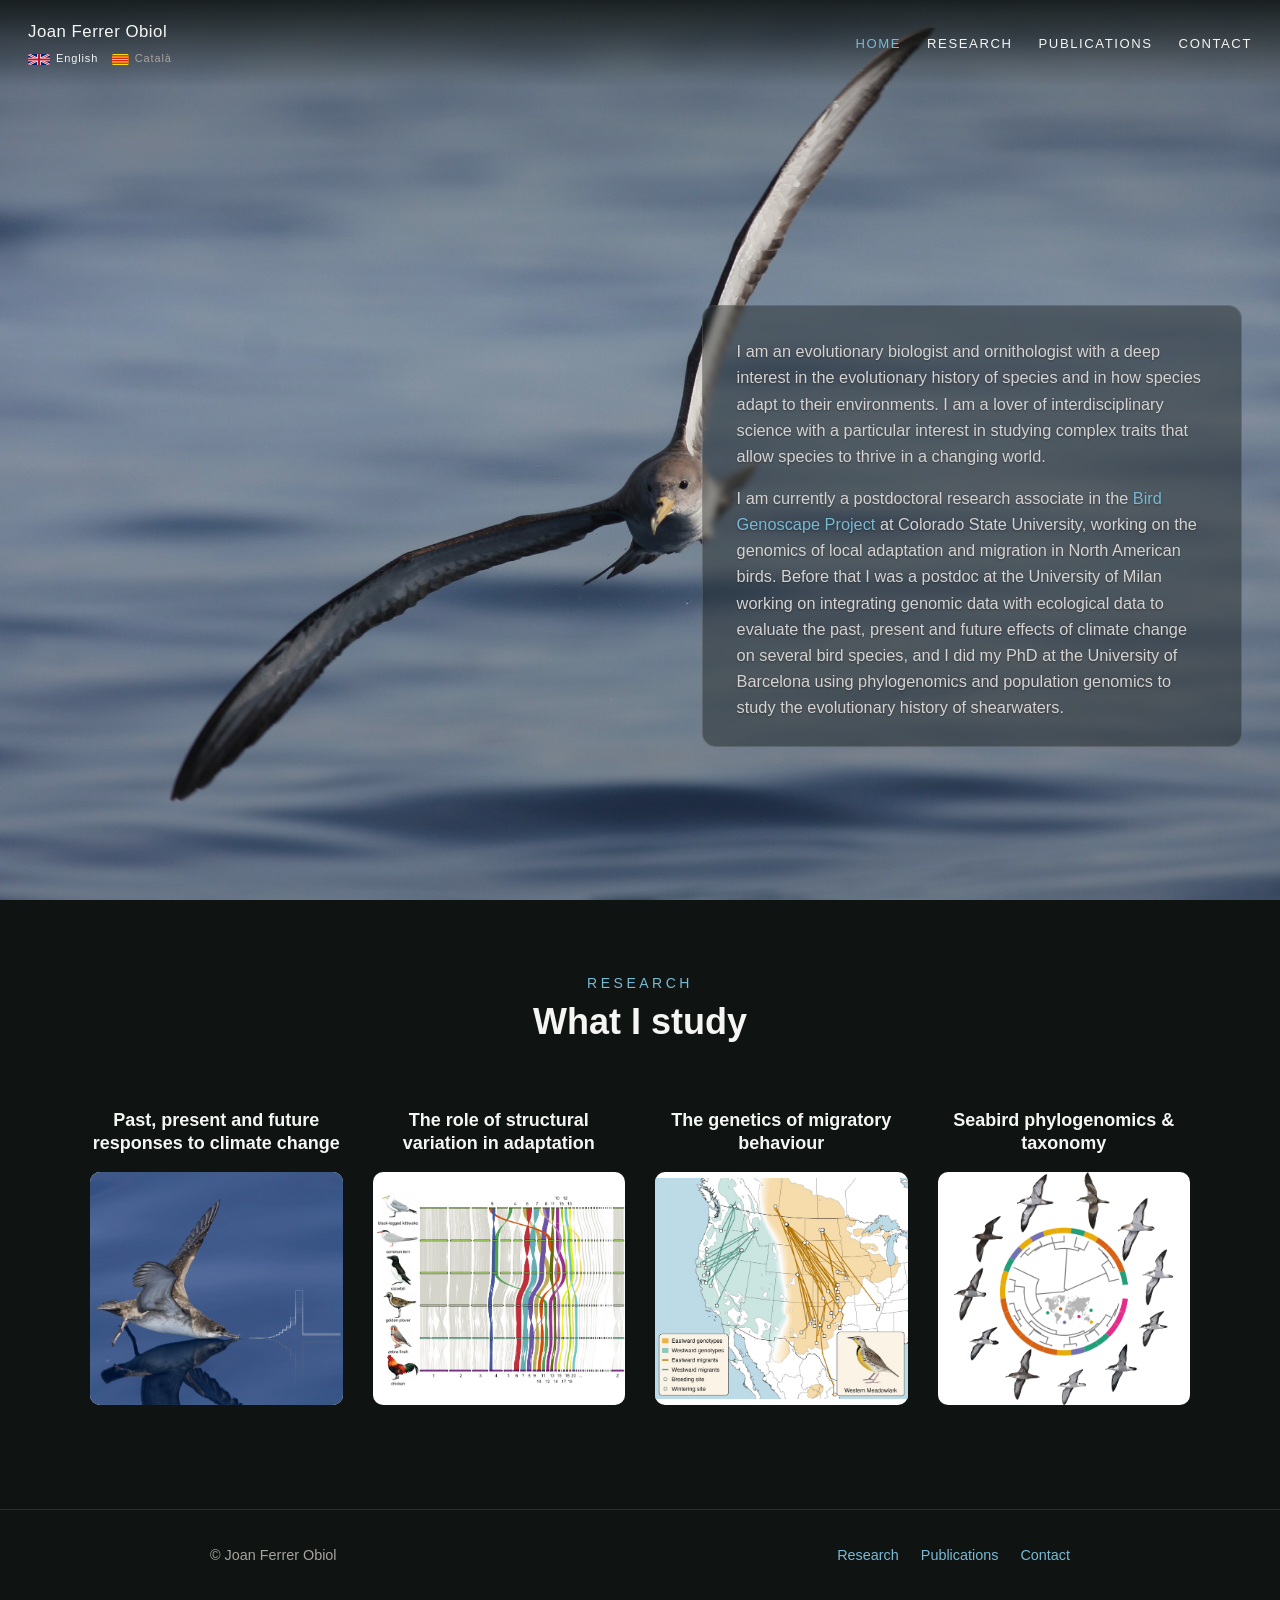
<file: index.html>
<!doctype html>
<html lang="en">
<head>
<meta charset="utf-8">
<meta name="viewport" content="width=device-width,initial-scale=1">
<title>Joan Ferrer Obiol</title>
<meta name="description" content="Joan Ferrer Obiol — evolutionary biologist and ornithologist. Genomics of adaptation and migratory behaviour in birds.">
<link rel="stylesheet" href="style.css">
</head>
<body>

<nav class="nav">
  <div class="brandblock">
    <a class="brand" href="index.html">Joan Ferrer Obiol</a>
    <div class="lang">
      <a class="on" href="index.html"><svg class="flag" viewBox="0 0 60 30" aria-hidden="true"><rect width="60" height="30" fill="#012169"/><path d="M0 0L60 30M60 0L0 30" stroke="#fff" stroke-width="6"/><path d="M0 0L60 30M60 0L0 30" stroke="#C8102E" stroke-width="2.5"/><path d="M30 0v30M0 15h60" stroke="#fff" stroke-width="10"/><path d="M30 0v30M0 15h60" stroke="#C8102E" stroke-width="6"/></svg>English</a>
      <a href="ca/index.html"><svg class="flag" viewBox="0 0 18 12" aria-hidden="true"><rect width="18" height="12" fill="#FCDD09"/><g fill="#DA121A"><rect y="1.333" width="18" height="1.333"/><rect y="4" width="18" height="1.333"/><rect y="6.667" width="18" height="1.333"/><rect y="9.333" width="18" height="1.333"/></g></svg>Català</a>
    </div>
  </div>
  <ul>
    <li><a class="active" href="index.html">Home</a></li>
    <li><a href="research.html">Research</a></li>
    <li><a href="publications.html">Publications</a></li>
    <li><a href="contact.html">Contact</a></li>
  </ul>
</nav>

<header class="hero hero-full">
  <div class="panel blurb">
    <p>I am an evolutionary biologist and ornithologist with a deep interest in the evolutionary history of species and in how species adapt to their environments. I am a lover of interdisciplinary science with a particular interest in studying complex traits that allow species to thrive in a changing world.</p>
    <p>I am currently a postdoctoral research associate in the <a href="https://www.birdgenoscape.org/">Bird Genoscape Project</a> at Colorado State University, working on the genomics of local adaptation and migration in North American birds. Before that I was a postdoc at the University of Milan working on integrating genomic data with ecological data to evaluate the past, present and future effects of climate change on several bird species, and I did my PhD at the University of Barcelona using phylogenomics and population genomics to study the evolutionary history of shearwaters.</p>
  </div>
</header>

<section class="study">
  <div class="in">
    <span class="kicker">Research</span>
    <h2>What I study</h2>
    <div class="grid">
      <a class="card" href="research.html#climate">
        <h3>Past, present and future responses to climate change</h3>
        <img src="assets/research/climate.jpg" alt="">
      </a>
      <a class="card" href="research.html#structural-variation">
        <h3>The role of structural variation in adaptation</h3>
        <img src="assets/research/genomes.jpg" alt="">
      </a>
      <a class="card" href="research.html#migration">
        <h3>The genetics of migratory behaviour</h3>
        <img src="assets/research/migration.jpg" alt="">
      </a>
      <a class="card" href="research.html#phylogenomics">
        <h3>Seabird phylogenomics &amp; taxonomy</h3>
        <img src="assets/research/phylogenomics.png" alt="">
      </a>
    </div>
  </div>
</section>

<footer class="foot">
  <div class="in">
    <span>&copy; Joan Ferrer Obiol</span>
    <a href="research.html">Research</a>
    <a href="publications.html">Publications</a>
    <a href="contact.html">Contact</a>
  </div>
</footer>

</body>
</html>
</file>
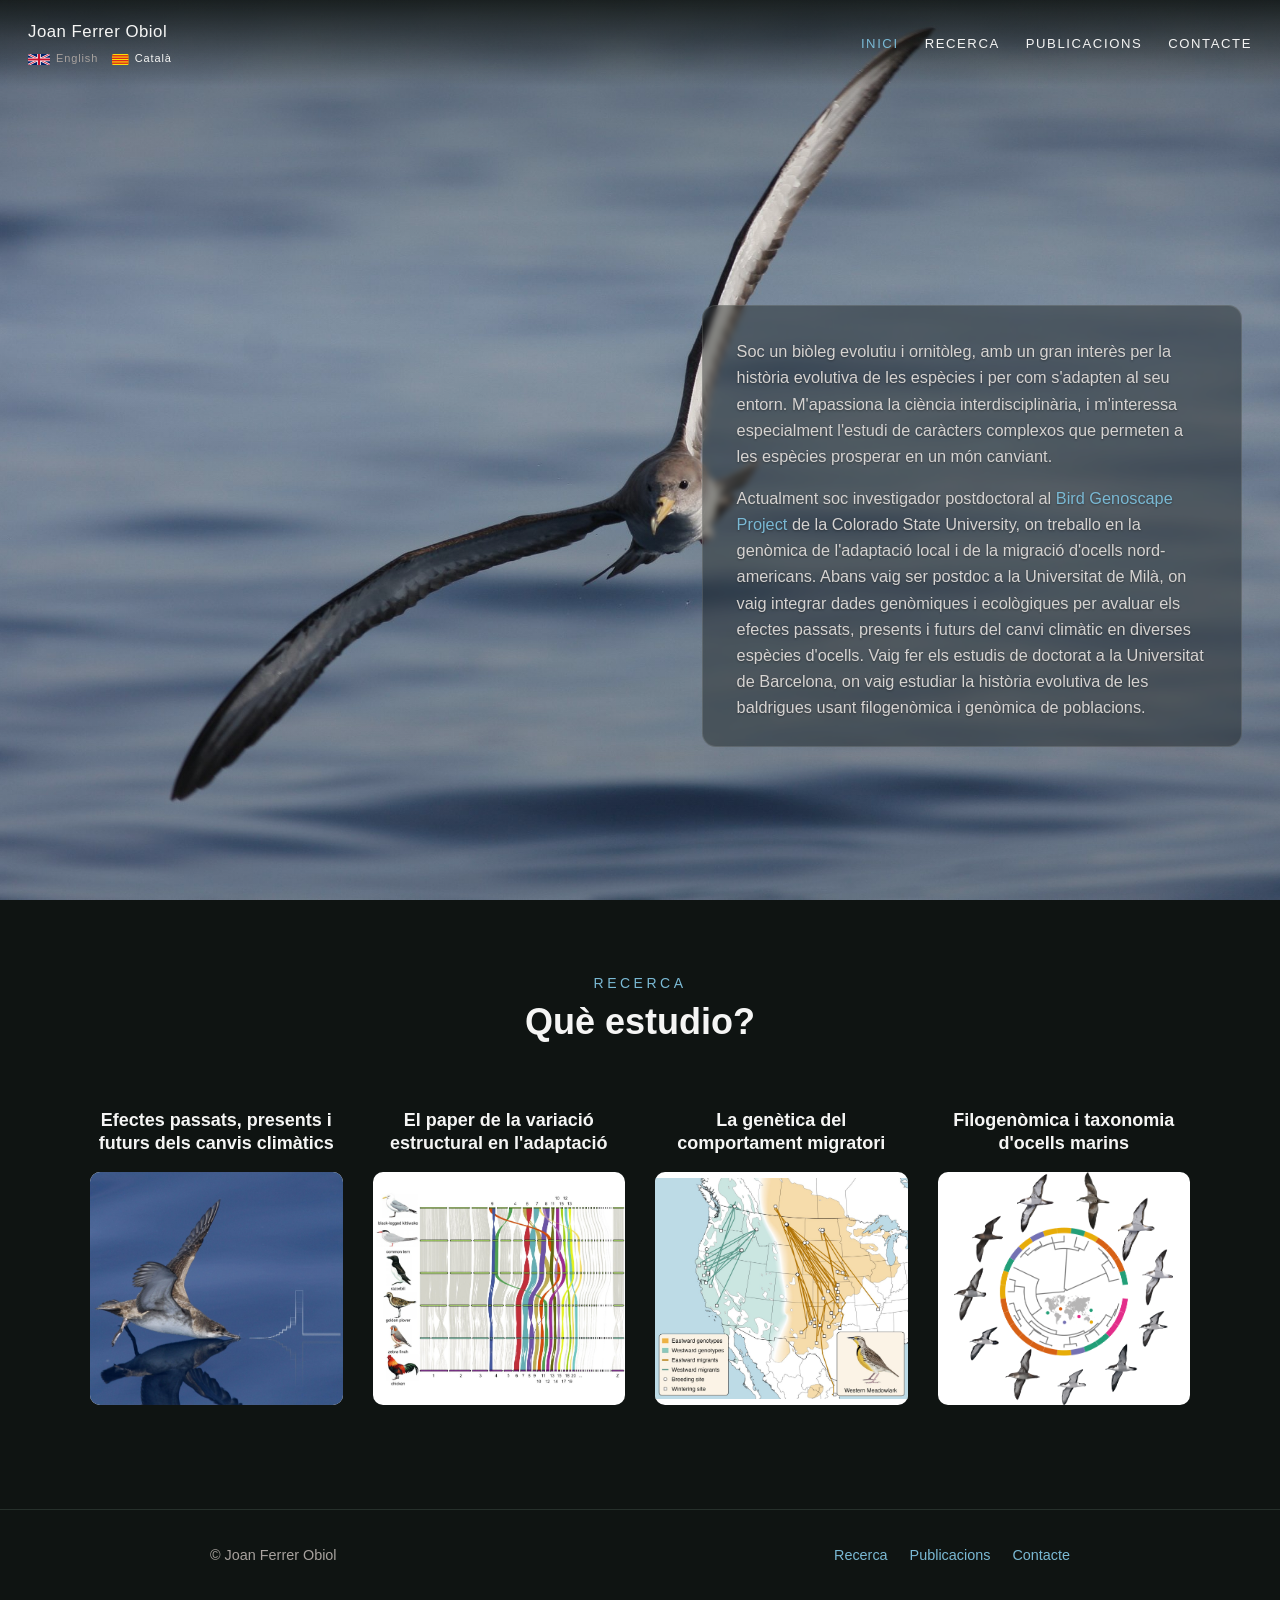
<file: ca/index.html>
<!doctype html>
<html lang="ca">
<head>
<meta charset="utf-8">
<meta name="viewport" content="width=device-width,initial-scale=1">
<title>Joan Ferrer Obiol</title>
<meta name="description" content="Joan Ferrer Obiol — biòleg evolutiu i ornitòleg. Genòmica de l'adaptació i del comportament migratori dels ocells.">
<link rel="stylesheet" href="../style.css">
</head>
<body>

<nav class="nav">
  <div class="brandblock">
    <a class="brand" href="index.html">Joan Ferrer Obiol</a>
    <div class="lang">
      <a href="../index.html"><svg class="flag" viewBox="0 0 60 30" aria-hidden="true"><rect width="60" height="30" fill="#012169"/><path d="M0 0L60 30M60 0L0 30" stroke="#fff" stroke-width="6"/><path d="M0 0L60 30M60 0L0 30" stroke="#C8102E" stroke-width="2.5"/><path d="M30 0v30M0 15h60" stroke="#fff" stroke-width="10"/><path d="M30 0v30M0 15h60" stroke="#C8102E" stroke-width="6"/></svg>English</a>
      <a class="on" href="index.html"><svg class="flag" viewBox="0 0 18 12" aria-hidden="true"><rect width="18" height="12" fill="#FCDD09"/><g fill="#DA121A"><rect y="1.333" width="18" height="1.333"/><rect y="4" width="18" height="1.333"/><rect y="6.667" width="18" height="1.333"/><rect y="9.333" width="18" height="1.333"/></g></svg>Català</a>
    </div>
  </div>
  <ul>
    <li><a class="active" href="index.html">Inici</a></li>
    <li><a href="research.html">Recerca</a></li>
    <li><a href="publications.html">Publicacions</a></li>
    <li><a href="contact.html">Contacte</a></li>
  </ul>
</nav>

<header class="hero hero-full" style="background-image: linear-gradient(rgba(10,14,12,.30), rgba(10,14,12,.06) 35%, rgba(10,14,12,.20)), url('../assets/hero.jpg'), radial-gradient(120% 90% at 30% 20%, #1e3a2f 0%, #0f1412 60%)">
  <div class="panel blurb">
    <p>Soc un biòleg evolutiu i ornitòleg, amb un gran interès per la història evolutiva de les espècies i per com s'adapten al seu entorn. M'apassiona la ciència interdisciplinària, i m'interessa especialment l'estudi de caràcters complexos que permeten a les espècies prosperar en un món canviant.</p>
    <p>Actualment soc investigador postdoctoral al <a href="https://www.birdgenoscape.org/">Bird Genoscape Project</a> de la Colorado State University, on treballo en la genòmica de l'adaptació local i de la migració d'ocells nord-americans. Abans vaig ser postdoc a la Universitat de Milà, on vaig integrar dades genòmiques i ecològiques per avaluar els efectes passats, presents i futurs del canvi climàtic en diverses espècies d'ocells. Vaig fer els estudis de doctorat a la Universitat de Barcelona, on vaig estudiar la història evolutiva de les baldrigues usant filogenòmica i genòmica de poblacions.</p>
  </div>
</header>

<section class="study">
  <div class="in">
    <span class="kicker">Recerca</span>
    <h2>Què estudio?</h2>
    <div class="grid">
      <a class="card" href="research.html#climate">
        <h3>Efectes passats, presents i futurs dels canvis climàtics</h3>
        <img src="../assets/research/climate.jpg" alt="">
      </a>
      <a class="card" href="research.html#structural-variation">
        <h3>El paper de la variació estructural en l'adaptació</h3>
        <img src="../assets/research/genomes.jpg" alt="">
      </a>
      <a class="card" href="research.html#migration">
        <h3>La genètica del comportament migratori</h3>
        <img src="../assets/research/migration.jpg" alt="">
      </a>
      <a class="card" href="research.html#phylogenomics">
        <h3>Filogenòmica i taxonomia d'ocells marins</h3>
        <img src="../assets/research/phylogenomics.png" alt="">
      </a>
    </div>
  </div>
</section>

<footer class="foot">
  <div class="in">
    <span>&copy; Joan Ferrer Obiol</span>
    <a href="research.html">Recerca</a>
    <a href="publications.html">Publicacions</a>
    <a href="contact.html">Contacte</a>
  </div>
</footer>

</body>
</html>
</file>
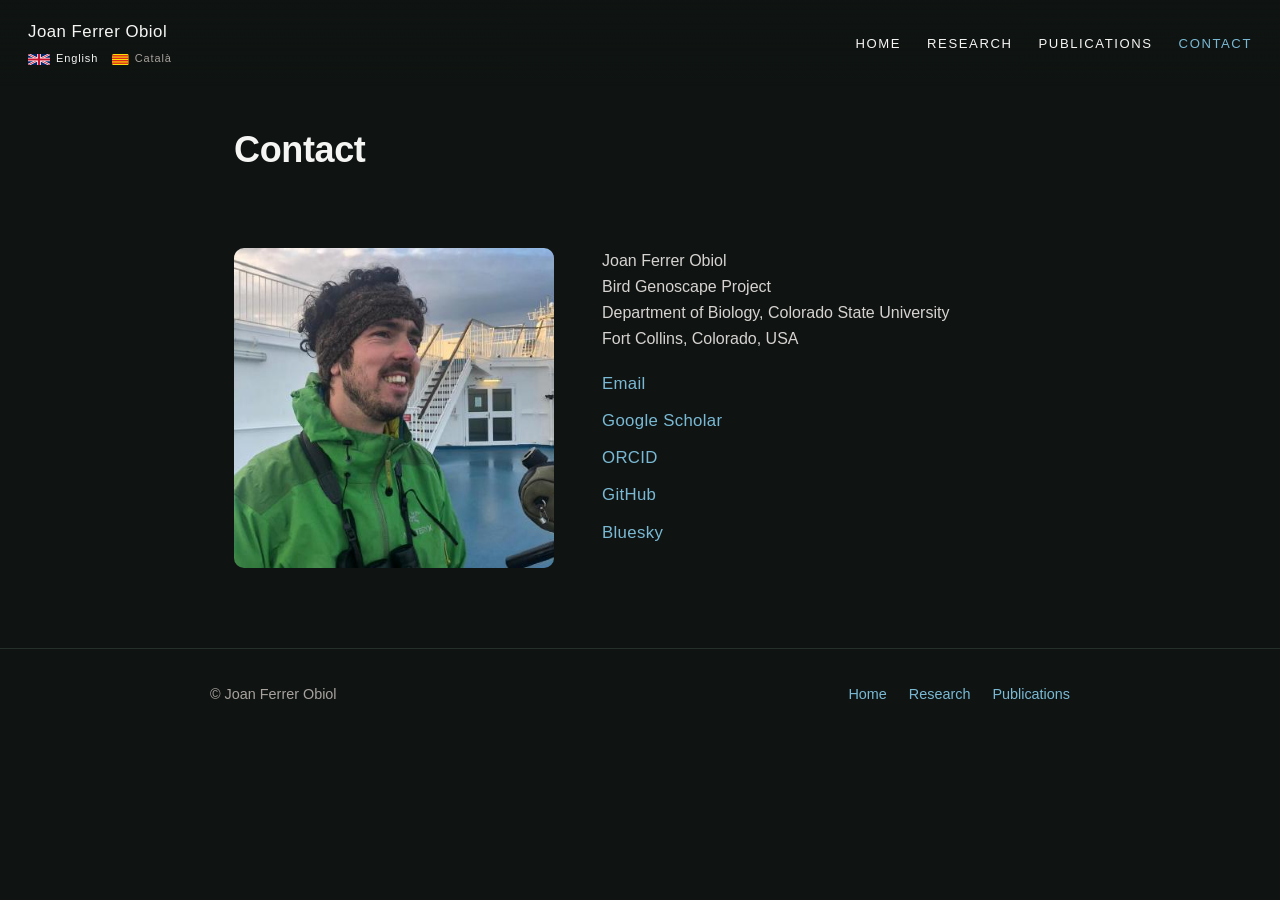
<file: contact.html>
<!doctype html>
<html lang="en">
<head>
<meta charset="utf-8">
<meta name="viewport" content="width=device-width,initial-scale=1">
<title>Contact — Joan Ferrer Obiol</title>
<link rel="stylesheet" href="style.css">
</head>
<body>

<nav class="nav">
  <div class="brandblock">
    <a class="brand" href="index.html">Joan Ferrer Obiol</a>
    <div class="lang">
      <a class="on" href="contact.html"><svg class="flag" viewBox="0 0 60 30" aria-hidden="true"><rect width="60" height="30" fill="#012169"/><path d="M0 0L60 30M60 0L0 30" stroke="#fff" stroke-width="6"/><path d="M0 0L60 30M60 0L0 30" stroke="#C8102E" stroke-width="2.5"/><path d="M30 0v30M0 15h60" stroke="#fff" stroke-width="10"/><path d="M30 0v30M0 15h60" stroke="#C8102E" stroke-width="6"/></svg>English</a>
      <a href="ca/contact.html"><svg class="flag" viewBox="0 0 18 12" aria-hidden="true"><rect width="18" height="12" fill="#FCDD09"/><g fill="#DA121A"><rect y="1.333" width="18" height="1.333"/><rect y="4" width="18" height="1.333"/><rect y="6.667" width="18" height="1.333"/><rect y="9.333" width="18" height="1.333"/></g></svg>Català</a>
    </div>
  </div>
  <ul>
    <li><a href="index.html">Home</a></li>
    <li><a href="research.html">Research</a></li>
    <li><a href="publications.html">Publications</a></li>
    <li><a class="active" href="contact.html">Contact</a></li>
  </ul>
</nav>

<header class="page-head">
  <h1>Contact</h1>
</header>

<main class="wrap">
  <section class="contact">
    <img src="assets/joan.jpg" alt="Joan Ferrer Obiol">
    <div>
      <p>Joan Ferrer Obiol<br>
      Bird Genoscape Project<br>
      Department of Biology, Colorado State University<br>
      Fort Collins, Colorado, USA</p>
      <ul class="links">
        <li><a href="mailto:joan.ferrer.obiol@gmail.com">Email</a></li>
        <li><a href="https://scholar.google.com/citations?user=b0eXJ-oAAAAJ">Google Scholar</a></li>
        <li><a href="https://orcid.org/0000-0002-1184-5434">ORCID</a></li>
        <li><a href="https://github.com/jferrerobiol">GitHub</a></li>
        <li><a href="https://bsky.app/profile/joanferrerobiol.bsky.social">Bluesky</a></li>
      </ul>
    </div>
  </section>
</main>

<footer class="foot">
  <div class="in">
    <span>&copy; Joan Ferrer Obiol</span>
    <a href="index.html">Home</a>
    <a href="research.html">Research</a>
    <a href="publications.html">Publications</a>
  </div>
</footer>

</body>
</html>
</file>
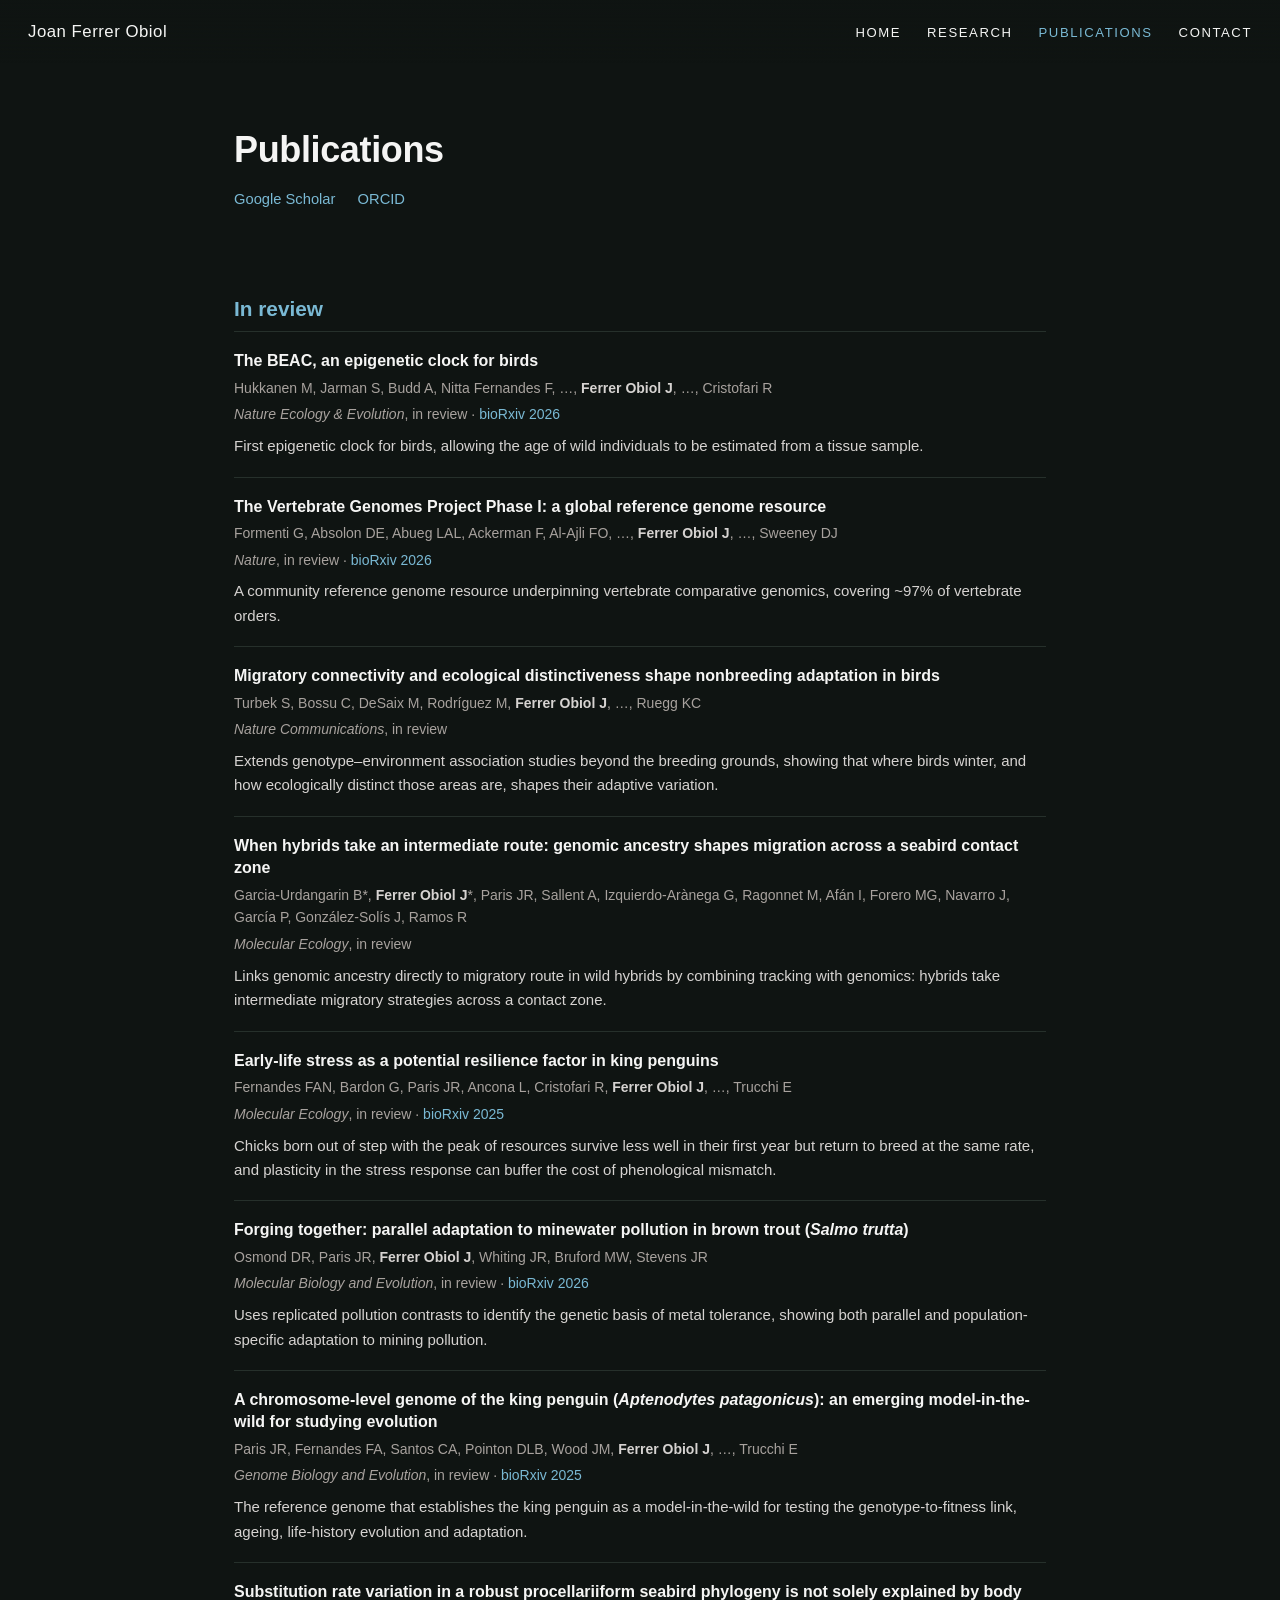
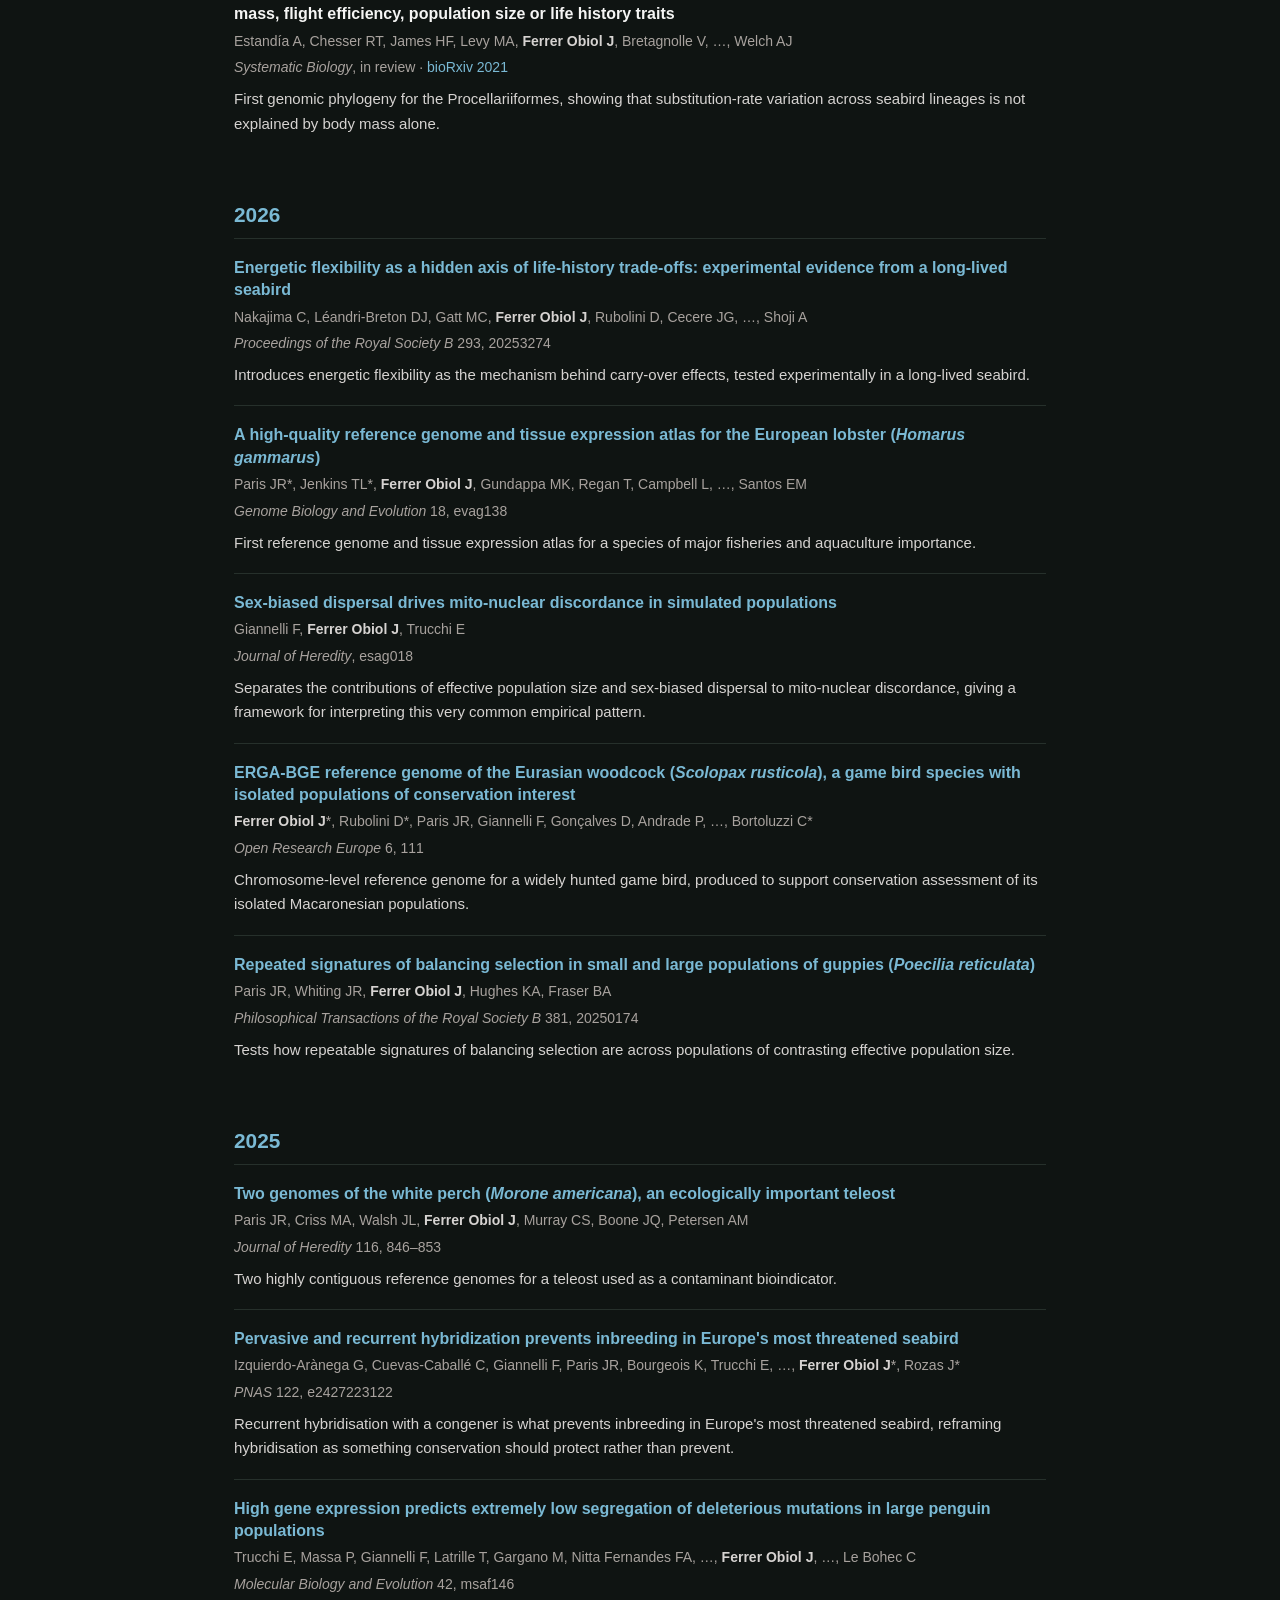
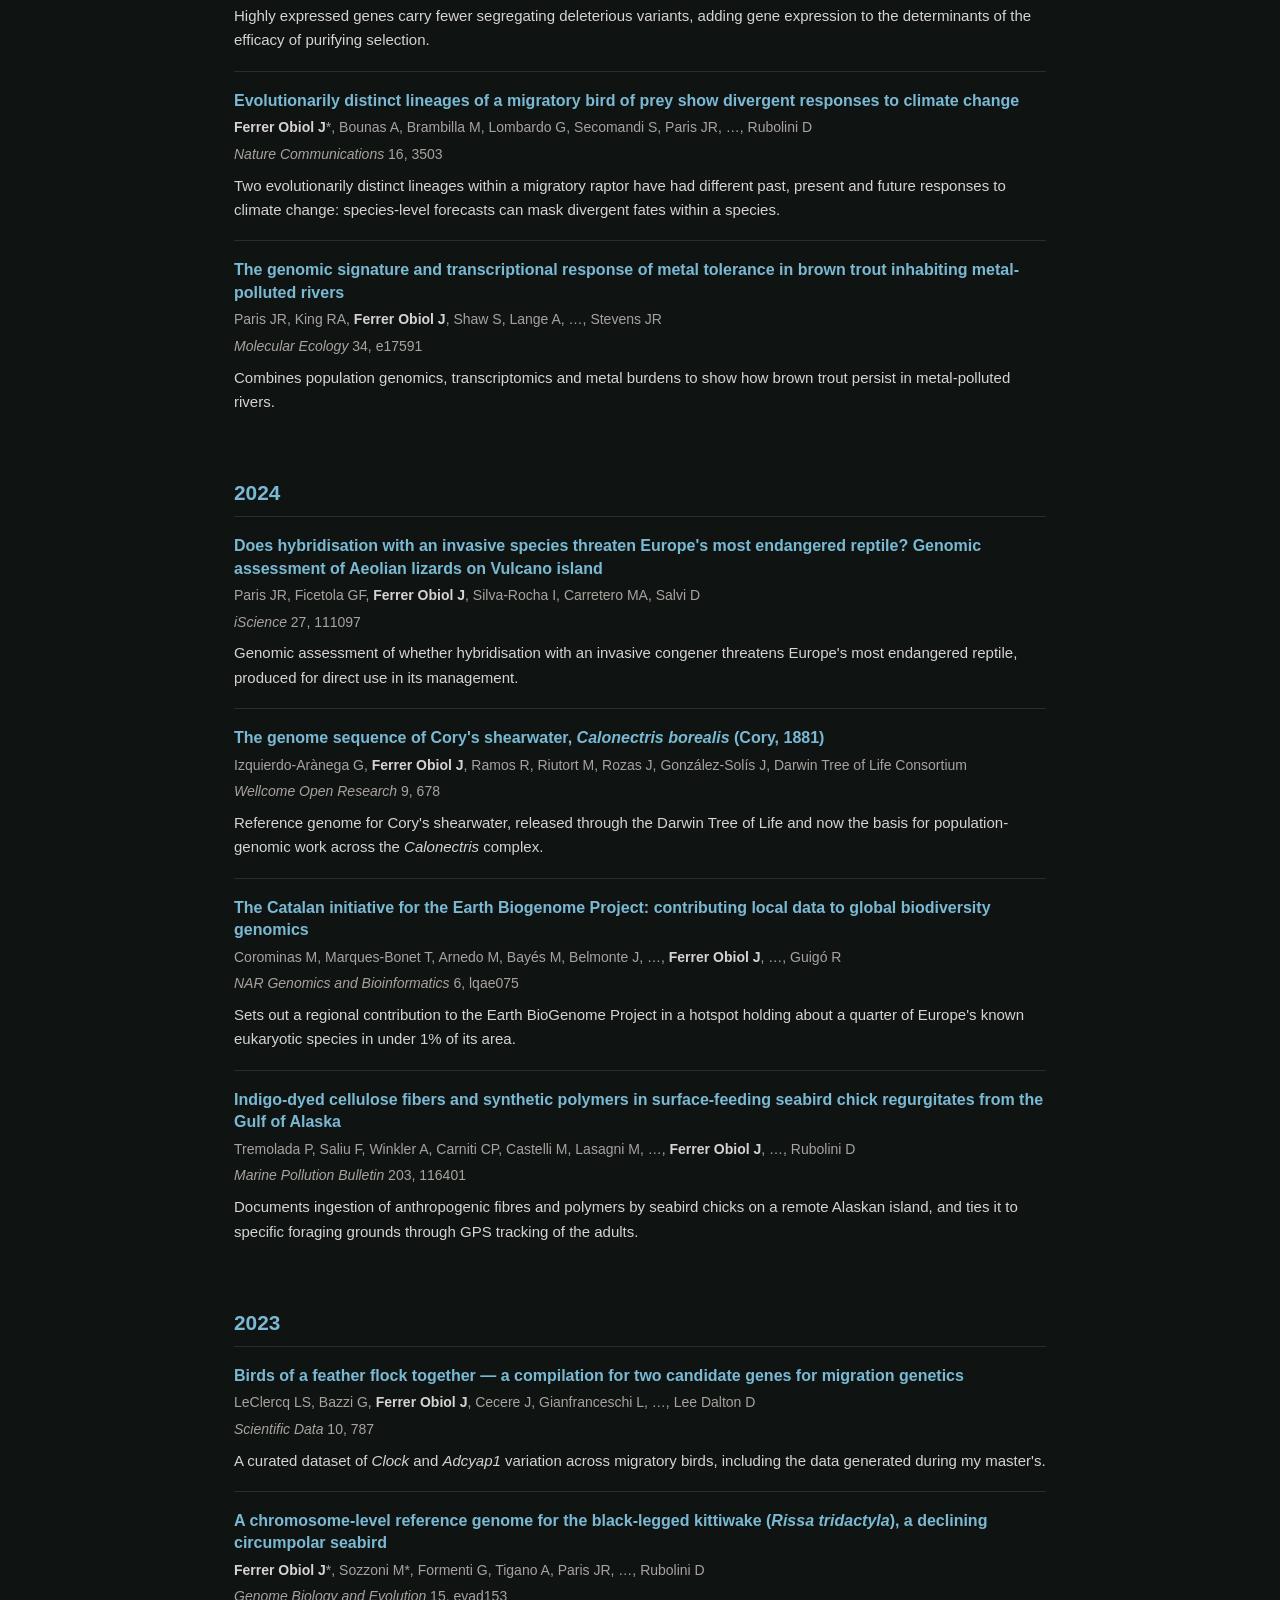
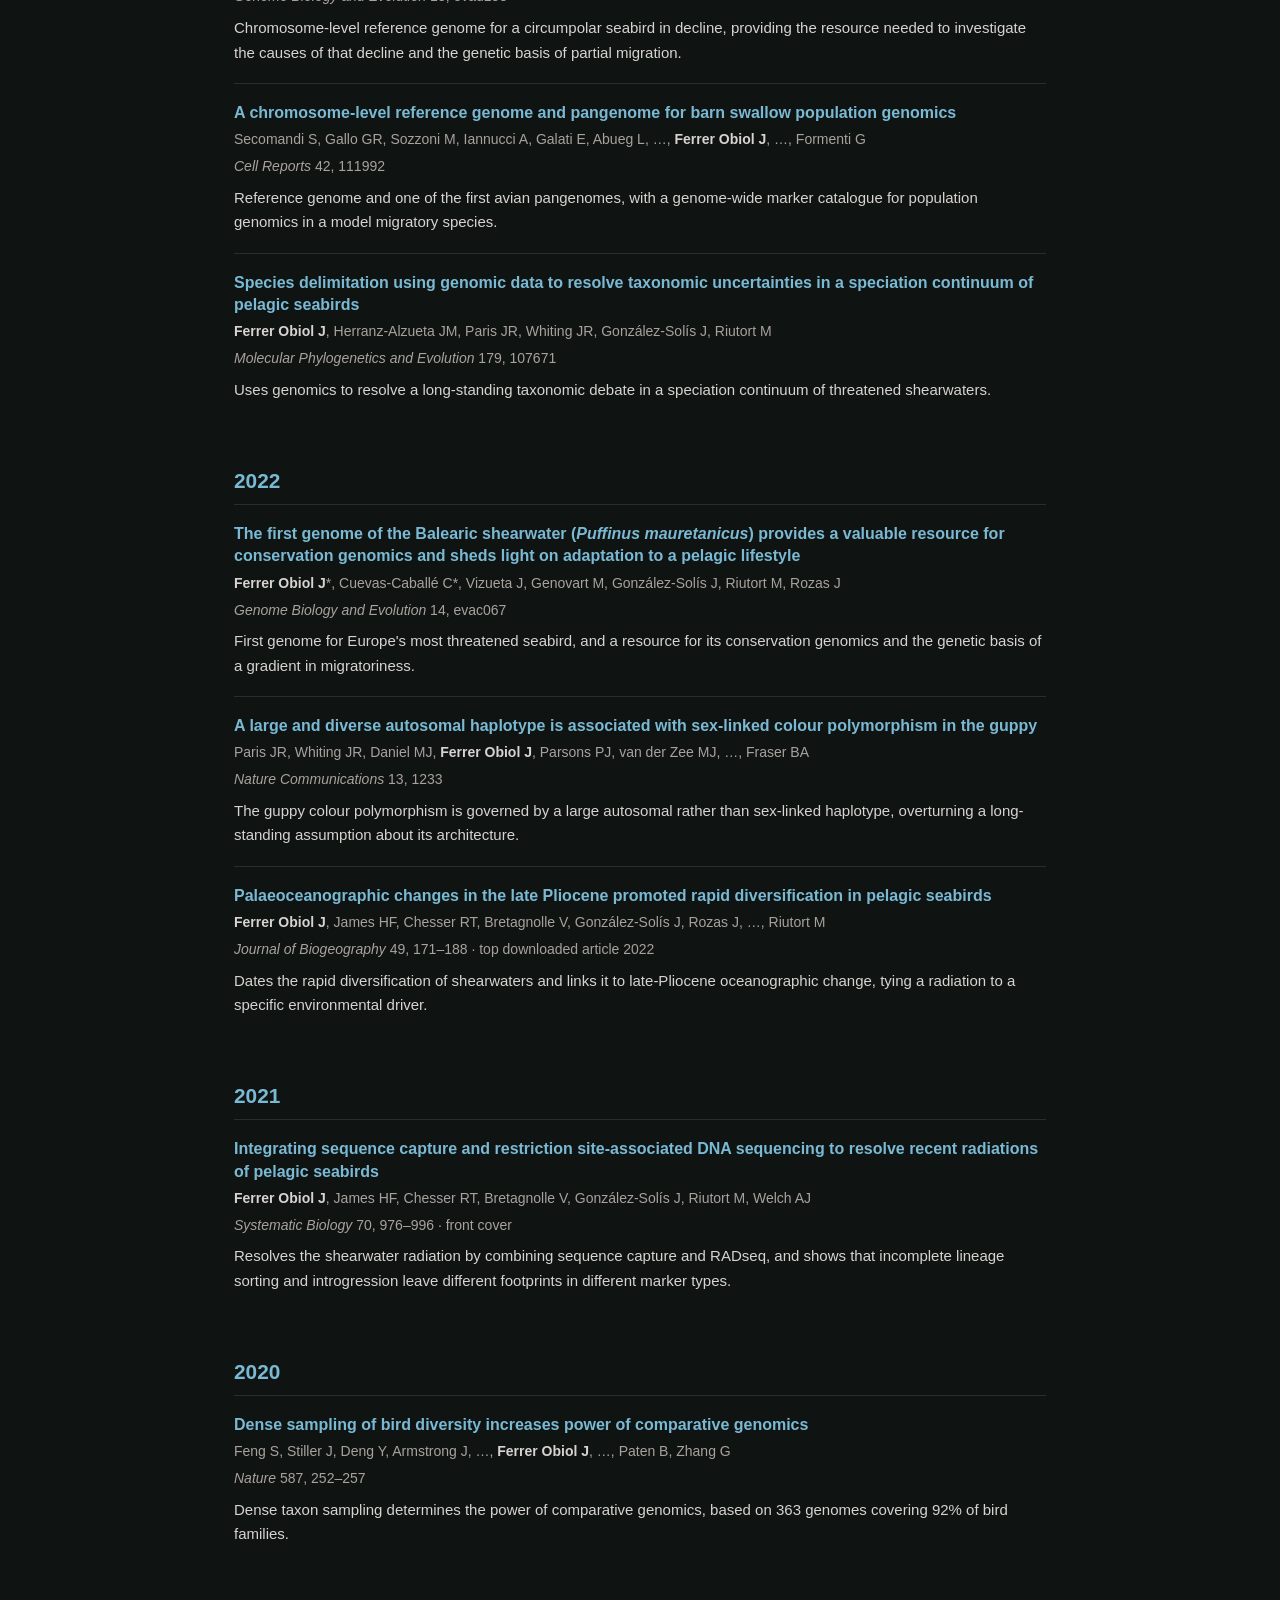
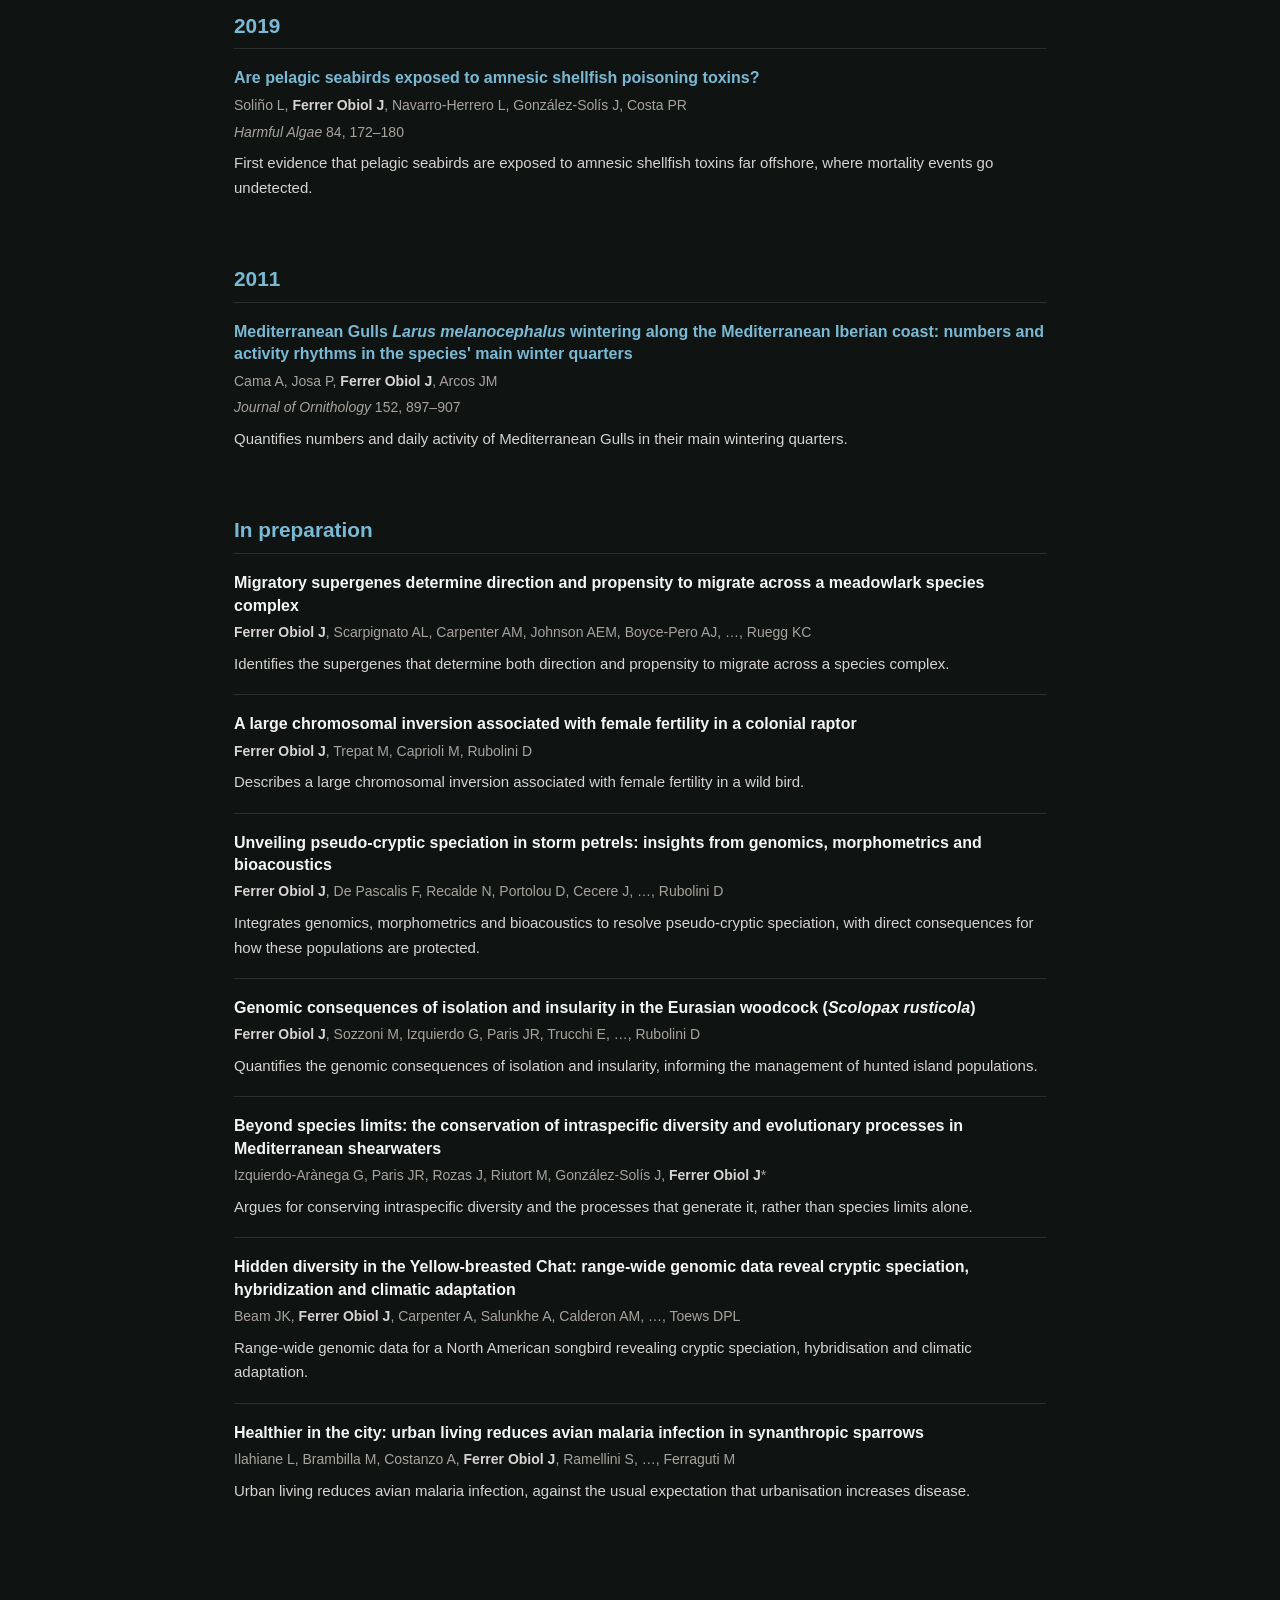
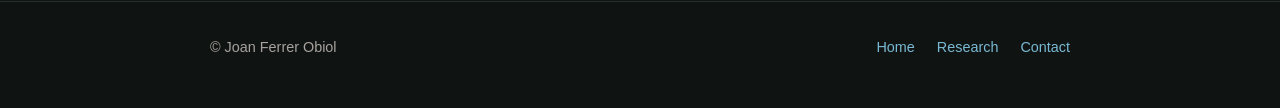
<file: publications.html>
<!doctype html>
<html lang="en">
<head>
<meta charset="utf-8">
<meta name="viewport" content="width=device-width,initial-scale=1">
<title>Publications — Joan Ferrer Obiol</title>
<link rel="stylesheet" href="style.css">
</head>
<body>

<nav class="nav">
  <a class="brand" href="index.html">Joan Ferrer Obiol</a>
  <ul>
    <li><a href="index.html">Home</a></li>
    <li><a href="research.html">Research</a></li>
    <li><a class="active" href="publications.html">Publications</a></li>
    <li><a href="contact.html">Contact</a></li>
  </ul>
</nav>

<header class="page-head">
  <h1>Publications</h1>
  <p class="pub-tools">
    <a href="https://scholar.google.com/citations?user=b0eXJ-oAAAAJ">Google Scholar</a>
    <a href="https://orcid.org/0000-0002-1184-5434">ORCID</a>
  </p>
</header>

<main class="wrap">

  <h2 class="year first">In review</h2>

  <div class="pub">
    <span class="t">The BEAC, an epigenetic clock for birds</span>
    <span class="a">Hukkanen M, Jarman S, Budd A, Nitta Fernandes F, …, <b>Ferrer Obiol J</b>, …, Cristofari R</span>
    <span class="j"><em>Nature Ecology &amp; Evolution</em>, in review &middot; <a href="https://doi.org/10.64898/2026.08.14.744821">bioRxiv 2026</a></span>
    <span class="s">First epigenetic clock for birds, allowing the age of wild individuals to be estimated from a tissue sample.</span>
  </div>

  <div class="pub">
    <span class="t">The Vertebrate Genomes Project Phase I: a global reference genome resource</span>
    <span class="a">Formenti G, Absolon DE, Abueg LAL, Ackerman F, Al-Ajli FO, …, <b>Ferrer Obiol J</b>, …, Sweeney DJ</span>
    <span class="j"><em>Nature</em>, in review &middot; <a href="https://doi.org/10.64898/2026.06.24.732306">bioRxiv 2026</a></span>
    <span class="s">A community reference genome resource underpinning vertebrate comparative genomics, covering ~97% of vertebrate orders.</span>
  </div>

  <div class="pub">
    <span class="t">Migratory connectivity and ecological distinctiveness shape nonbreeding adaptation in birds</span>
    <span class="a">Turbek S, Bossu C, DeSaix M, Rodríguez M, <b>Ferrer Obiol J</b>, …, Ruegg KC</span>
    <span class="j"><em>Nature Communications</em>, in review</span>
    <span class="s">Extends genotype–environment association studies beyond the breeding grounds, showing that where birds winter, and how ecologically distinct those areas are, shapes their adaptive variation.</span>
  </div>

  <div class="pub">
    <span class="t">When hybrids take an intermediate route: genomic ancestry shapes migration across a seabird contact zone</span>
    <span class="a">Garcia-Urdangarin B*, <b>Ferrer Obiol J</b>*, Paris JR, Sallent A, Izquierdo-Arànega G, Ragonnet M, Afán I, Forero MG, Navarro J, García P, González-Solís J, Ramos R</span>
    <span class="j"><em>Molecular Ecology</em>, in review</span>
    <span class="s">Links genomic ancestry directly to migratory route in wild hybrids by combining tracking with genomics: hybrids take intermediate migratory strategies across a contact zone.</span>
  </div>

  <div class="pub">
    <span class="t">Early-life stress as a potential resilience factor in king penguins</span>
    <span class="a">Fernandes FAN, Bardon G, Paris JR, Ancona L, Cristofari R, <b>Ferrer Obiol J</b>, …, Trucchi E</span>
    <span class="j"><em>Molecular Ecology</em>, in review &middot; <a href="https://doi.org/10.1101/2025.07.10.663151">bioRxiv 2025</a></span>
    <span class="s">Chicks born out of step with the peak of resources survive less well in their first year but return to breed at the same rate, and plasticity in the stress response can buffer the cost of phenological mismatch.</span>
  </div>

  <div class="pub">
    <span class="t">Forging together: parallel adaptation to minewater pollution in brown trout (<em>Salmo trutta</em>)</span>
    <span class="a">Osmond DR, Paris JR, <b>Ferrer Obiol J</b>, Whiting JR, Bruford MW, Stevens JR</span>
    <span class="j"><em>Molecular Biology and Evolution</em>, in review &middot; <a href="https://doi.org/10.64898/2026.06.09.731039">bioRxiv 2026</a></span>
    <span class="s">Uses replicated pollution contrasts to identify the genetic basis of metal tolerance, showing both parallel and population-specific adaptation to mining pollution.</span>
  </div>

  <div class="pub">
    <span class="t">A chromosome-level genome of the king penguin (<em>Aptenodytes patagonicus</em>): an emerging model-in-the-wild for studying evolution</span>
    <span class="a">Paris JR, Fernandes FA, Santos CA, Pointon DLB, Wood JM, <b>Ferrer Obiol J</b>, …, Trucchi E</span>
    <span class="j"><em>Genome Biology and Evolution</em>, in review &middot; <a href="https://doi.org/10.1101/2025.03.13.642884">bioRxiv 2025</a></span>
    <span class="s">The reference genome that establishes the king penguin as a model-in-the-wild for testing the genotype-to-fitness link, ageing, life-history evolution and adaptation.</span>
  </div>

  <div class="pub">
    <span class="t">Substitution rate variation in a robust procellariiform seabird phylogeny is not solely explained by body mass, flight efficiency, population size or life history traits</span>
    <span class="a">Estandía A, Chesser RT, James HF, Levy MA, <b>Ferrer Obiol J</b>, Bretagnolle V, …, Welch AJ</span>
    <span class="j"><em>Systematic Biology</em>, in review &middot; <a href="https://doi.org/10.1101/2021.07.27.453752">bioRxiv 2021</a></span>
    <span class="s">First genomic phylogeny for the Procellariiformes, showing that substitution-rate variation across seabird lineages is not explained by body mass alone.</span>
  </div>

  <h2 class="year">2026</h2>

  <div class="pub">
    <span class="t"><a href="https://doi.org/10.1098/rspb.2025.3274">Energetic flexibility as a hidden axis of life-history trade-offs: experimental evidence from a long-lived seabird</a></span>
    <span class="a">Nakajima C, Léandri-Breton DJ, Gatt MC, <b>Ferrer Obiol J</b>, Rubolini D, Cecere JG, …, Shoji A</span>
    <span class="j"><em>Proceedings of the Royal Society B</em> 293, 20253274</span>
    <span class="s">Introduces energetic flexibility as the mechanism behind carry-over effects, tested experimentally in a long-lived seabird.</span>
  </div>

  <div class="pub">
    <span class="t"><a href="https://doi.org/10.1093/gbe/evag138">A high-quality reference genome and tissue expression atlas for the European lobster (<em>Homarus gammarus</em>)</a></span>
    <span class="a">Paris JR*, Jenkins TL*, <b>Ferrer Obiol J</b>, Gundappa MK, Regan T, Campbell L, …, Santos EM</span>
    <span class="j"><em>Genome Biology and Evolution</em> 18, evag138</span>
    <span class="s">First reference genome and tissue expression atlas for a species of major fisheries and aquaculture importance.</span>
  </div>

  <div class="pub">
    <span class="t"><a href="https://doi.org/10.1093/jhered/esag018">Sex-biased dispersal drives mito-nuclear discordance in simulated populations</a></span>
    <span class="a">Giannelli F, <b>Ferrer Obiol J</b>, Trucchi E</span>
    <span class="j"><em>Journal of Heredity</em>, esag018</span>
    <span class="s">Separates the contributions of effective population size and sex-biased dispersal to mito-nuclear discordance, giving a framework for interpreting this very common empirical pattern.</span>
  </div>

  <div class="pub">
    <span class="t"><a href="https://doi.org/10.12688/openreseurope.23370.1">ERGA-BGE reference genome of the Eurasian woodcock (<em>Scolopax rusticola</em>), a game bird species with isolated populations of conservation interest</a></span>
    <span class="a"><b>Ferrer Obiol J</b>*, Rubolini D*, Paris JR, Giannelli F, Gonçalves D, Andrade P, …, Bortoluzzi C*</span>
    <span class="j"><em>Open Research Europe</em> 6, 111</span>
    <span class="s">Chromosome-level reference genome for a widely hunted game bird, produced to support conservation assessment of its isolated Macaronesian populations.</span>
  </div>

  <div class="pub">
    <span class="t"><a href="https://doi.org/10.1098/rstb.2025.0174">Repeated signatures of balancing selection in small and large populations of guppies (<em>Poecilia reticulata</em>)</a></span>
    <span class="a">Paris JR, Whiting JR, <b>Ferrer Obiol J</b>, Hughes KA, Fraser BA</span>
    <span class="j"><em>Philosophical Transactions of the Royal Society B</em> 381, 20250174</span>
    <span class="s">Tests how repeatable signatures of balancing selection are across populations of contrasting effective population size.</span>
  </div>

  <h2 class="year">2025</h2>

  <div class="pub">
    <span class="t"><a href="https://doi.org/10.1093/jhered/esaf034">Two genomes of the white perch (<em>Morone americana</em>), an ecologically important teleost</a></span>
    <span class="a">Paris JR, Criss MA, Walsh JL, <b>Ferrer Obiol J</b>, Murray CS, Boone JQ, Petersen AM</span>
    <span class="j"><em>Journal of Heredity</em> 116, 846–853</span>
    <span class="s">Two highly contiguous reference genomes for a teleost used as a contaminant bioindicator.</span>
  </div>

  <div class="pub">
    <span class="t"><a href="https://doi.org/10.1073/pnas.2427223122">Pervasive and recurrent hybridization prevents inbreeding in Europe's most threatened seabird</a></span>
    <span class="a">Izquierdo-Arànega G, Cuevas-Caballé C, Giannelli F, Paris JR, Bourgeois K, Trucchi E, …, <b>Ferrer Obiol J</b>*, Rozas J*</span>
    <span class="j"><em>PNAS</em> 122, e2427223122</span>
    <span class="s">Recurrent hybridisation with a congener is what prevents inbreeding in Europe's most threatened seabird, reframing hybridisation as something conservation should protect rather than prevent.</span>
  </div>

  <div class="pub">
    <span class="t"><a href="https://doi.org/10.1093/molbev/msaf146">High gene expression predicts extremely low segregation of deleterious mutations in large penguin populations</a></span>
    <span class="a">Trucchi E, Massa P, Giannelli F, Latrille T, Gargano M, Nitta Fernandes FA, …, <b>Ferrer Obiol J</b>, …, Le Bohec C</span>
    <span class="j"><em>Molecular Biology and Evolution</em> 42, msaf146</span>
    <span class="s">Highly expressed genes carry fewer segregating deleterious variants, adding gene expression to the determinants of the efficacy of purifying selection.</span>
  </div>

  <div class="pub">
    <span class="t"><a href="https://doi.org/10.1038/s41467-025-58617-5">Evolutionarily distinct lineages of a migratory bird of prey show divergent responses to climate change</a></span>
    <span class="a"><b>Ferrer Obiol J</b>*, Bounas A, Brambilla M, Lombardo G, Secomandi S, Paris JR, …, Rubolini D</span>
    <span class="j"><em>Nature Communications</em> 16, 3503</span>
    <span class="s">Two evolutionarily distinct lineages within a migratory raptor have had different past, present and future responses to climate change: species-level forecasts can mask divergent fates within a species.</span>
  </div>

  <div class="pub">
    <span class="t"><a href="https://doi.org/10.1111/mec.17591">The genomic signature and transcriptional response of metal tolerance in brown trout inhabiting metal-polluted rivers</a></span>
    <span class="a">Paris JR, King RA, <b>Ferrer Obiol J</b>, Shaw S, Lange A, …, Stevens JR</span>
    <span class="j"><em>Molecular Ecology</em> 34, e17591</span>
    <span class="s">Combines population genomics, transcriptomics and metal burdens to show how brown trout persist in metal-polluted rivers.</span>
  </div>

  <h2 class="year">2024</h2>

  <div class="pub">
    <span class="t"><a href="https://doi.org/10.1016/j.isci.2024.111097">Does hybridisation with an invasive species threaten Europe's most endangered reptile? Genomic assessment of Aeolian lizards on Vulcano island</a></span>
    <span class="a">Paris JR, Ficetola GF, <b>Ferrer Obiol J</b>, Silva-Rocha I, Carretero MA, Salvi D</span>
    <span class="j"><em>iScience</em> 27, 111097</span>
    <span class="s">Genomic assessment of whether hybridisation with an invasive congener threatens Europe's most endangered reptile, produced for direct use in its management.</span>
  </div>

  <div class="pub">
    <span class="t"><a href="https://doi.org/10.12688/wellcomeopenres.23354.1">The genome sequence of Cory's shearwater, <em>Calonectris borealis</em> (Cory, 1881)</a></span>
    <span class="a">Izquierdo-Arànega G, <b>Ferrer Obiol J</b>, Ramos R, Riutort M, Rozas J, González-Solís J, Darwin Tree of Life Consortium</span>
    <span class="j"><em>Wellcome Open Research</em> 9, 678</span>
    <span class="s">Reference genome for Cory's shearwater, released through the Darwin Tree of Life and now the basis for population-genomic work across the <em>Calonectris</em> complex.</span>
  </div>

  <div class="pub">
    <span class="t"><a href="https://doi.org/10.1093/nargab/lqae075">The Catalan initiative for the Earth Biogenome Project: contributing local data to global biodiversity genomics</a></span>
    <span class="a">Corominas M, Marques-Bonet T, Arnedo M, Bayés M, Belmonte J, …, <b>Ferrer Obiol J</b>, …, Guigó R</span>
    <span class="j"><em>NAR Genomics and Bioinformatics</em> 6, lqae075</span>
    <span class="s">Sets out a regional contribution to the Earth BioGenome Project in a hotspot holding about a quarter of Europe's known eukaryotic species in under 1% of its area.</span>
  </div>

  <div class="pub">
    <span class="t"><a href="https://doi.org/10.1016/j.marpolbul.2024.116401">Indigo-dyed cellulose fibers and synthetic polymers in surface-feeding seabird chick regurgitates from the Gulf of Alaska</a></span>
    <span class="a">Tremolada P, Saliu F, Winkler A, Carniti CP, Castelli M, Lasagni M, …, <b>Ferrer Obiol J</b>, …, Rubolini D</span>
    <span class="j"><em>Marine Pollution Bulletin</em> 203, 116401</span>
    <span class="s">Documents ingestion of anthropogenic fibres and polymers by seabird chicks on a remote Alaskan island, and ties it to specific foraging grounds through GPS tracking of the adults.</span>
  </div>

  <h2 class="year">2023</h2>

  <div class="pub">
    <span class="t"><a href="https://doi.org/10.1038/s41597-023-02717-8">Birds of a feather flock together — a compilation for two candidate genes for migration genetics</a></span>
    <span class="a">LeClercq LS, Bazzi G, <b>Ferrer Obiol J</b>, Cecere J, Gianfranceschi L, …, Lee Dalton D</span>
    <span class="j"><em>Scientific Data</em> 10, 787</span>
    <span class="s">A curated dataset of <em>Clock</em> and <em>Adcyap1</em> variation across migratory birds, including the data generated during my master's.</span>
  </div>

  <div class="pub">
    <span class="t"><a href="https://doi.org/10.1093/gbe/evad153">A chromosome-level reference genome for the black-legged kittiwake (<em>Rissa tridactyla</em>), a declining circumpolar seabird</a></span>
    <span class="a"><b>Ferrer Obiol J</b>*, Sozzoni M*, Formenti G, Tigano A, Paris JR, …, Rubolini D</span>
    <span class="j"><em>Genome Biology and Evolution</em> 15, evad153</span>
    <span class="s">Chromosome-level reference genome for a circumpolar seabird in decline, providing the resource needed to investigate the causes of that decline and the genetic basis of partial migration.</span>
  </div>

  <div class="pub">
    <span class="t"><a href="https://doi.org/10.1016/j.celrep.2023.111992">A chromosome-level reference genome and pangenome for barn swallow population genomics</a></span>
    <span class="a">Secomandi S, Gallo GR, Sozzoni M, Iannucci A, Galati E, Abueg L, …, <b>Ferrer Obiol J</b>, …, Formenti G</span>
    <span class="j"><em>Cell Reports</em> 42, 111992</span>
    <span class="s">Reference genome and one of the first avian pangenomes, with a genome-wide marker catalogue for population genomics in a model migratory species.</span>
  </div>

  <div class="pub">
    <span class="t"><a href="https://doi.org/10.1016/j.ympev.2022.107671">Species delimitation using genomic data to resolve taxonomic uncertainties in a speciation continuum of pelagic seabirds</a></span>
    <span class="a"><b>Ferrer Obiol J</b>, Herranz-Alzueta JM, Paris JR, Whiting JR, González-Solís J, Riutort M</span>
    <span class="j"><em>Molecular Phylogenetics and Evolution</em> 179, 107671</span>
    <span class="s">Uses genomics to resolve a long-standing taxonomic debate in a speciation continuum of threatened shearwaters.</span>
  </div>

  <h2 class="year">2022</h2>

  <div class="pub">
    <span class="t"><a href="https://doi.org/10.1093/gbe/evac067">The first genome of the Balearic shearwater (<em>Puffinus mauretanicus</em>) provides a valuable resource for conservation genomics and sheds light on adaptation to a pelagic lifestyle</a></span>
    <span class="a"><b>Ferrer Obiol J</b>*, Cuevas-Caballé C*, Vizueta J, Genovart M, González-Solís J, Riutort M, Rozas J</span>
    <span class="j"><em>Genome Biology and Evolution</em> 14, evac067</span>
    <span class="s">First genome for Europe's most threatened seabird, and a resource for its conservation genomics and the genetic basis of a gradient in migratoriness.</span>
  </div>

  <div class="pub">
    <span class="t"><a href="https://doi.org/10.1038/s41467-022-28895-4">A large and diverse autosomal haplotype is associated with sex-linked colour polymorphism in the guppy</a></span>
    <span class="a">Paris JR, Whiting JR, Daniel MJ, <b>Ferrer Obiol J</b>, Parsons PJ, van der Zee MJ, …, Fraser BA</span>
    <span class="j"><em>Nature Communications</em> 13, 1233</span>
    <span class="s">The guppy colour polymorphism is governed by a large autosomal rather than sex-linked haplotype, overturning a long-standing assumption about its architecture.</span>
  </div>

  <div class="pub">
    <span class="t"><a href="https://doi.org/10.1111/jbi.14291">Palaeoceanographic changes in the late Pliocene promoted rapid diversification in pelagic seabirds</a></span>
    <span class="a"><b>Ferrer Obiol J</b>, James HF, Chesser RT, Bretagnolle V, González-Solís J, Rozas J, …, Riutort M</span>
    <span class="j"><em>Journal of Biogeography</em> 49, 171–188 <span class="note">&middot; top downloaded article 2022</span></span>
    <span class="s">Dates the rapid diversification of shearwaters and links it to late-Pliocene oceanographic change, tying a radiation to a specific environmental driver.</span>
  </div>

  <h2 class="year">2021</h2>

  <div class="pub">
    <span class="t"><a href="https://doi.org/10.1093/sysbio/syaa101">Integrating sequence capture and restriction site-associated DNA sequencing to resolve recent radiations of pelagic seabirds</a></span>
    <span class="a"><b>Ferrer Obiol J</b>, James HF, Chesser RT, Bretagnolle V, González-Solís J, Riutort M, Welch AJ</span>
    <span class="j"><em>Systematic Biology</em> 70, 976–996 <span class="note">&middot; front cover</span></span>
    <span class="s">Resolves the shearwater radiation by combining sequence capture and RADseq, and shows that incomplete lineage sorting and introgression leave different footprints in different marker types.</span>
  </div>

  <h2 class="year">2020</h2>

  <div class="pub">
    <span class="t"><a href="https://doi.org/10.1038/s41586-020-2873-9">Dense sampling of bird diversity increases power of comparative genomics</a></span>
    <span class="a">Feng S, Stiller J, Deng Y, Armstrong J, …, <b>Ferrer Obiol J</b>, …, Paten B, Zhang G</span>
    <span class="j"><em>Nature</em> 587, 252–257</span>
    <span class="s">Dense taxon sampling determines the power of comparative genomics, based on 363 genomes covering 92% of bird families.</span>
  </div>

  <h2 class="year">2019</h2>

  <div class="pub">
    <span class="t"><a href="https://doi.org/10.1016/j.hal.2019.03.014">Are pelagic seabirds exposed to amnesic shellfish poisoning toxins?</a></span>
    <span class="a">Soliño L, <b>Ferrer Obiol J</b>, Navarro-Herrero L, González-Solís J, Costa PR</span>
    <span class="j"><em>Harmful Algae</em> 84, 172–180</span>
    <span class="s">First evidence that pelagic seabirds are exposed to amnesic shellfish toxins far offshore, where mortality events go undetected.</span>
  </div>

  <h2 class="year">2011</h2>

  <div class="pub">
    <span class="t"><a href="https://doi.org/10.1007/s10336-011-0673-6">Mediterranean Gulls <em>Larus melanocephalus</em> wintering along the Mediterranean Iberian coast: numbers and activity rhythms in the species' main winter quarters</a></span>
    <span class="a">Cama A, Josa P, <b>Ferrer Obiol J</b>, Arcos JM</span>
    <span class="j"><em>Journal of Ornithology</em> 152, 897–907</span>
    <span class="s">Quantifies numbers and daily activity of Mediterranean Gulls in their main wintering quarters.</span>
  </div>

  <h2 class="year">In preparation</h2>

  <div class="pub">
    <span class="t">Migratory supergenes determine direction and propensity to migrate across a meadowlark species complex</span>
    <span class="a"><b>Ferrer Obiol J</b>, Scarpignato AL, Carpenter AM, Johnson AEM, Boyce-Pero AJ, …, Ruegg KC</span>
    <span class="s">Identifies the supergenes that determine both direction and propensity to migrate across a species complex.</span>
  </div>

  <div class="pub">
    <span class="t">A large chromosomal inversion associated with female fertility in a colonial raptor</span>
    <span class="a"><b>Ferrer Obiol J</b>, Trepat M, Caprioli M, Rubolini D</span>
    <span class="s">Describes a large chromosomal inversion associated with female fertility in a wild bird.</span>
  </div>

  <div class="pub">
    <span class="t">Unveiling pseudo-cryptic speciation in storm petrels: insights from genomics, morphometrics and bioacoustics</span>
    <span class="a"><b>Ferrer Obiol J</b>, De Pascalis F, Recalde N, Portolou D, Cecere J, …, Rubolini D</span>
    <span class="s">Integrates genomics, morphometrics and bioacoustics to resolve pseudo-cryptic speciation, with direct consequences for how these populations are protected.</span>
  </div>

  <div class="pub">
    <span class="t">Genomic consequences of isolation and insularity in the Eurasian woodcock (<em>Scolopax rusticola</em>)</span>
    <span class="a"><b>Ferrer Obiol J</b>, Sozzoni M, Izquierdo G, Paris JR, Trucchi E, …, Rubolini D</span>
    <span class="s">Quantifies the genomic consequences of isolation and insularity, informing the management of hunted island populations.</span>
  </div>

  <div class="pub">
    <span class="t">Beyond species limits: the conservation of intraspecific diversity and evolutionary processes in Mediterranean shearwaters</span>
    <span class="a">Izquierdo-Arànega G, Paris JR, Rozas J, Riutort M, González-Solís J, <b>Ferrer Obiol J</b>*</span>
    <span class="s">Argues for conserving intraspecific diversity and the processes that generate it, rather than species limits alone.</span>
  </div>

  <div class="pub">
    <span class="t">Hidden diversity in the Yellow-breasted Chat: range-wide genomic data reveal cryptic speciation, hybridization and climatic adaptation</span>
    <span class="a">Beam JK, <b>Ferrer Obiol J</b>, Carpenter A, Salunkhe A, Calderon AM, …, Toews DPL</span>
    <span class="s">Range-wide genomic data for a North American songbird revealing cryptic speciation, hybridisation and climatic adaptation.</span>
  </div>

  <div class="pub">
    <span class="t">Healthier in the city: urban living reduces avian malaria infection in synanthropic sparrows</span>
    <span class="a">Ilahiane L, Brambilla M, Costanzo A, <b>Ferrer Obiol J</b>, Ramellini S, …, Ferraguti M</span>
    <span class="s">Urban living reduces avian malaria infection, against the usual expectation that urbanisation increases disease.</span>
  </div>

</main>

<footer class="foot">
  <div class="in">
    <span>&copy; Joan Ferrer Obiol</span>
    <a href="index.html">Home</a>
    <a href="research.html">Research</a>
    <a href="contact.html">Contact</a>
  </div>
</footer>

</body>
</html>
</file>
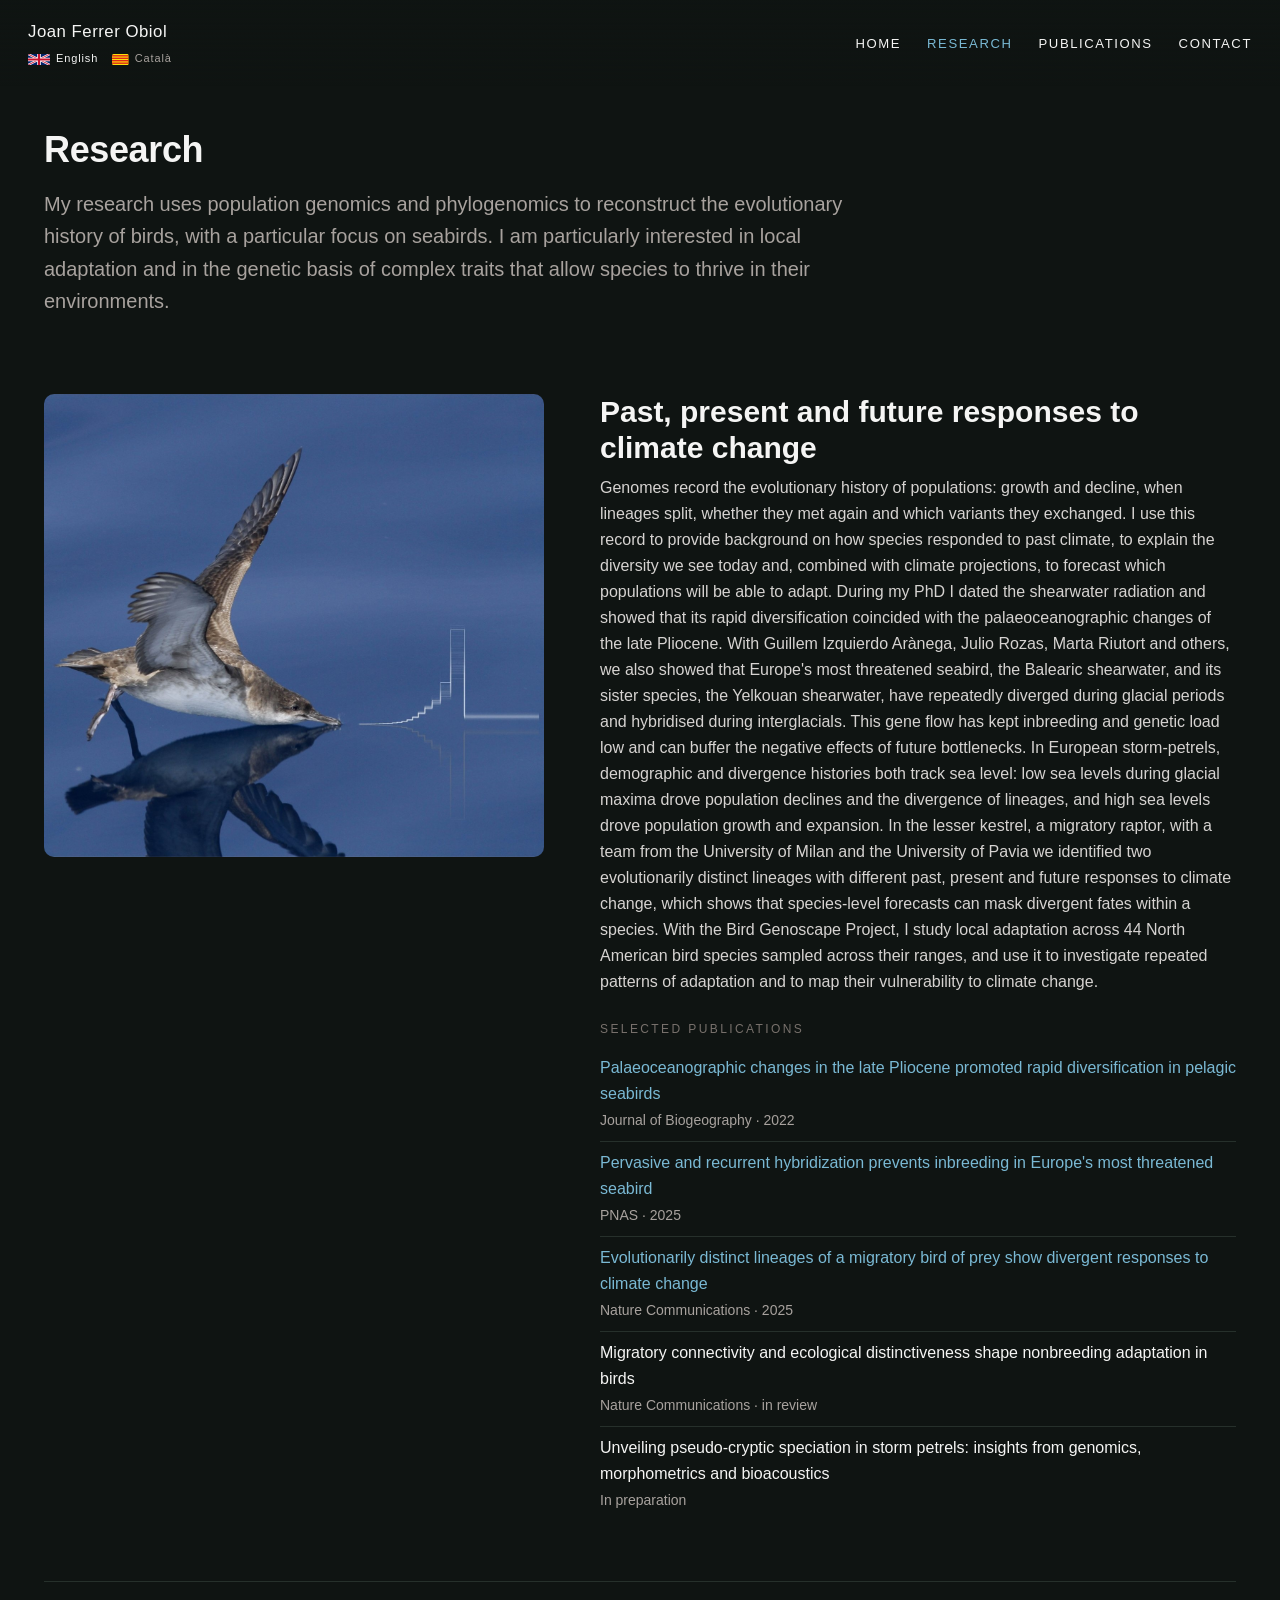
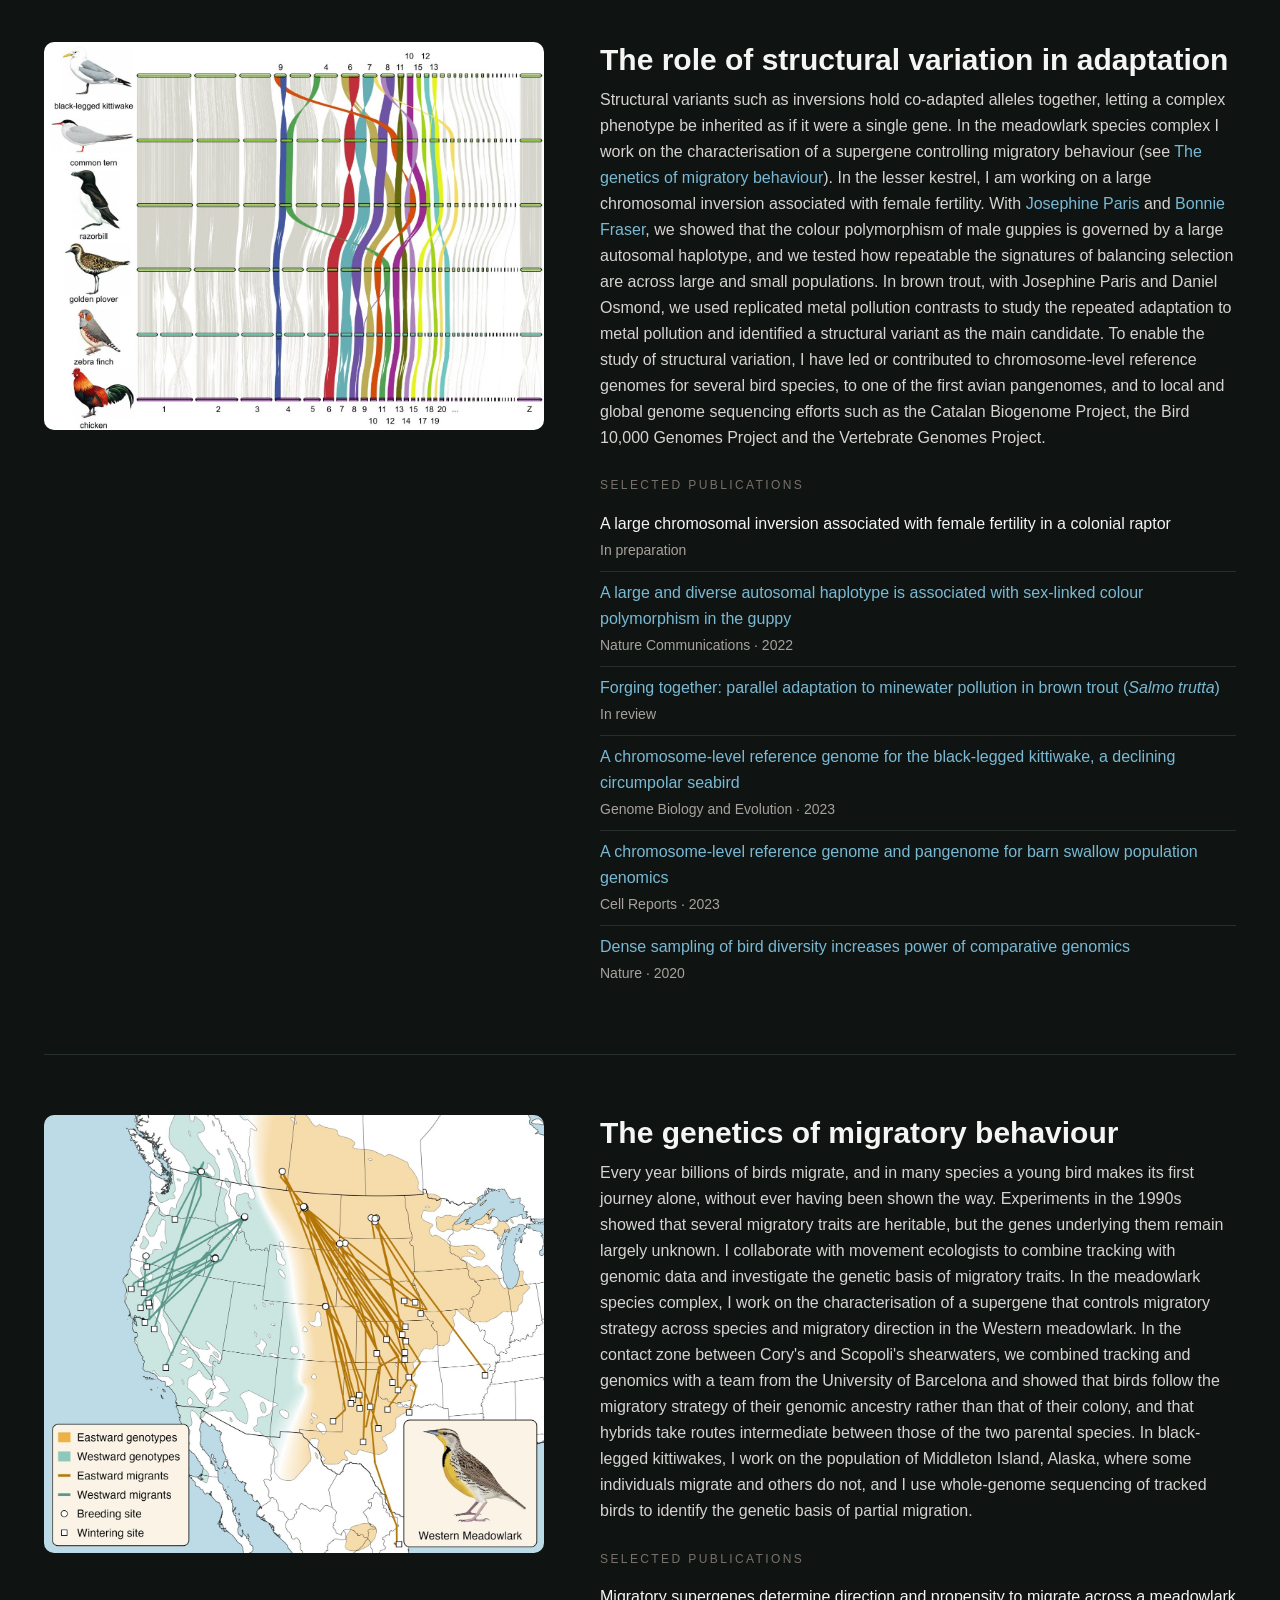
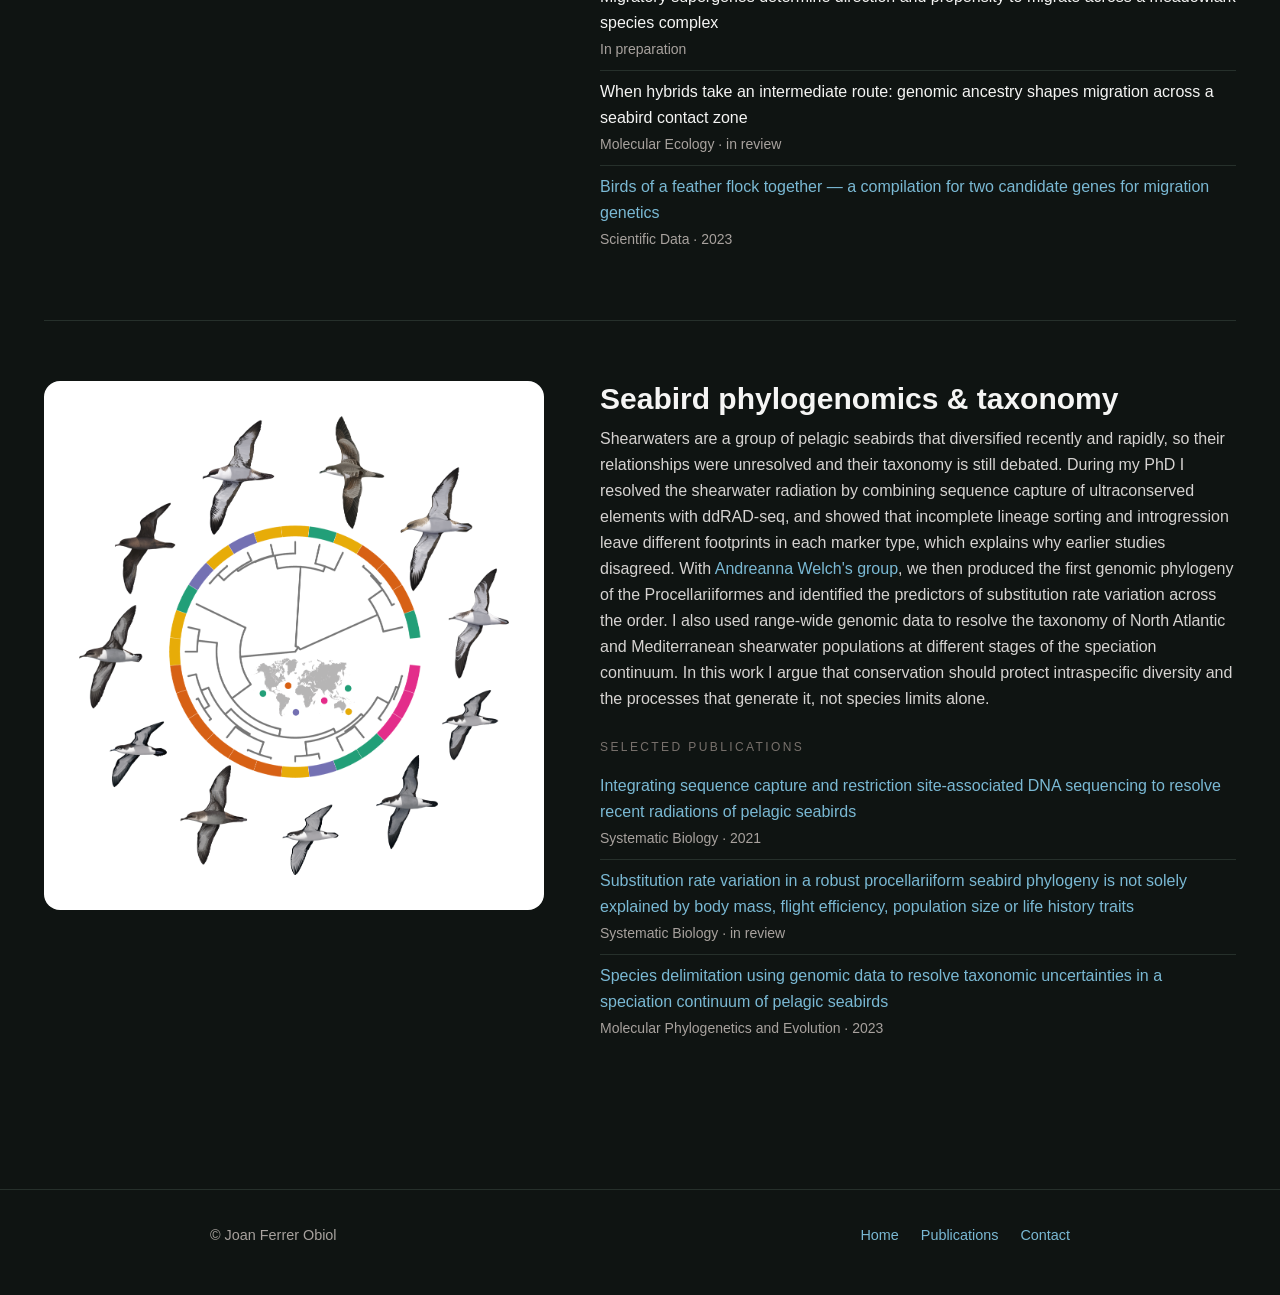
<file: research.html>
<!doctype html>
<html lang="en">
<head>
<meta charset="utf-8">
<meta name="viewport" content="width=device-width,initial-scale=1">
<title>Research — Joan Ferrer Obiol</title>
<link rel="stylesheet" href="style.css">
</head>
<body>

<nav class="nav">
  <div class="brandblock">
    <a class="brand" href="index.html">Joan Ferrer Obiol</a>
    <div class="lang">
      <a class="on" href="research.html"><svg class="flag" viewBox="0 0 60 30" aria-hidden="true"><rect width="60" height="30" fill="#012169"/><path d="M0 0L60 30M60 0L0 30" stroke="#fff" stroke-width="6"/><path d="M0 0L60 30M60 0L0 30" stroke="#C8102E" stroke-width="2.5"/><path d="M30 0v30M0 15h60" stroke="#fff" stroke-width="10"/><path d="M30 0v30M0 15h60" stroke="#C8102E" stroke-width="6"/></svg>English</a>
      <a href="ca/research.html"><svg class="flag" viewBox="0 0 18 12" aria-hidden="true"><rect width="18" height="12" fill="#FCDD09"/><g fill="#DA121A"><rect y="1.333" width="18" height="1.333"/><rect y="4" width="18" height="1.333"/><rect y="6.667" width="18" height="1.333"/><rect y="9.333" width="18" height="1.333"/></g></svg>Català</a>
    </div>
  </div>
  <ul>
    <li><a href="index.html">Home</a></li>
    <li><a class="active" href="research.html">Research</a></li>
    <li><a href="publications.html">Publications</a></li>
    <li><a href="contact.html">Contact</a></li>
  </ul>
</nav>

<header class="page-head wide">
  <h1>Research</h1>
  <p class="lede">My research uses population genomics and phylogenomics to reconstruct the evolutionary history of birds, with a particular focus on seabirds. I am particularly interested in local adaptation and in the genetic basis of complex traits that allow species to thrive in their environments.</p>
</header>

<main class="wrap wide">

  <!-- ───────────────────────── 1 ───────────────────────── -->
  <section class="topic" id="climate">
    <figure class="fig">
      <!-- drop an image at assets/research/climate.jpg -->
      <img src="assets/research/climate.jpg" alt="" onerror="this.replaceWith(Object.assign(document.createElement('div'),{className:'ph',textContent:'Image placeholder — e.g. lesser kestrel, Balearic shearwater colony, or a storm-petrel'}))">
    </figure>
    <div>
      <h2>Past, present and future responses to climate change</h2>
      <p>Genomes record the evolutionary history of populations: growth and decline, when lineages split, whether they met again and which variants they exchanged. I use this record to provide background on how species responded to past climate, to explain the diversity we see today and, combined with climate projections, to forecast which populations will be able to adapt. During my PhD I dated the shearwater radiation and showed that its rapid diversification coincided with the palaeoceanographic changes of the late Pliocene. With Guillem Izquierdo Arànega, Julio Rozas, Marta Riutort and others, we also showed that Europe's most threatened seabird, the Balearic shearwater, and its sister species, the Yelkouan shearwater, have repeatedly diverged during glacial periods and hybridised during interglacials. This gene flow has kept inbreeding and genetic load low and can buffer the negative effects of future bottlenecks. In European storm-petrels, demographic and divergence histories both track sea level: low sea levels during glacial maxima drove population declines and the divergence of lineages, and high sea levels drove population growth and expansion. In the lesser kestrel, a migratory raptor, with a team from the University of Milan and the University of Pavia we identified two evolutionarily distinct lineages with different past, present and future responses to climate change, which shows that species-level forecasts can mask divergent fates within a species. With the Bird Genoscape Project, I study local adaptation across 44 North American bird species sampled across their ranges, and use it to investigate repeated patterns of adaptation and to map their vulnerability to climate change.</p>

      <div class="sel">
        <span class="kicker">Selected publications</span>
        <ul>
          <li><span class="t"><a href="https://doi.org/10.1111/jbi.14291">Palaeoceanographic changes in the late Pliocene promoted rapid diversification in pelagic seabirds</a></span><span class="j">Journal of Biogeography &middot; 2022</span></li>
          <li><span class="t"><a href="https://doi.org/10.1073/pnas.2427223122">Pervasive and recurrent hybridization prevents inbreeding in Europe's most threatened seabird</a></span><span class="j">PNAS &middot; 2025</span></li>
          <li><span class="t"><a href="https://doi.org/10.1038/s41467-025-58617-5">Evolutionarily distinct lineages of a migratory bird of prey show divergent responses to climate change</a></span><span class="j">Nature Communications &middot; 2025</span></li>
          <li><span class="t">Migratory connectivity and ecological distinctiveness shape nonbreeding adaptation in birds</span><span class="j">Nature Communications &middot; in review</span></li>
          <li><span class="t">Unveiling pseudo-cryptic speciation in storm petrels: insights from genomics, morphometrics and bioacoustics</span><span class="j">In preparation</span></li>
        </ul>
      </div>
    </div>
  </section>

  <!-- ───────────────────────── 2 ───────────────────────── -->
  <section class="topic" id="structural-variation">
    <figure class="fig">
      <img src="assets/research/genomes.jpg" alt="Pairwise whole-genome alignments across four Charadriiformes genomes, the zebra finch and the chicken">
    </figure>
    <div>
      <h2>The role of structural variation in adaptation</h2>
      <p>Structural variants such as inversions hold co-adapted alleles together, letting a complex phenotype be inherited as if it were a single gene. In the meadowlark species complex I work on the characterisation of a supergene controlling migratory behaviour (see <a href="#migration">The genetics of migratory behaviour</a>). In the lesser kestrel, I am working on a large chromosomal inversion associated with female fertility. With <a href="https://parisjosephine.wixsite.com/josephineparis">Josephine Paris</a> and <a href="https://experts.exeter.ac.uk/27935-bonnie-fraser">Bonnie Fraser</a>, we showed that the colour polymorphism of male guppies is governed by a large autosomal haplotype, and we tested how repeatable the signatures of balancing selection are across large and small populations. In brown trout, with Josephine Paris and Daniel Osmond, we used replicated metal pollution contrasts to study the repeated adaptation to metal pollution and identified a structural variant as the main candidate. To enable the study of structural variation, I have led or contributed to chromosome-level reference genomes for several bird species, to one of the first avian pangenomes, and to local and global genome sequencing efforts such as the Catalan Biogenome Project, the Bird 10,000 Genomes Project and the Vertebrate Genomes Project.</p>

      <div class="sel">
        <span class="kicker">Selected publications</span>
        <ul>
          <li><span class="t">A large chromosomal inversion associated with female fertility in a colonial raptor</span><span class="j">In preparation</span></li>
          <li><span class="t"><a href="https://doi.org/10.1038/s41467-022-28895-4">A large and diverse autosomal haplotype is associated with sex-linked colour polymorphism in the guppy</a></span><span class="j">Nature Communications &middot; 2022</span></li>
          <li><span class="t"><a href="https://doi.org/10.64898/2026.06.09.731039">Forging together: parallel adaptation to minewater pollution in brown trout (<em>Salmo trutta</em>)</a></span><span class="j">In review</span></li>
          <li><span class="t"><a href="https://doi.org/10.1093/gbe/evad153">A chromosome-level reference genome for the black-legged kittiwake, a declining circumpolar seabird</a></span><span class="j">Genome Biology and Evolution &middot; 2023</span></li>
          <li><span class="t"><a href="https://doi.org/10.1016/j.celrep.2023.111992">A chromosome-level reference genome and pangenome for barn swallow population genomics</a></span><span class="j">Cell Reports &middot; 2023</span></li>
          <li><span class="t"><a href="https://doi.org/10.1038/s41586-020-2873-9">Dense sampling of bird diversity increases power of comparative genomics</a></span><span class="j">Nature &middot; 2020</span></li>
        </ul>
      </div>
    </div>
  </section>


  <!-- ───────────────────────── 3 ───────────────────────── -->
  <section class="topic" id="migration">
    <figure class="fig">
      <!-- drop an image at assets/research/migration.jpg -->
      <img src="assets/research/migration.jpg" alt="" onerror="this.replaceWith(Object.assign(document.createElement('div'),{className:'ph',textContent:'Image placeholder — e.g. a Western meadowlark, or a migration-track map'}))">
    </figure>
    <div>
      <h2>The genetics of migratory behaviour</h2>
      <p>Every year billions of birds migrate, and in many species a young bird makes its first journey alone, without ever having been shown the way. Experiments in the 1990s showed that several migratory traits are heritable, but the genes underlying them remain largely unknown. I collaborate with movement ecologists to combine tracking with genomic data and investigate the genetic basis of migratory traits. In the meadowlark species complex, I work on the characterisation of a supergene that controls migratory strategy across species and migratory direction in the Western meadowlark. In the contact zone between Cory's and Scopoli's shearwaters, we combined tracking and genomics with a team from the University of Barcelona and showed that birds follow the migratory strategy of their genomic ancestry rather than that of their colony, and that hybrids take routes intermediate between those of the two parental species. In black-legged kittiwakes, I work on the population of Middleton Island, Alaska, where some individuals migrate and others do not, and I use whole-genome sequencing of tracked birds to identify the genetic basis of partial migration.</p>

      <div class="sel">
        <span class="kicker">Selected publications</span>
        <ul>
          <li><span class="t">Migratory supergenes determine direction and propensity to migrate across a meadowlark species complex</span><span class="j">In preparation</span></li>
          <li><span class="t">When hybrids take an intermediate route: genomic ancestry shapes migration across a seabird contact zone</span><span class="j">Molecular Ecology &middot; in review</span></li>
          <li><span class="t"><a href="https://doi.org/10.1038/s41597-023-02717-8">Birds of a feather flock together — a compilation for two candidate genes for migration genetics</a></span><span class="j">Scientific Data &middot; 2023</span></li>
        </ul>
      </div>
    </div>
  </section>

  <!-- ───────────────────────── 4 ───────────────────────── -->
  <section class="topic" id="phylogenomics">
    <figure class="fig art">
      <img src="assets/research/phylogenomics.png" alt="Circular phylogeny of shearwaters with illustrations of the species">
    </figure>
    <div>
      <h2>Seabird phylogenomics &amp; taxonomy</h2>
      <p>Shearwaters are a group of pelagic seabirds that diversified recently and rapidly, so their relationships were unresolved and their taxonomy is still debated. During my PhD I resolved the shearwater radiation by combining sequence capture of ultraconserved elements with ddRAD-seq, and showed that incomplete lineage sorting and introgression leave different footprints in each marker type, which explains why earlier studies disagreed. With <a href="https://sites.google.com/site/andreannajwelch/">Andreanna Welch's group</a>, we then produced the first genomic phylogeny of the Procellariiformes and identified the predictors of substitution rate variation across the order. I also used range-wide genomic data to resolve the taxonomy of North Atlantic and Mediterranean shearwater populations at different stages of the speciation continuum. In this work I argue that conservation should protect intraspecific diversity and the processes that generate it, not species limits alone.</p>

      <div class="sel">
        <span class="kicker">Selected publications</span>
        <ul>
          <li><span class="t"><a href="https://doi.org/10.1093/sysbio/syaa101">Integrating sequence capture and restriction site-associated DNA sequencing to resolve recent radiations of pelagic seabirds</a></span><span class="j">Systematic Biology &middot; 2021</span></li>
          <li><span class="t"><a href="https://doi.org/10.1101/2021.07.27.453752">Substitution rate variation in a robust procellariiform seabird phylogeny is not solely explained by body mass, flight efficiency, population size or life history traits</a></span><span class="j">Systematic Biology &middot; in review</span></li>
          <li><span class="t"><a href="https://doi.org/10.1016/j.ympev.2022.107671">Species delimitation using genomic data to resolve taxonomic uncertainties in a speciation continuum of pelagic seabirds</a></span><span class="j">Molecular Phylogenetics and Evolution &middot; 2023</span></li>
        </ul>
      </div>
    </div>
  </section>
</main>

<footer class="foot">
  <div class="in">
    <span>&copy; Joan Ferrer Obiol</span>
    <a href="index.html">Home</a>
    <a href="publications.html">Publications</a>
    <a href="contact.html">Contact</a>
  </div>
</footer>

</body>
</html>
</file>
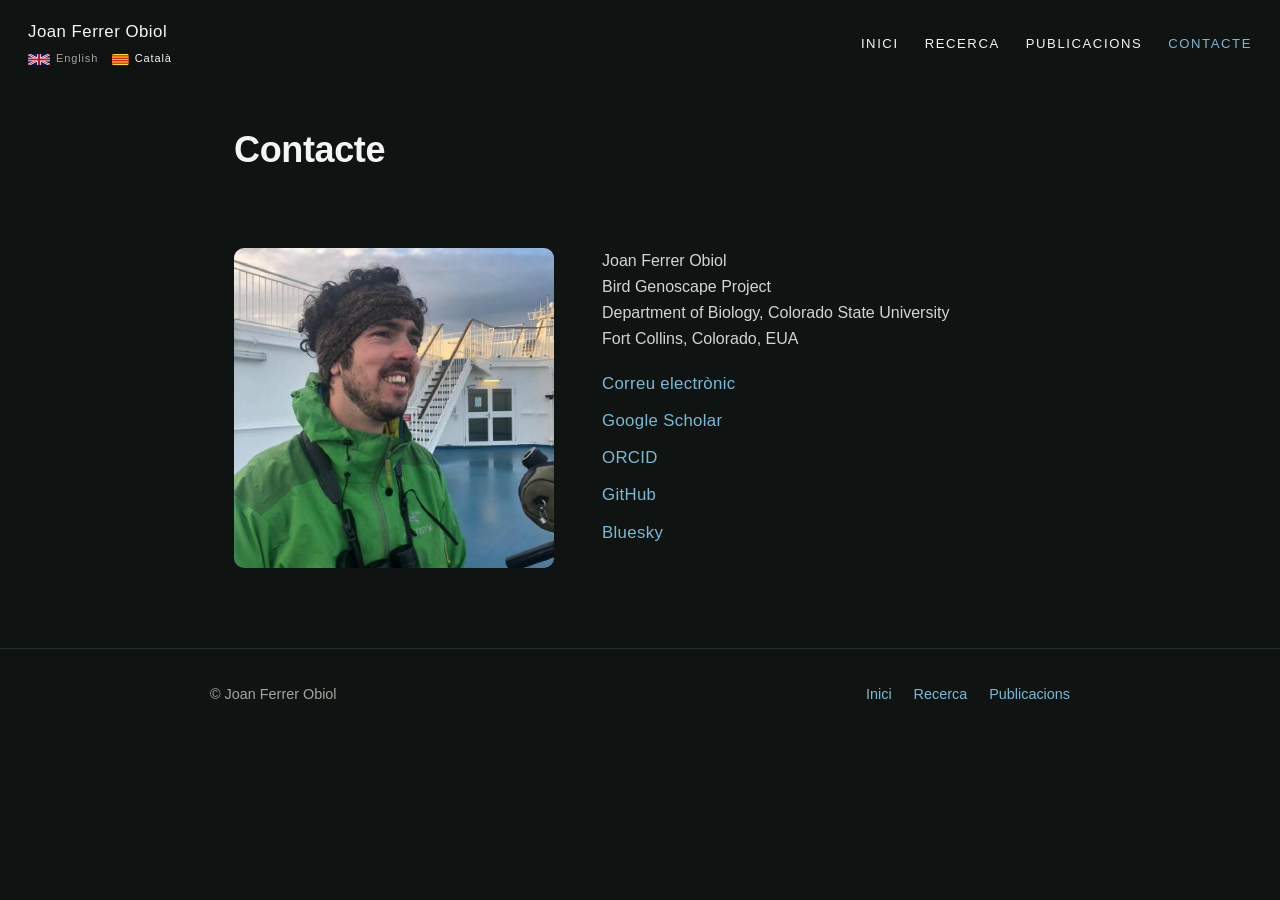
<file: ca/contact.html>
<!doctype html>
<html lang="ca">
<head>
<meta charset="utf-8">
<meta name="viewport" content="width=device-width,initial-scale=1">
<title>Contacte — Joan Ferrer Obiol</title>
<link rel="stylesheet" href="../style.css">
</head>
<body>

<nav class="nav">
  <div class="brandblock">
    <a class="brand" href="index.html">Joan Ferrer Obiol</a>
    <div class="lang">
      <a href="../contact.html"><svg class="flag" viewBox="0 0 60 30" aria-hidden="true"><rect width="60" height="30" fill="#012169"/><path d="M0 0L60 30M60 0L0 30" stroke="#fff" stroke-width="6"/><path d="M0 0L60 30M60 0L0 30" stroke="#C8102E" stroke-width="2.5"/><path d="M30 0v30M0 15h60" stroke="#fff" stroke-width="10"/><path d="M30 0v30M0 15h60" stroke="#C8102E" stroke-width="6"/></svg>English</a>
      <a class="on" href="contact.html"><svg class="flag" viewBox="0 0 18 12" aria-hidden="true"><rect width="18" height="12" fill="#FCDD09"/><g fill="#DA121A"><rect y="1.333" width="18" height="1.333"/><rect y="4" width="18" height="1.333"/><rect y="6.667" width="18" height="1.333"/><rect y="9.333" width="18" height="1.333"/></g></svg>Català</a>
    </div>
  </div>
  <ul>
    <li><a href="index.html">Inici</a></li>
    <li><a href="research.html">Recerca</a></li>
    <li><a href="publications.html">Publicacions</a></li>
    <li><a class="active" href="contact.html">Contacte</a></li>
  </ul>
</nav>

<header class="page-head">
  <h1>Contacte</h1>
</header>

<main class="wrap">
  <section class="contact">
    <img src="../assets/joan.jpg" alt="Joan Ferrer Obiol">
    <div>
      <p>Joan Ferrer Obiol<br>
      Bird Genoscape Project<br>
      Department of Biology, Colorado State University<br>
      Fort Collins, Colorado, EUA</p>
      <ul class="links">
        <li><a href="mailto:joan.ferrer.obiol@gmail.com">Correu electrònic</a></li>
        <li><a href="https://scholar.google.com/citations?user=b0eXJ-oAAAAJ">Google Scholar</a></li>
        <li><a href="https://orcid.org/0000-0002-1184-5434">ORCID</a></li>
        <li><a href="https://github.com/jferrerobiol">GitHub</a></li>
        <li><a href="https://bsky.app/profile/joanferrerobiol.bsky.social">Bluesky</a></li>
      </ul>
    </div>
  </section>
</main>

<footer class="foot">
  <div class="in">
    <span>&copy; Joan Ferrer Obiol</span>
    <a href="index.html">Inici</a>
    <a href="research.html">Recerca</a>
    <a href="publications.html">Publicacions</a>
  </div>
</footer>

</body>
</html>
</file>
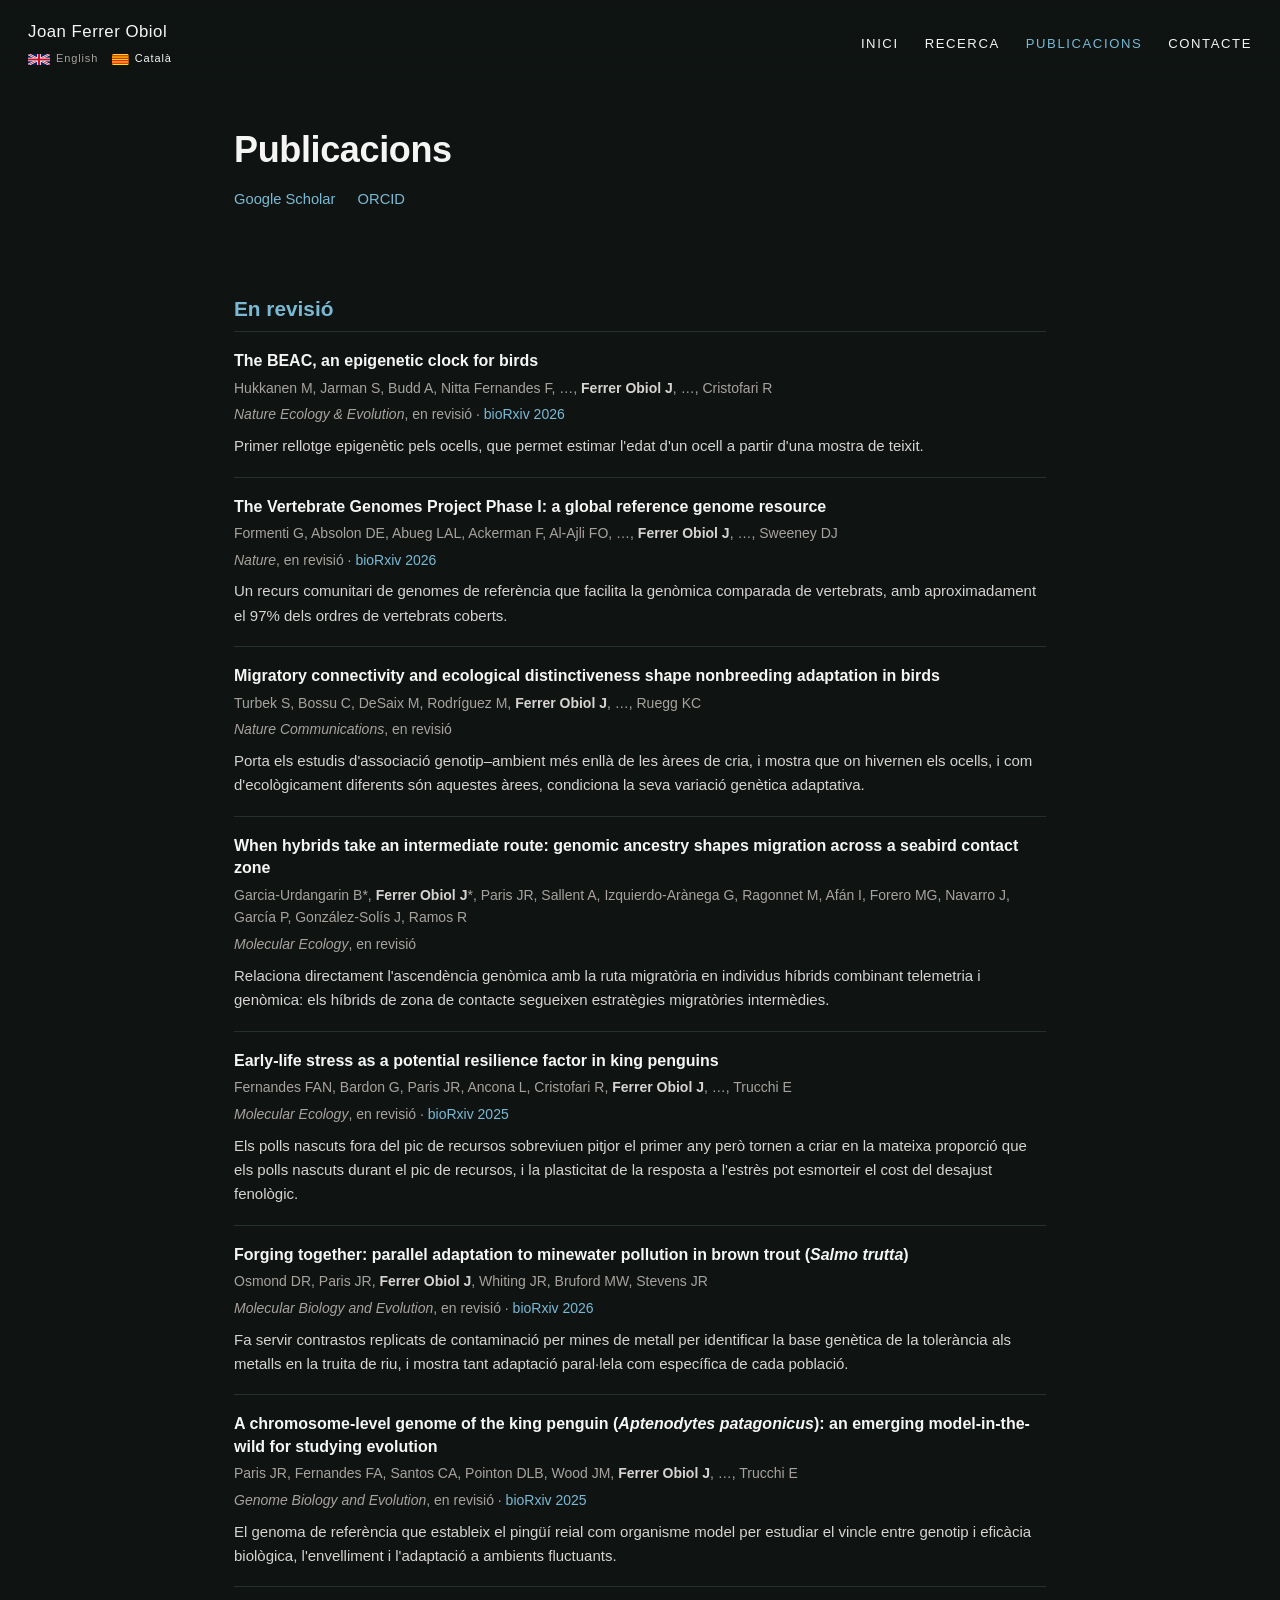
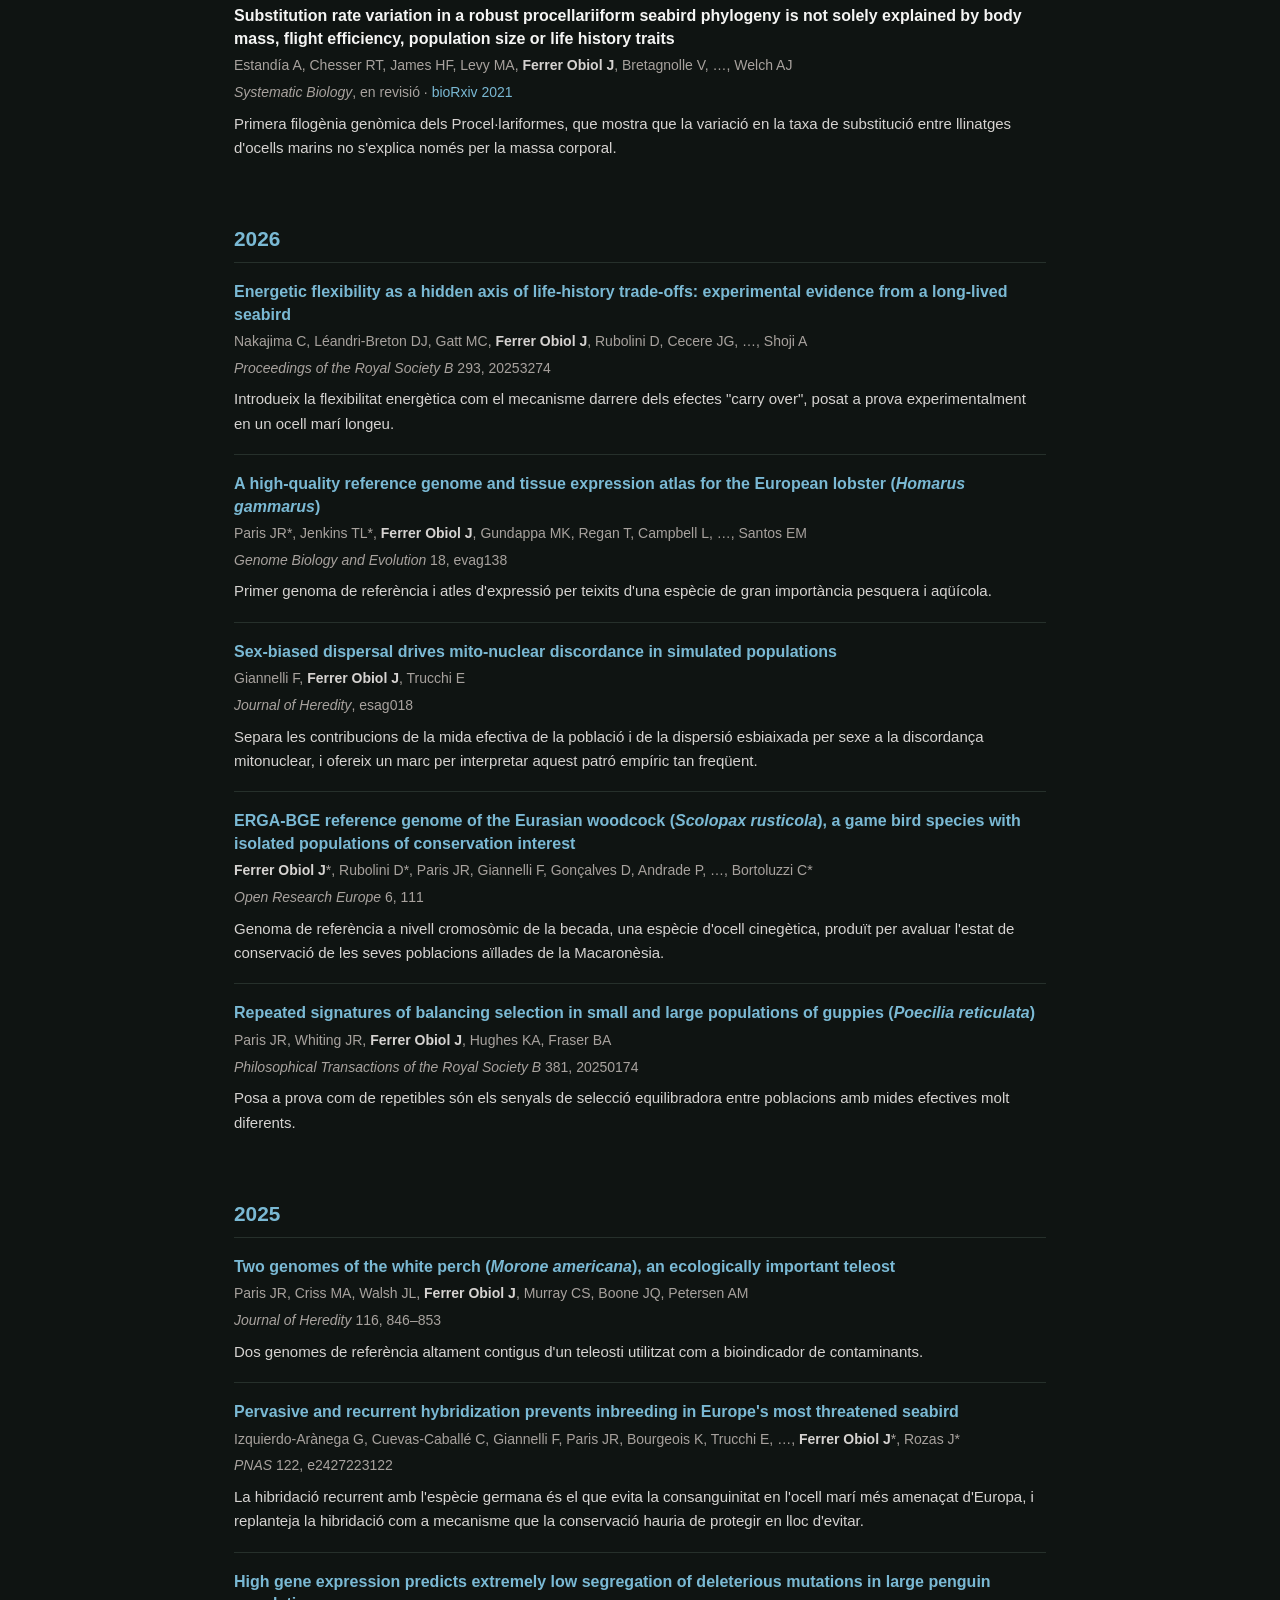
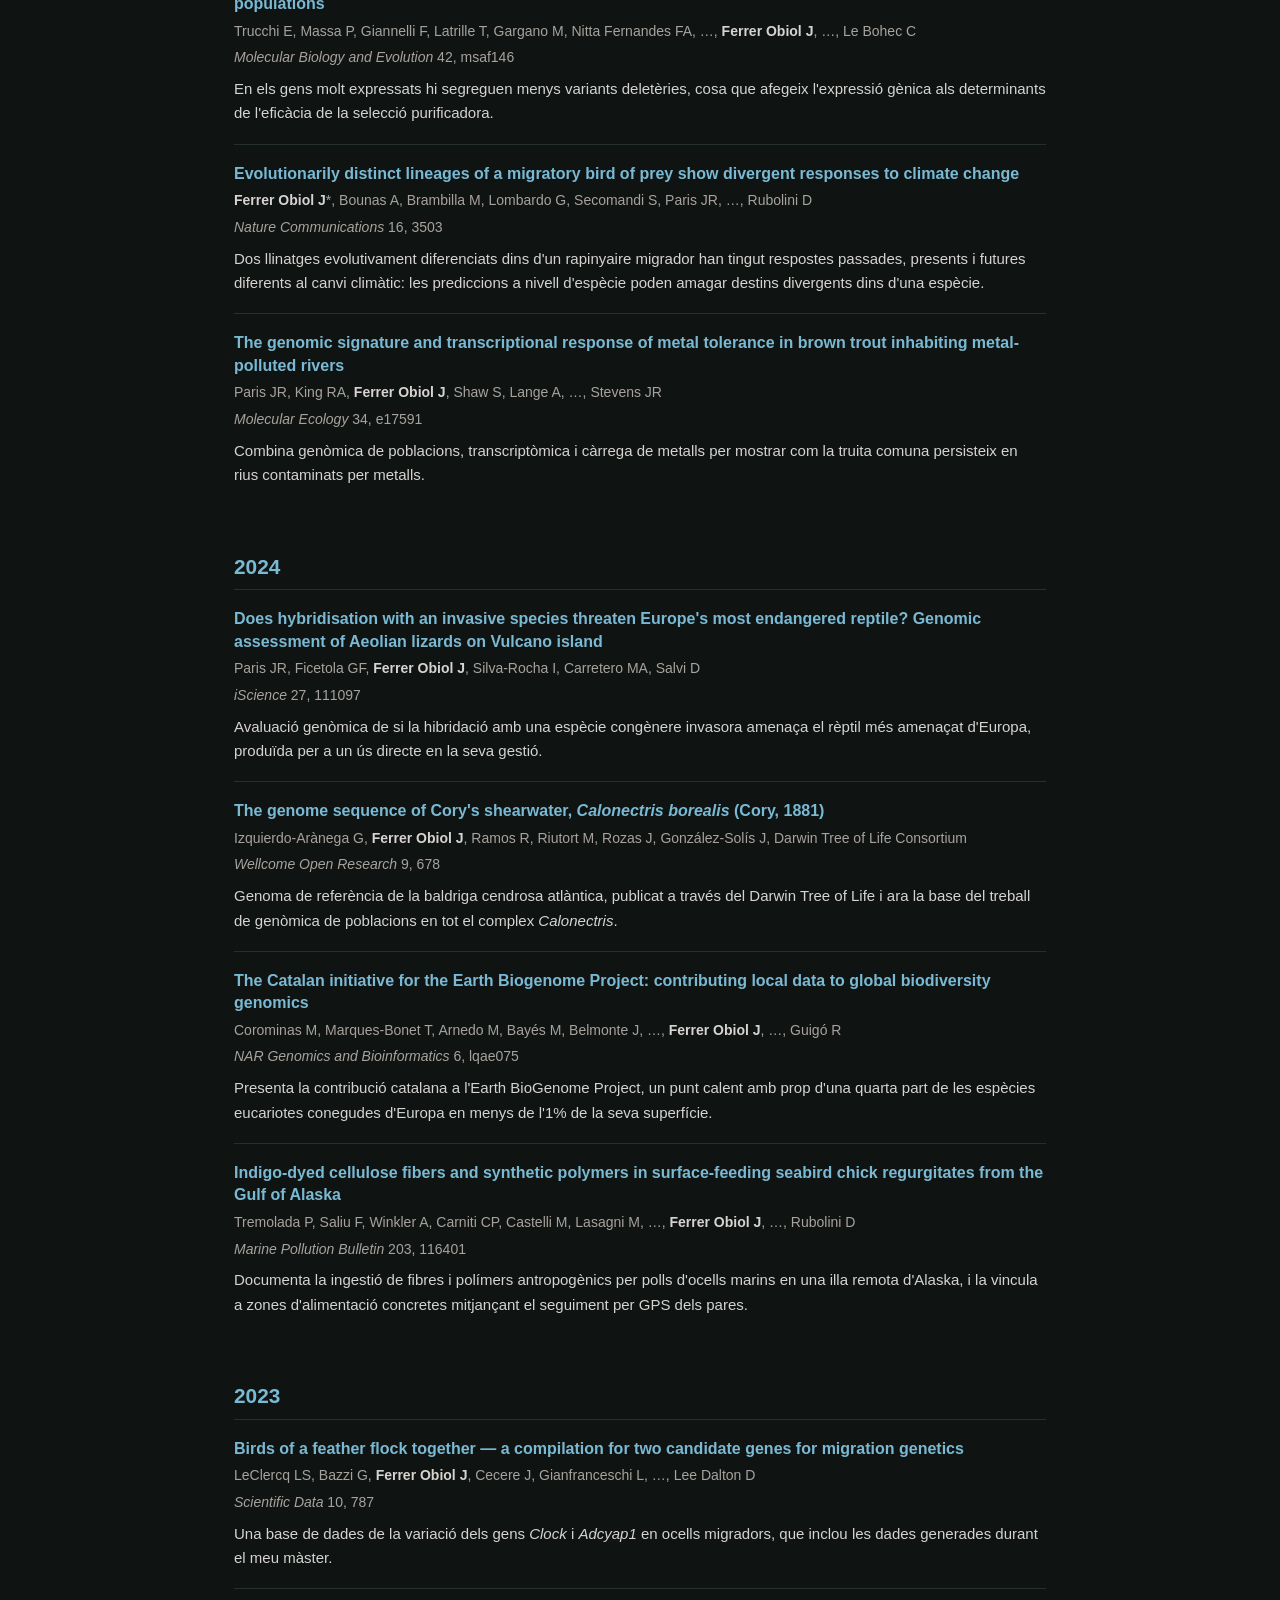
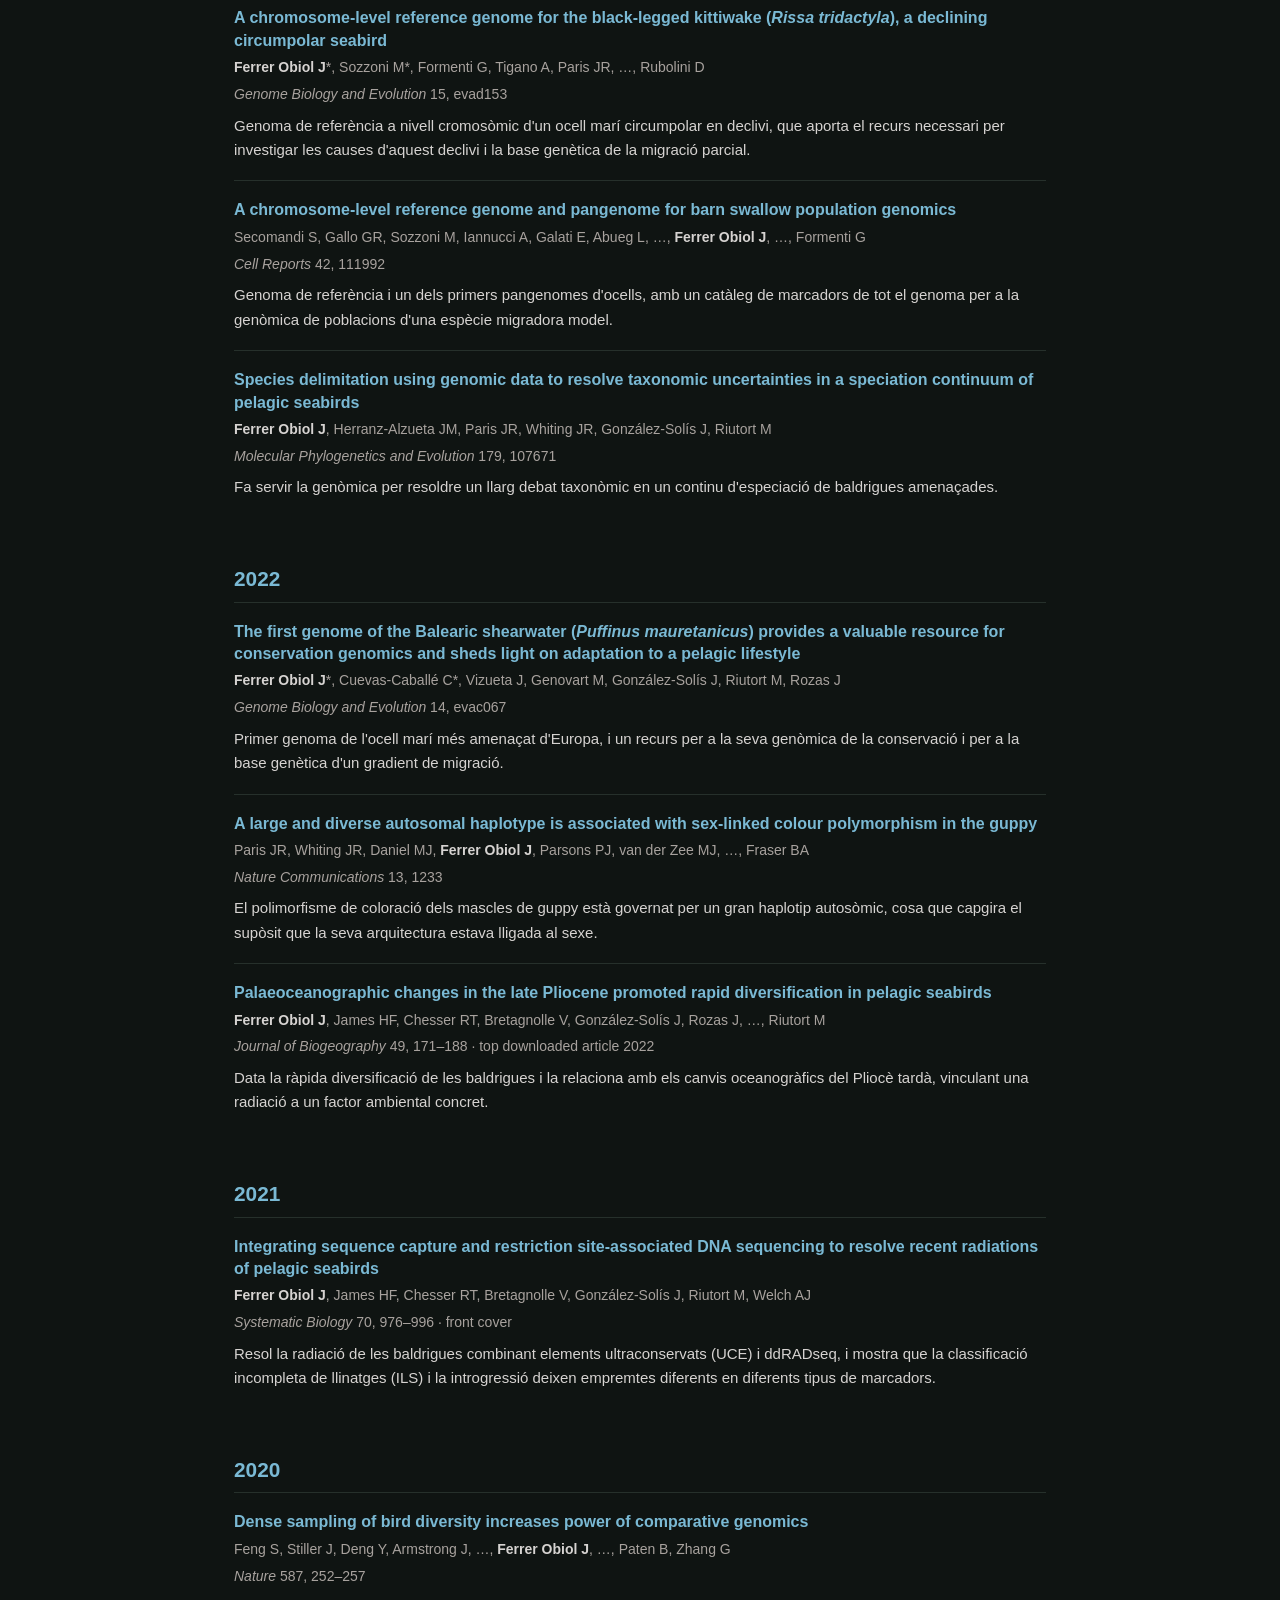
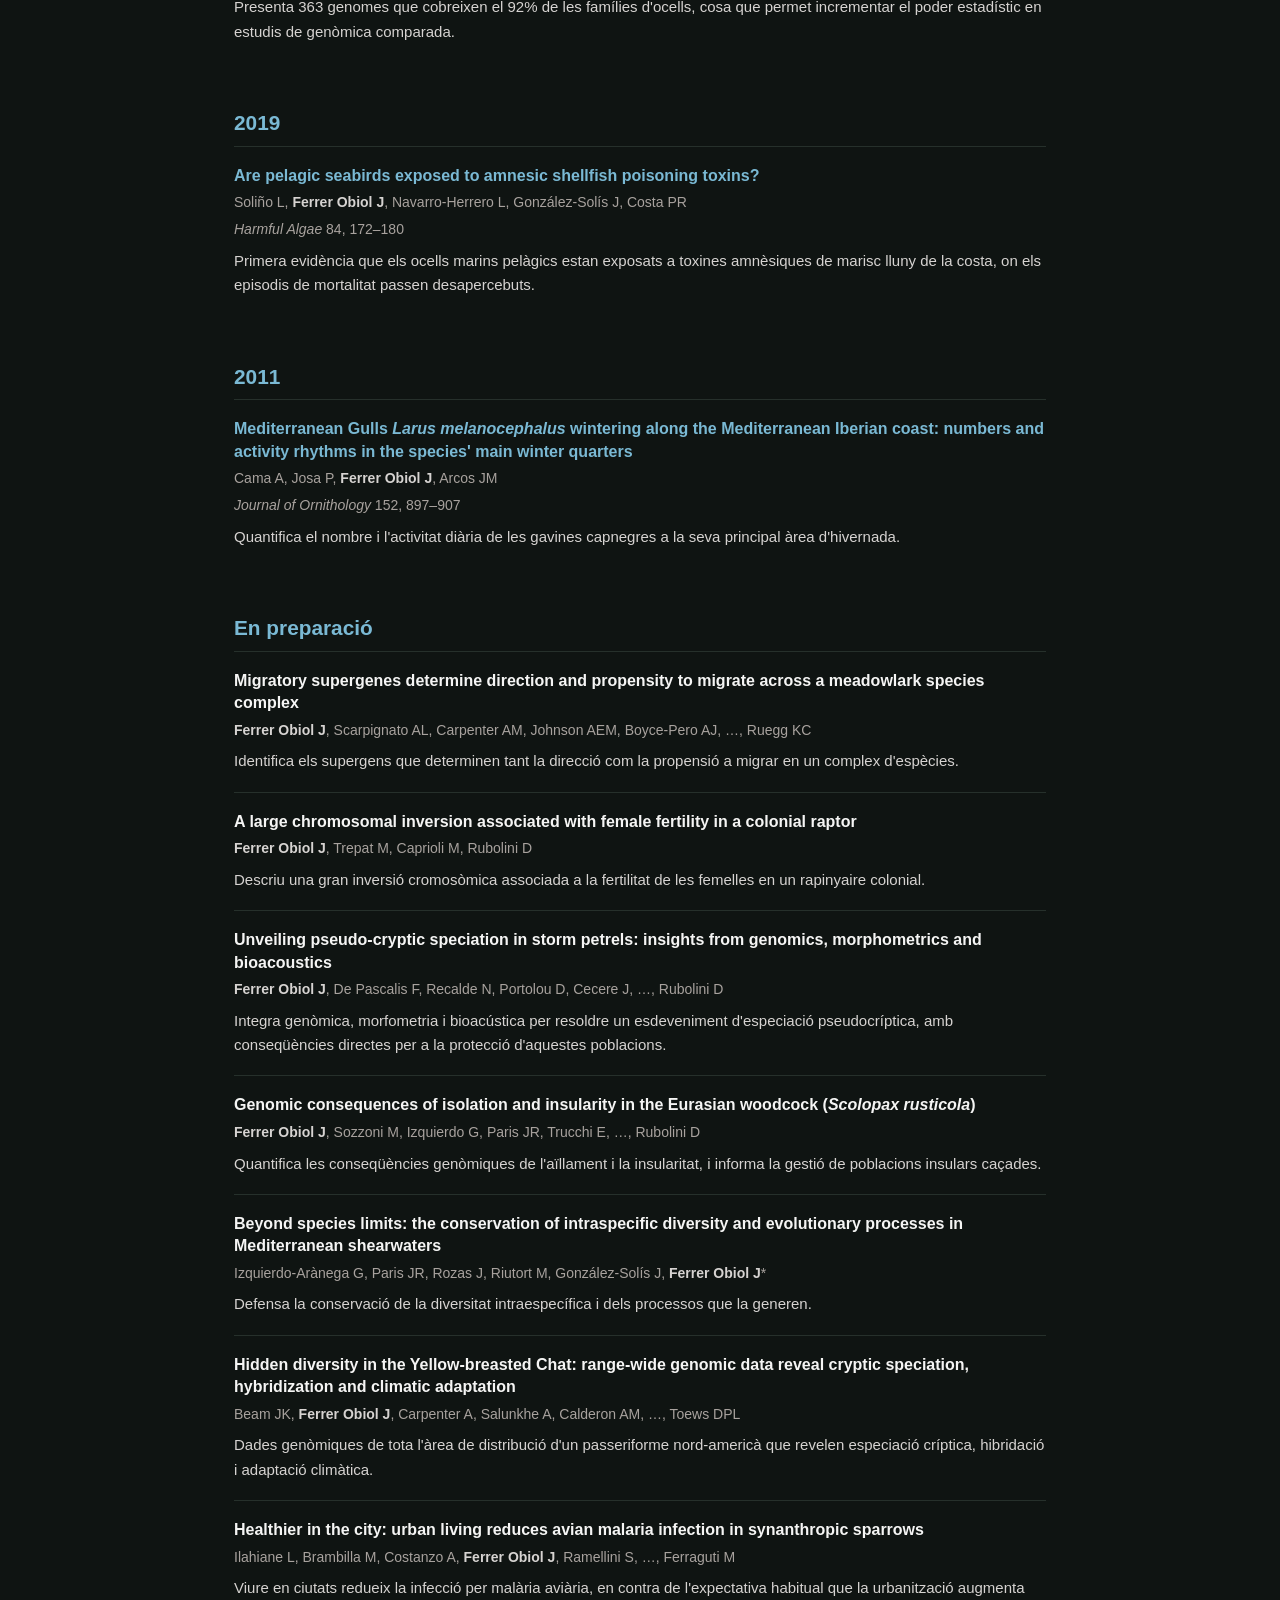
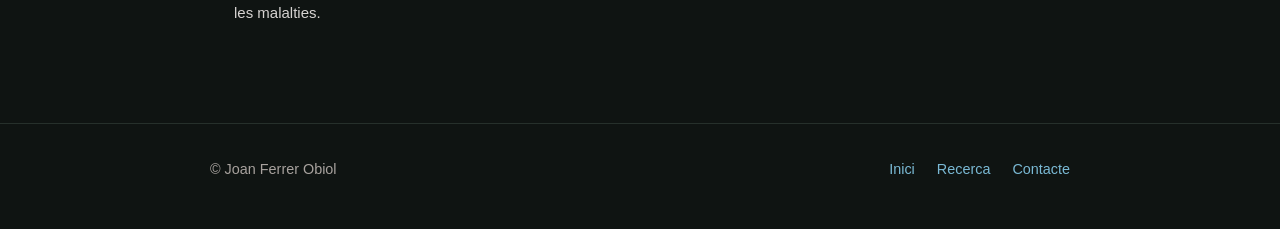
<file: ca/publications.html>
<!doctype html>
<html lang="ca">
<head>
<meta charset="utf-8">
<meta name="viewport" content="width=device-width,initial-scale=1">
<title>Publicacions — Joan Ferrer Obiol</title>
<link rel="stylesheet" href="../style.css">
</head>
<body>

<nav class="nav">
  <div class="brandblock">
    <a class="brand" href="index.html">Joan Ferrer Obiol</a>
    <div class="lang">
      <a href="../publications.html"><svg class="flag" viewBox="0 0 60 30" aria-hidden="true"><rect width="60" height="30" fill="#012169"/><path d="M0 0L60 30M60 0L0 30" stroke="#fff" stroke-width="6"/><path d="M0 0L60 30M60 0L0 30" stroke="#C8102E" stroke-width="2.5"/><path d="M30 0v30M0 15h60" stroke="#fff" stroke-width="10"/><path d="M30 0v30M0 15h60" stroke="#C8102E" stroke-width="6"/></svg>English</a>
      <a class="on" href="publications.html"><svg class="flag" viewBox="0 0 18 12" aria-hidden="true"><rect width="18" height="12" fill="#FCDD09"/><g fill="#DA121A"><rect y="1.333" width="18" height="1.333"/><rect y="4" width="18" height="1.333"/><rect y="6.667" width="18" height="1.333"/><rect y="9.333" width="18" height="1.333"/></g></svg>Català</a>
    </div>
  </div>
  <ul>
    <li><a href="index.html">Inici</a></li>
    <li><a href="research.html">Recerca</a></li>
    <li><a class="active" href="publications.html">Publicacions</a></li>
    <li><a href="contact.html">Contacte</a></li>
  </ul>
</nav>

<header class="page-head">
  <h1>Publicacions</h1>
  <p class="pub-tools">
    <a href="https://scholar.google.com/citations?user=b0eXJ-oAAAAJ">Google Scholar</a>
    <a href="https://orcid.org/0000-0002-1184-5434">ORCID</a>
  </p>
</header>

<main class="wrap">

  <h2 class="year first">En revisió</h2>

  <div class="pub">
    <span class="t">The BEAC, an epigenetic clock for birds</span>
    <span class="a">Hukkanen M, Jarman S, Budd A, Nitta Fernandes F, …, <b>Ferrer Obiol J</b>, …, Cristofari R</span>
    <span class="j"><em>Nature Ecology &amp; Evolution</em>, en revisió &middot; <a href="https://doi.org/10.64898/2026.08.14.744821">bioRxiv 2026</a></span>
    <span class="s">Primer rellotge epigenètic pels ocells, que permet estimar l'edat d'un ocell a partir d'una mostra de teixit.</span>
  </div>

  <div class="pub">
    <span class="t">The Vertebrate Genomes Project Phase I: a global reference genome resource</span>
    <span class="a">Formenti G, Absolon DE, Abueg LAL, Ackerman F, Al-Ajli FO, …, <b>Ferrer Obiol J</b>, …, Sweeney DJ</span>
    <span class="j"><em>Nature</em>, en revisió &middot; <a href="https://doi.org/10.64898/2026.06.24.732306">bioRxiv 2026</a></span>
    <span class="s">Un recurs comunitari de genomes de referència que facilita la genòmica comparada de vertebrats, amb aproximadament el 97% dels ordres de vertebrats coberts.</span>
  </div>

  <div class="pub">
    <span class="t">Migratory connectivity and ecological distinctiveness shape nonbreeding adaptation in birds</span>
    <span class="a">Turbek S, Bossu C, DeSaix M, Rodríguez M, <b>Ferrer Obiol J</b>, …, Ruegg KC</span>
    <span class="j"><em>Nature Communications</em>, en revisió</span>
    <span class="s">Porta els estudis d'associació genotip–ambient més enllà de les àrees de cria, i mostra que on hivernen els ocells, i com d'ecològicament diferents són aquestes àrees, condiciona la seva variació genètica adaptativa.</span>
  </div>

  <div class="pub">
    <span class="t">When hybrids take an intermediate route: genomic ancestry shapes migration across a seabird contact zone</span>
    <span class="a">Garcia-Urdangarin B*, <b>Ferrer Obiol J</b>*, Paris JR, Sallent A, Izquierdo-Arànega G, Ragonnet M, Afán I, Forero MG, Navarro J, García P, González-Solís J, Ramos R</span>
    <span class="j"><em>Molecular Ecology</em>, en revisió</span>
    <span class="s">Relaciona directament l'ascendència genòmica amb la ruta migratòria en individus híbrids combinant telemetria i genòmica: els híbrids de zona de contacte segueixen estratègies migratòries intermèdies.</span>
  </div>

  <div class="pub">
    <span class="t">Early-life stress as a potential resilience factor in king penguins</span>
    <span class="a">Fernandes FAN, Bardon G, Paris JR, Ancona L, Cristofari R, <b>Ferrer Obiol J</b>, …, Trucchi E</span>
    <span class="j"><em>Molecular Ecology</em>, en revisió &middot; <a href="https://doi.org/10.1101/2025.07.10.663151">bioRxiv 2025</a></span>
    <span class="s">Els polls nascuts fora del pic de recursos sobreviuen pitjor el primer any però tornen a criar en la mateixa proporció que els polls nascuts durant el pic de recursos, i la plasticitat de la resposta a l'estrès pot esmorteir el cost del desajust fenològic.</span>
  </div>

  <div class="pub">
    <span class="t">Forging together: parallel adaptation to minewater pollution in brown trout (<em>Salmo trutta</em>)</span>
    <span class="a">Osmond DR, Paris JR, <b>Ferrer Obiol J</b>, Whiting JR, Bruford MW, Stevens JR</span>
    <span class="j"><em>Molecular Biology and Evolution</em>, en revisió &middot; <a href="https://doi.org/10.64898/2026.06.09.731039">bioRxiv 2026</a></span>
    <span class="s">Fa servir contrastos replicats de contaminació per mines de metall per identificar la base genètica de la tolerància als metalls en la truita de riu, i mostra tant adaptació paral·lela com específica de cada població.</span>
  </div>

  <div class="pub">
    <span class="t">A chromosome-level genome of the king penguin (<em>Aptenodytes patagonicus</em>): an emerging model-in-the-wild for studying evolution</span>
    <span class="a">Paris JR, Fernandes FA, Santos CA, Pointon DLB, Wood JM, <b>Ferrer Obiol J</b>, …, Trucchi E</span>
    <span class="j"><em>Genome Biology and Evolution</em>, en revisió &middot; <a href="https://doi.org/10.1101/2025.03.13.642884">bioRxiv 2025</a></span>
    <span class="s">El genoma de referència que estableix el pingüí reial com organisme model per estudiar el vincle entre genotip i eficàcia biològica, l'envelliment i l'adaptació a ambients fluctuants.</span>
  </div>

  <div class="pub">
    <span class="t">Substitution rate variation in a robust procellariiform seabird phylogeny is not solely explained by body mass, flight efficiency, population size or life history traits</span>
    <span class="a">Estandía A, Chesser RT, James HF, Levy MA, <b>Ferrer Obiol J</b>, Bretagnolle V, …, Welch AJ</span>
    <span class="j"><em>Systematic Biology</em>, en revisió &middot; <a href="https://doi.org/10.1101/2021.07.27.453752">bioRxiv 2021</a></span>
    <span class="s">Primera filogènia genòmica dels Procel·lariformes, que mostra que la variació en la taxa de substitució entre llinatges d'ocells marins no s'explica només per la massa corporal.</span>
  </div>

  <h2 class="year">2026</h2>

  <div class="pub">
    <span class="t"><a href="https://doi.org/10.1098/rspb.2025.3274">Energetic flexibility as a hidden axis of life-history trade-offs: experimental evidence from a long-lived seabird</a></span>
    <span class="a">Nakajima C, Léandri-Breton DJ, Gatt MC, <b>Ferrer Obiol J</b>, Rubolini D, Cecere JG, …, Shoji A</span>
    <span class="j"><em>Proceedings of the Royal Society B</em> 293, 20253274</span>
    <span class="s">Introdueix la flexibilitat energètica com el mecanisme darrere dels efectes "carry over", posat a prova experimentalment en un ocell marí longeu.</span>
  </div>

  <div class="pub">
    <span class="t"><a href="https://doi.org/10.1093/gbe/evag138">A high-quality reference genome and tissue expression atlas for the European lobster (<em>Homarus gammarus</em>)</a></span>
    <span class="a">Paris JR*, Jenkins TL*, <b>Ferrer Obiol J</b>, Gundappa MK, Regan T, Campbell L, …, Santos EM</span>
    <span class="j"><em>Genome Biology and Evolution</em> 18, evag138</span>
    <span class="s">Primer genoma de referència i atles d'expressió per teixits d'una espècie de gran importància pesquera i aqüícola.</span>
  </div>

  <div class="pub">
    <span class="t"><a href="https://doi.org/10.1093/jhered/esag018">Sex-biased dispersal drives mito-nuclear discordance in simulated populations</a></span>
    <span class="a">Giannelli F, <b>Ferrer Obiol J</b>, Trucchi E</span>
    <span class="j"><em>Journal of Heredity</em>, esag018</span>
    <span class="s">Separa les contribucions de la mida efectiva de la població i de la dispersió esbiaixada per sexe a la discordança mitonuclear, i ofereix un marc per interpretar aquest patró empíric tan freqüent.</span>
  </div>

  <div class="pub">
    <span class="t"><a href="https://doi.org/10.12688/openreseurope.23370.1">ERGA-BGE reference genome of the Eurasian woodcock (<em>Scolopax rusticola</em>), a game bird species with isolated populations of conservation interest</a></span>
    <span class="a"><b>Ferrer Obiol J</b>*, Rubolini D*, Paris JR, Giannelli F, Gonçalves D, Andrade P, …, Bortoluzzi C*</span>
    <span class="j"><em>Open Research Europe</em> 6, 111</span>
    <span class="s">Genoma de referència a nivell cromosòmic de la becada, una espècie d'ocell cinegètica, produït per avaluar l'estat de conservació de les seves poblacions aïllades de la Macaronèsia.</span>
  </div>

  <div class="pub">
    <span class="t"><a href="https://doi.org/10.1098/rstb.2025.0174">Repeated signatures of balancing selection in small and large populations of guppies (<em>Poecilia reticulata</em>)</a></span>
    <span class="a">Paris JR, Whiting JR, <b>Ferrer Obiol J</b>, Hughes KA, Fraser BA</span>
    <span class="j"><em>Philosophical Transactions of the Royal Society B</em> 381, 20250174</span>
    <span class="s">Posa a prova com de repetibles són els senyals de selecció equilibradora entre poblacions amb mides efectives molt diferents.</span>
  </div>

  <h2 class="year">2025</h2>

  <div class="pub">
    <span class="t"><a href="https://doi.org/10.1093/jhered/esaf034">Two genomes of the white perch (<em>Morone americana</em>), an ecologically important teleost</a></span>
    <span class="a">Paris JR, Criss MA, Walsh JL, <b>Ferrer Obiol J</b>, Murray CS, Boone JQ, Petersen AM</span>
    <span class="j"><em>Journal of Heredity</em> 116, 846–853</span>
    <span class="s">Dos genomes de referència altament contigus d'un teleosti utilitzat com a bioindicador de contaminants.</span>
  </div>

  <div class="pub">
    <span class="t"><a href="https://doi.org/10.1073/pnas.2427223122">Pervasive and recurrent hybridization prevents inbreeding in Europe's most threatened seabird</a></span>
    <span class="a">Izquierdo-Arànega G, Cuevas-Caballé C, Giannelli F, Paris JR, Bourgeois K, Trucchi E, …, <b>Ferrer Obiol J</b>*, Rozas J*</span>
    <span class="j"><em>PNAS</em> 122, e2427223122</span>
    <span class="s">La hibridació recurrent amb l'espècie germana és el que evita la consanguinitat en l'ocell marí més amenaçat d'Europa, i replanteja la hibridació com a mecanisme que la conservació hauria de protegir en lloc d'evitar.</span>
  </div>

  <div class="pub">
    <span class="t"><a href="https://doi.org/10.1093/molbev/msaf146">High gene expression predicts extremely low segregation of deleterious mutations in large penguin populations</a></span>
    <span class="a">Trucchi E, Massa P, Giannelli F, Latrille T, Gargano M, Nitta Fernandes FA, …, <b>Ferrer Obiol J</b>, …, Le Bohec C</span>
    <span class="j"><em>Molecular Biology and Evolution</em> 42, msaf146</span>
    <span class="s">En els gens molt expressats hi segreguen menys variants deletèries, cosa que afegeix l'expressió gènica als determinants de l'eficàcia de la selecció purificadora.</span>
  </div>

  <div class="pub">
    <span class="t"><a href="https://doi.org/10.1038/s41467-025-58617-5">Evolutionarily distinct lineages of a migratory bird of prey show divergent responses to climate change</a></span>
    <span class="a"><b>Ferrer Obiol J</b>*, Bounas A, Brambilla M, Lombardo G, Secomandi S, Paris JR, …, Rubolini D</span>
    <span class="j"><em>Nature Communications</em> 16, 3503</span>
    <span class="s">Dos llinatges evolutivament diferenciats dins d'un rapinyaire migrador han tingut respostes passades, presents i futures diferents al canvi climàtic: les prediccions a nivell d'espècie poden amagar destins divergents dins d'una espècie.</span>
  </div>

  <div class="pub">
    <span class="t"><a href="https://doi.org/10.1111/mec.17591">The genomic signature and transcriptional response of metal tolerance in brown trout inhabiting metal-polluted rivers</a></span>
    <span class="a">Paris JR, King RA, <b>Ferrer Obiol J</b>, Shaw S, Lange A, …, Stevens JR</span>
    <span class="j"><em>Molecular Ecology</em> 34, e17591</span>
    <span class="s">Combina genòmica de poblacions, transcriptòmica i càrrega de metalls per mostrar com la truita comuna persisteix en rius contaminats per metalls.</span>
  </div>

  <h2 class="year">2024</h2>

  <div class="pub">
    <span class="t"><a href="https://doi.org/10.1016/j.isci.2024.111097">Does hybridisation with an invasive species threaten Europe's most endangered reptile? Genomic assessment of Aeolian lizards on Vulcano island</a></span>
    <span class="a">Paris JR, Ficetola GF, <b>Ferrer Obiol J</b>, Silva-Rocha I, Carretero MA, Salvi D</span>
    <span class="j"><em>iScience</em> 27, 111097</span>
    <span class="s">Avaluació genòmica de si la hibridació amb una espècie congènere invasora amenaça el rèptil més amenaçat d'Europa, produïda per a un ús directe en la seva gestió.</span>
  </div>

  <div class="pub">
    <span class="t"><a href="https://doi.org/10.12688/wellcomeopenres.23354.1">The genome sequence of Cory's shearwater, <em>Calonectris borealis</em> (Cory, 1881)</a></span>
    <span class="a">Izquierdo-Arànega G, <b>Ferrer Obiol J</b>, Ramos R, Riutort M, Rozas J, González-Solís J, Darwin Tree of Life Consortium</span>
    <span class="j"><em>Wellcome Open Research</em> 9, 678</span>
    <span class="s">Genoma de referència de la baldriga cendrosa atlàntica, publicat a través del Darwin Tree of Life i ara la base del treball de genòmica de poblacions en tot el complex <em>Calonectris</em>.</span>
  </div>

  <div class="pub">
    <span class="t"><a href="https://doi.org/10.1093/nargab/lqae075">The Catalan initiative for the Earth Biogenome Project: contributing local data to global biodiversity genomics</a></span>
    <span class="a">Corominas M, Marques-Bonet T, Arnedo M, Bayés M, Belmonte J, …, <b>Ferrer Obiol J</b>, …, Guigó R</span>
    <span class="j"><em>NAR Genomics and Bioinformatics</em> 6, lqae075</span>
    <span class="s">Presenta la contribució catalana a l'Earth BioGenome Project, un punt calent amb prop d'una quarta part de les espècies eucariotes conegudes d'Europa en menys de l'1% de la seva superfície.</span>
  </div>

  <div class="pub">
    <span class="t"><a href="https://doi.org/10.1016/j.marpolbul.2024.116401">Indigo-dyed cellulose fibers and synthetic polymers in surface-feeding seabird chick regurgitates from the Gulf of Alaska</a></span>
    <span class="a">Tremolada P, Saliu F, Winkler A, Carniti CP, Castelli M, Lasagni M, …, <b>Ferrer Obiol J</b>, …, Rubolini D</span>
    <span class="j"><em>Marine Pollution Bulletin</em> 203, 116401</span>
    <span class="s">Documenta la ingestió de fibres i polímers antropogènics per polls d'ocells marins en una illa remota d'Alaska, i la vincula a zones d'alimentació concretes mitjançant el seguiment per GPS dels pares.</span>
  </div>

  <h2 class="year">2023</h2>

  <div class="pub">
    <span class="t"><a href="https://doi.org/10.1038/s41597-023-02717-8">Birds of a feather flock together — a compilation for two candidate genes for migration genetics</a></span>
    <span class="a">LeClercq LS, Bazzi G, <b>Ferrer Obiol J</b>, Cecere J, Gianfranceschi L, …, Lee Dalton D</span>
    <span class="j"><em>Scientific Data</em> 10, 787</span>
    <span class="s">Una base de dades de la variació dels gens <em>Clock</em> i <em>Adcyap1</em> en ocells migradors, que inclou les dades generades durant el meu màster.</span>
  </div>

  <div class="pub">
    <span class="t"><a href="https://doi.org/10.1093/gbe/evad153">A chromosome-level reference genome for the black-legged kittiwake (<em>Rissa tridactyla</em>), a declining circumpolar seabird</a></span>
    <span class="a"><b>Ferrer Obiol J</b>*, Sozzoni M*, Formenti G, Tigano A, Paris JR, …, Rubolini D</span>
    <span class="j"><em>Genome Biology and Evolution</em> 15, evad153</span>
    <span class="s">Genoma de referència a nivell cromosòmic d'un ocell marí circumpolar en declivi, que aporta el recurs necessari per investigar les causes d'aquest declivi i la base genètica de la migració parcial.</span>
  </div>

  <div class="pub">
    <span class="t"><a href="https://doi.org/10.1016/j.celrep.2023.111992">A chromosome-level reference genome and pangenome for barn swallow population genomics</a></span>
    <span class="a">Secomandi S, Gallo GR, Sozzoni M, Iannucci A, Galati E, Abueg L, …, <b>Ferrer Obiol J</b>, …, Formenti G</span>
    <span class="j"><em>Cell Reports</em> 42, 111992</span>
    <span class="s">Genoma de referència i un dels primers pangenomes d'ocells, amb un catàleg de marcadors de tot el genoma per a la genòmica de poblacions d'una espècie migradora model.</span>
  </div>

  <div class="pub">
    <span class="t"><a href="https://doi.org/10.1016/j.ympev.2022.107671">Species delimitation using genomic data to resolve taxonomic uncertainties in a speciation continuum of pelagic seabirds</a></span>
    <span class="a"><b>Ferrer Obiol J</b>, Herranz-Alzueta JM, Paris JR, Whiting JR, González-Solís J, Riutort M</span>
    <span class="j"><em>Molecular Phylogenetics and Evolution</em> 179, 107671</span>
    <span class="s">Fa servir la genòmica per resoldre un llarg debat taxonòmic en un continu d'especiació de baldrigues amenaçades.</span>
  </div>

  <h2 class="year">2022</h2>

  <div class="pub">
    <span class="t"><a href="https://doi.org/10.1093/gbe/evac067">The first genome of the Balearic shearwater (<em>Puffinus mauretanicus</em>) provides a valuable resource for conservation genomics and sheds light on adaptation to a pelagic lifestyle</a></span>
    <span class="a"><b>Ferrer Obiol J</b>*, Cuevas-Caballé C*, Vizueta J, Genovart M, González-Solís J, Riutort M, Rozas J</span>
    <span class="j"><em>Genome Biology and Evolution</em> 14, evac067</span>
    <span class="s">Primer genoma de l'ocell marí més amenaçat d'Europa, i un recurs per a la seva genòmica de la conservació i per a la base genètica d'un gradient de migració.</span>
  </div>

  <div class="pub">
    <span class="t"><a href="https://doi.org/10.1038/s41467-022-28895-4">A large and diverse autosomal haplotype is associated with sex-linked colour polymorphism in the guppy</a></span>
    <span class="a">Paris JR, Whiting JR, Daniel MJ, <b>Ferrer Obiol J</b>, Parsons PJ, van der Zee MJ, …, Fraser BA</span>
    <span class="j"><em>Nature Communications</em> 13, 1233</span>
    <span class="s">El polimorfisme de coloració dels mascles de guppy està governat per un gran haplotip autosòmic, cosa que capgira el supòsit que la seva arquitectura estava lligada al sexe.</span>
  </div>

  <div class="pub">
    <span class="t"><a href="https://doi.org/10.1111/jbi.14291">Palaeoceanographic changes in the late Pliocene promoted rapid diversification in pelagic seabirds</a></span>
    <span class="a"><b>Ferrer Obiol J</b>, James HF, Chesser RT, Bretagnolle V, González-Solís J, Rozas J, …, Riutort M</span>
    <span class="j"><em>Journal of Biogeography</em> 49, 171–188 <span class="note">&middot; top downloaded article 2022</span></span>
    <span class="s">Data la ràpida diversificació de les baldrigues i la relaciona amb els canvis oceanogràfics del Pliocè tardà, vinculant una radiació a un factor ambiental concret.</span>
  </div>

  <h2 class="year">2021</h2>

  <div class="pub">
    <span class="t"><a href="https://doi.org/10.1093/sysbio/syaa101">Integrating sequence capture and restriction site-associated DNA sequencing to resolve recent radiations of pelagic seabirds</a></span>
    <span class="a"><b>Ferrer Obiol J</b>, James HF, Chesser RT, Bretagnolle V, González-Solís J, Riutort M, Welch AJ</span>
    <span class="j"><em>Systematic Biology</em> 70, 976–996 <span class="note">&middot; front cover</span></span>
    <span class="s">Resol la radiació de les baldrigues combinant elements ultraconservats (UCE) i ddRADseq, i mostra que la classificació incompleta de llinatges (ILS) i la introgressió deixen empremtes diferents en diferents tipus de marcadors.</span>
  </div>

  <h2 class="year">2020</h2>

  <div class="pub">
    <span class="t"><a href="https://doi.org/10.1038/s41586-020-2873-9">Dense sampling of bird diversity increases power of comparative genomics</a></span>
    <span class="a">Feng S, Stiller J, Deng Y, Armstrong J, …, <b>Ferrer Obiol J</b>, …, Paten B, Zhang G</span>
    <span class="j"><em>Nature</em> 587, 252–257</span>
    <span class="s">Presenta 363 genomes que cobreixen el 92% de les famílies d'ocells, cosa que permet incrementar el poder estadístic en estudis de genòmica comparada.</span>
  </div>

  <h2 class="year">2019</h2>

  <div class="pub">
    <span class="t"><a href="https://doi.org/10.1016/j.hal.2019.03.014">Are pelagic seabirds exposed to amnesic shellfish poisoning toxins?</a></span>
    <span class="a">Soliño L, <b>Ferrer Obiol J</b>, Navarro-Herrero L, González-Solís J, Costa PR</span>
    <span class="j"><em>Harmful Algae</em> 84, 172–180</span>
    <span class="s">Primera evidència que els ocells marins pelàgics estan exposats a toxines amnèsiques de marisc lluny de la costa, on els episodis de mortalitat passen desapercebuts.</span>
  </div>

  <h2 class="year">2011</h2>

  <div class="pub">
    <span class="t"><a href="https://doi.org/10.1007/s10336-011-0673-6">Mediterranean Gulls <em>Larus melanocephalus</em> wintering along the Mediterranean Iberian coast: numbers and activity rhythms in the species' main winter quarters</a></span>
    <span class="a">Cama A, Josa P, <b>Ferrer Obiol J</b>, Arcos JM</span>
    <span class="j"><em>Journal of Ornithology</em> 152, 897–907</span>
    <span class="s">Quantifica el nombre i l'activitat diària de les gavines capnegres a la seva principal àrea d'hivernada.</span>
  </div>

  <h2 class="year">En preparació</h2>

  <div class="pub">
    <span class="t">Migratory supergenes determine direction and propensity to migrate across a meadowlark species complex</span>
    <span class="a"><b>Ferrer Obiol J</b>, Scarpignato AL, Carpenter AM, Johnson AEM, Boyce-Pero AJ, …, Ruegg KC</span>
    <span class="s">Identifica els supergens que determinen tant la direcció com la propensió a migrar en un complex d'espècies.</span>
  </div>

  <div class="pub">
    <span class="t">A large chromosomal inversion associated with female fertility in a colonial raptor</span>
    <span class="a"><b>Ferrer Obiol J</b>, Trepat M, Caprioli M, Rubolini D</span>
    <span class="s">Descriu una gran inversió cromosòmica associada a la fertilitat de les femelles en un rapinyaire colonial.</span>
  </div>

  <div class="pub">
    <span class="t">Unveiling pseudo-cryptic speciation in storm petrels: insights from genomics, morphometrics and bioacoustics</span>
    <span class="a"><b>Ferrer Obiol J</b>, De Pascalis F, Recalde N, Portolou D, Cecere J, …, Rubolini D</span>
    <span class="s">Integra genòmica, morfometria i bioacústica per resoldre un esdeveniment d'especiació pseudocríptica, amb conseqüències directes per a la protecció d'aquestes poblacions.</span>
  </div>

  <div class="pub">
    <span class="t">Genomic consequences of isolation and insularity in the Eurasian woodcock (<em>Scolopax rusticola</em>)</span>
    <span class="a"><b>Ferrer Obiol J</b>, Sozzoni M, Izquierdo G, Paris JR, Trucchi E, …, Rubolini D</span>
    <span class="s">Quantifica les conseqüències genòmiques de l'aïllament i la insularitat, i informa la gestió de poblacions insulars caçades.</span>
  </div>

  <div class="pub">
    <span class="t">Beyond species limits: the conservation of intraspecific diversity and evolutionary processes in Mediterranean shearwaters</span>
    <span class="a">Izquierdo-Arànega G, Paris JR, Rozas J, Riutort M, González-Solís J, <b>Ferrer Obiol J</b>*</span>
    <span class="s">Defensa la conservació de la diversitat intraespecífica i dels processos que la generen.</span>
  </div>

  <div class="pub">
    <span class="t">Hidden diversity in the Yellow-breasted Chat: range-wide genomic data reveal cryptic speciation, hybridization and climatic adaptation</span>
    <span class="a">Beam JK, <b>Ferrer Obiol J</b>, Carpenter A, Salunkhe A, Calderon AM, …, Toews DPL</span>
    <span class="s">Dades genòmiques de tota l'àrea de distribució d'un passeriforme nord-americà que revelen especiació críptica, hibridació i adaptació climàtica.</span>
  </div>

  <div class="pub">
    <span class="t">Healthier in the city: urban living reduces avian malaria infection in synanthropic sparrows</span>
    <span class="a">Ilahiane L, Brambilla M, Costanzo A, <b>Ferrer Obiol J</b>, Ramellini S, …, Ferraguti M</span>
    <span class="s">Viure en ciutats redueix la infecció per malària aviària, en contra de l'expectativa habitual que la urbanització augmenta les malalties.</span>
  </div>

</main>

<footer class="foot">
  <div class="in">
    <span>&copy; Joan Ferrer Obiol</span>
    <a href="index.html">Inici</a>
    <a href="research.html">Recerca</a>
    <a href="contact.html">Contacte</a>
  </div>
</footer>

</body>
</html>
</file>
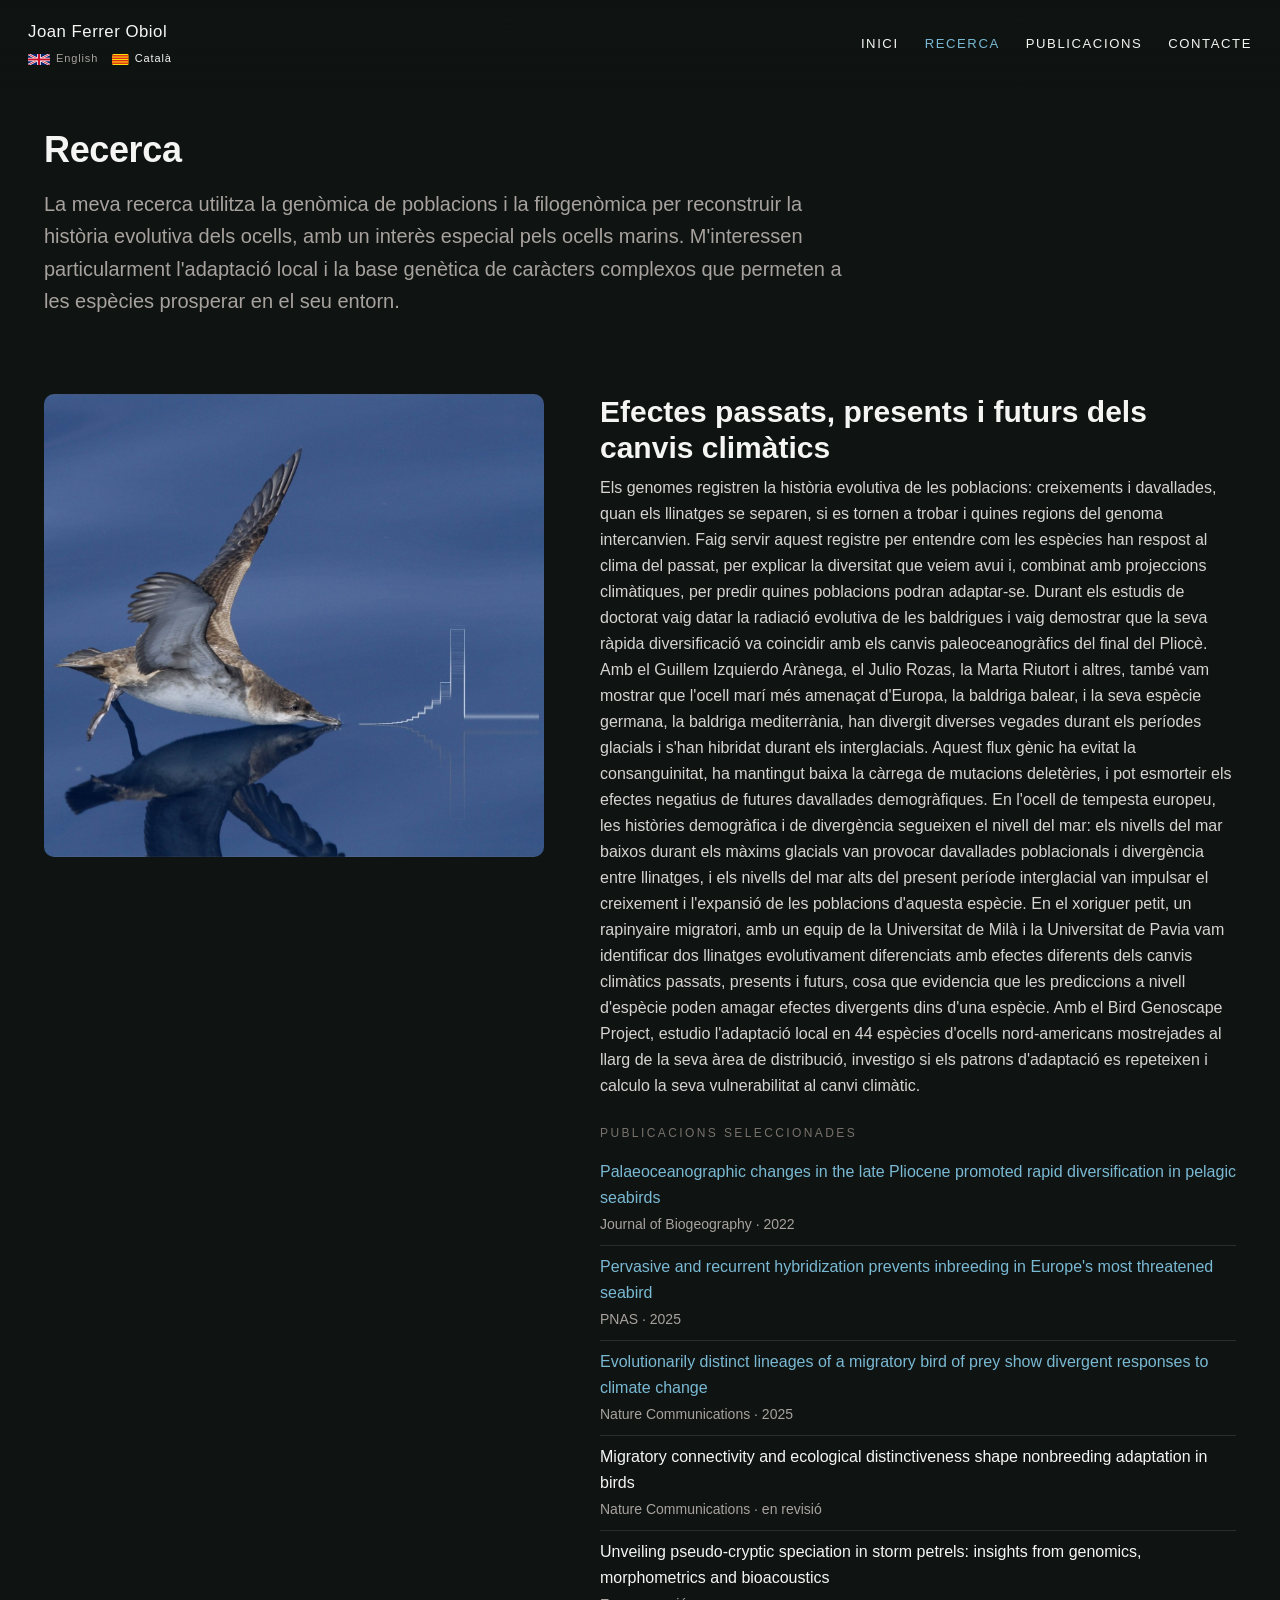
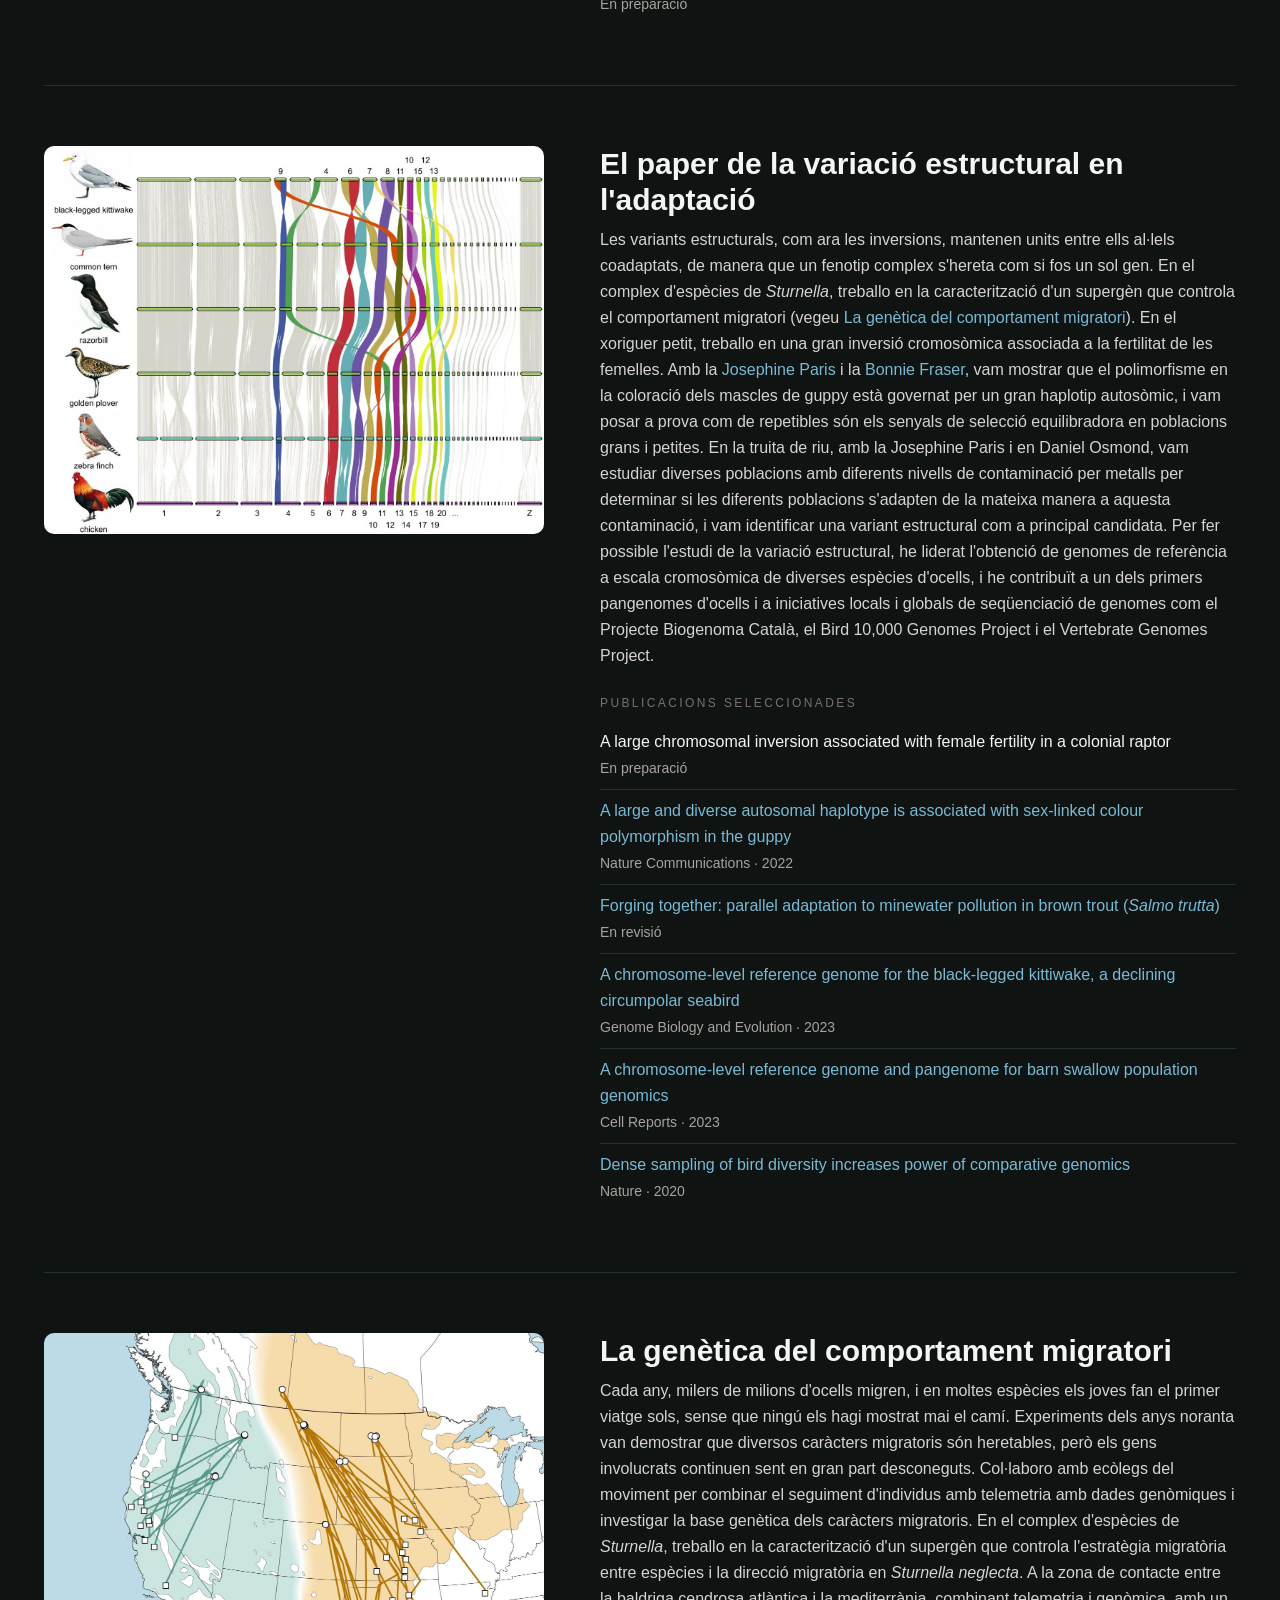
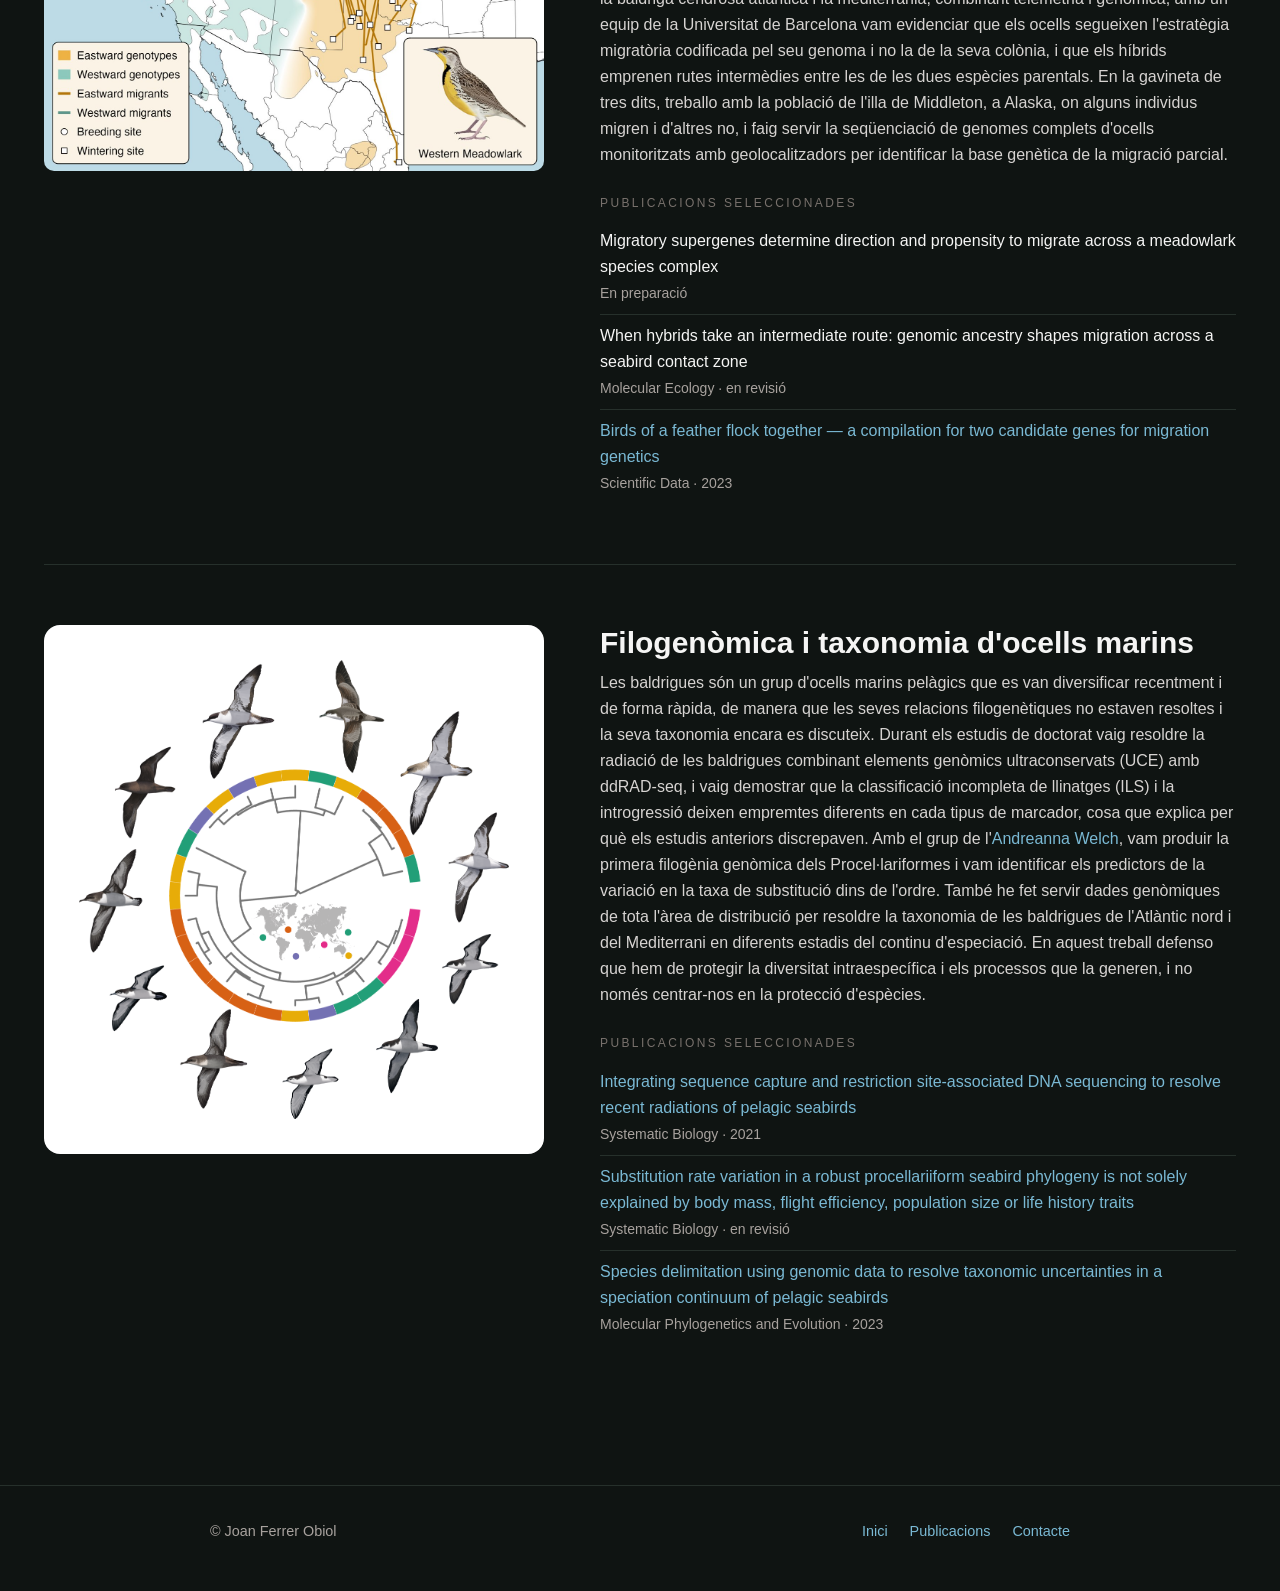
<file: ca/research.html>
<!doctype html>
<html lang="ca">
<head>
<meta charset="utf-8">
<meta name="viewport" content="width=device-width,initial-scale=1">
<title>Recerca — Joan Ferrer Obiol</title>
<link rel="stylesheet" href="../style.css">
</head>
<body>

<nav class="nav">
  <div class="brandblock">
    <a class="brand" href="index.html">Joan Ferrer Obiol</a>
    <div class="lang">
      <a href="../research.html"><svg class="flag" viewBox="0 0 60 30" aria-hidden="true"><rect width="60" height="30" fill="#012169"/><path d="M0 0L60 30M60 0L0 30" stroke="#fff" stroke-width="6"/><path d="M0 0L60 30M60 0L0 30" stroke="#C8102E" stroke-width="2.5"/><path d="M30 0v30M0 15h60" stroke="#fff" stroke-width="10"/><path d="M30 0v30M0 15h60" stroke="#C8102E" stroke-width="6"/></svg>English</a>
      <a class="on" href="research.html"><svg class="flag" viewBox="0 0 18 12" aria-hidden="true"><rect width="18" height="12" fill="#FCDD09"/><g fill="#DA121A"><rect y="1.333" width="18" height="1.333"/><rect y="4" width="18" height="1.333"/><rect y="6.667" width="18" height="1.333"/><rect y="9.333" width="18" height="1.333"/></g></svg>Català</a>
    </div>
  </div>
  <ul>
    <li><a href="index.html">Inici</a></li>
    <li><a class="active" href="research.html">Recerca</a></li>
    <li><a href="publications.html">Publicacions</a></li>
    <li><a href="contact.html">Contacte</a></li>
  </ul>
</nav>

<header class="page-head wide">
  <h1>Recerca</h1>
  <p class="lede">La meva recerca utilitza la genòmica de poblacions i la filogenòmica per reconstruir la història evolutiva dels ocells, amb un interès especial pels ocells marins. M'interessen particularment l'adaptació local i la base genètica de caràcters complexos que permeten a les espècies prosperar en el seu entorn.</p>
</header>

<main class="wrap wide">

  <!-- ───────────────────────── 1 ───────────────────────── -->
  <section class="topic" id="climate">
    <figure class="fig">
      <img src="../assets/research/climate.jpg" alt="">
    </figure>
    <div>
      <h2>Efectes passats, presents i futurs dels canvis climàtics</h2>
      <p>Els genomes registren la història evolutiva de les poblacions: creixements i davallades, quan els llinatges se separen, si es tornen a trobar i quines regions del genoma intercanvien. Faig servir aquest registre per entendre com les espècies han respost al clima del passat, per explicar la diversitat que veiem avui i, combinat amb projeccions climàtiques, per predir quines poblacions podran adaptar-se. Durant els estudis de doctorat vaig datar la radiació evolutiva de les baldrigues i vaig demostrar que la seva ràpida diversificació va coincidir amb els canvis paleoceanogràfics del final del Pliocè. Amb el Guillem Izquierdo Arànega, el Julio Rozas, la Marta Riutort i altres, també vam mostrar que l'ocell marí més amenaçat d'Europa, la baldriga balear, i la seva espècie germana, la baldriga mediterrània, han divergit diverses vegades durant els períodes glacials i s'han hibridat durant els interglacials. Aquest flux gènic ha evitat la consanguinitat, ha mantingut baixa la càrrega de mutacions deletèries, i pot esmorteir els efectes negatius de futures davallades demogràfiques. En l'ocell de tempesta europeu, les històries demogràfica i de divergència segueixen el nivell del mar: els nivells del mar baixos durant els màxims glacials van provocar davallades poblacionals i divergència entre llinatges, i els nivells del mar alts del present període interglacial van impulsar el creixement i l'expansió de les poblacions d'aquesta espècie. En el xoriguer petit, un rapinyaire migratori, amb un equip de la Universitat de Milà i la Universitat de Pavia vam identificar dos llinatges evolutivament diferenciats amb efectes diferents dels canvis climàtics passats, presents i futurs, cosa que evidencia que les prediccions a nivell d'espècie poden amagar efectes divergents dins d'una espècie. Amb el Bird Genoscape Project, estudio l'adaptació local en 44 espècies d'ocells nord-americans mostrejades al llarg de la seva àrea de distribució, investigo si els patrons d'adaptació es repeteixen i calculo la seva vulnerabilitat al canvi climàtic.</p>

      <div class="sel">
        <span class="kicker">Publicacions seleccionades</span>
        <ul>
          <li><span class="t"><a href="https://doi.org/10.1111/jbi.14291">Palaeoceanographic changes in the late Pliocene promoted rapid diversification in pelagic seabirds</a></span><span class="j">Journal of Biogeography &middot; 2022</span></li>
          <li><span class="t"><a href="https://doi.org/10.1073/pnas.2427223122">Pervasive and recurrent hybridization prevents inbreeding in Europe's most threatened seabird</a></span><span class="j">PNAS &middot; 2025</span></li>
          <li><span class="t"><a href="https://doi.org/10.1038/s41467-025-58617-5">Evolutionarily distinct lineages of a migratory bird of prey show divergent responses to climate change</a></span><span class="j">Nature Communications &middot; 2025</span></li>
          <li><span class="t">Migratory connectivity and ecological distinctiveness shape nonbreeding adaptation in birds</span><span class="j">Nature Communications &middot; en revisió</span></li>
          <li><span class="t">Unveiling pseudo-cryptic speciation in storm petrels: insights from genomics, morphometrics and bioacoustics</span><span class="j">En preparació</span></li>
        </ul>
      </div>
    </div>
  </section>

  <!-- ───────────────────────── 2 ───────────────────────── -->
  <section class="topic" id="structural-variation">
    <figure class="fig">
      <img src="../assets/research/genomes.jpg" alt="Alineaments genòmics entre quatre genomes de Charadriiformes, el diamant mandarí i el pollastre">
    </figure>
    <div>
      <h2>El paper de la variació estructural en l'adaptació</h2>
      <p>Les variants estructurals, com ara les inversions, mantenen units entre ells al·lels coadaptats, de manera que un fenotip complex s'hereta com si fos un sol gen. En el complex d'espècies de <em>Sturnella</em>, treballo en la caracterització d'un supergèn que controla el comportament migratori (vegeu <a href="#migration">La genètica del comportament migratori</a>). En el xoriguer petit, treballo en una gran inversió cromosòmica associada a la fertilitat de les femelles. Amb la <a href="https://parisjosephine.wixsite.com/josephineparis">Josephine Paris</a> i la <a href="https://experts.exeter.ac.uk/27935-bonnie-fraser">Bonnie Fraser</a>, vam mostrar que el polimorfisme en la coloració dels mascles de guppy està governat per un gran haplotip autosòmic, i vam posar a prova com de repetibles són els senyals de selecció equilibradora en poblacions grans i petites. En la truita de riu, amb la Josephine Paris i en Daniel Osmond, vam estudiar diverses poblacions amb diferents nivells de contaminació per metalls per determinar si les diferents poblacions s'adapten de la mateixa manera a aquesta contaminació, i vam identificar una variant estructural com a principal candidata. Per fer possible l'estudi de la variació estructural, he liderat l'obtenció de genomes de referència a escala cromosòmica de diverses espècies d'ocells, i he contribuït a un dels primers pangenomes d'ocells i a iniciatives locals i globals de seqüenciació de genomes com el Projecte Biogenoma Català, el Bird 10,000 Genomes Project i el Vertebrate Genomes Project.</p>

      <div class="sel">
        <span class="kicker">Publicacions seleccionades</span>
        <ul>
          <li><span class="t">A large chromosomal inversion associated with female fertility in a colonial raptor</span><span class="j">En preparació</span></li>
          <li><span class="t"><a href="https://doi.org/10.1038/s41467-022-28895-4">A large and diverse autosomal haplotype is associated with sex-linked colour polymorphism in the guppy</a></span><span class="j">Nature Communications &middot; 2022</span></li>
          <li><span class="t"><a href="https://doi.org/10.64898/2026.06.09.731039">Forging together: parallel adaptation to minewater pollution in brown trout (<em>Salmo trutta</em>)</a></span><span class="j">En revisió</span></li>
          <li><span class="t"><a href="https://doi.org/10.1093/gbe/evad153">A chromosome-level reference genome for the black-legged kittiwake, a declining circumpolar seabird</a></span><span class="j">Genome Biology and Evolution &middot; 2023</span></li>
          <li><span class="t"><a href="https://doi.org/10.1016/j.celrep.2023.111992">A chromosome-level reference genome and pangenome for barn swallow population genomics</a></span><span class="j">Cell Reports &middot; 2023</span></li>
          <li><span class="t"><a href="https://doi.org/10.1038/s41586-020-2873-9">Dense sampling of bird diversity increases power of comparative genomics</a></span><span class="j">Nature &middot; 2020</span></li>
        </ul>
      </div>
    </div>
  </section>

  <!-- ───────────────────────── 3 ───────────────────────── -->
  <section class="topic" id="migration">
    <figure class="fig">
      <img src="../assets/research/migration.jpg" alt="">
    </figure>
    <div>
      <h2>La genètica del comportament migratori</h2>
      <p>Cada any, milers de milions d'ocells migren, i en moltes espècies els joves fan el primer viatge sols, sense que ningú els hagi mostrat mai el camí. Experiments dels anys noranta van demostrar que diversos caràcters migratoris són heretables, però els gens involucrats continuen sent en gran part desconeguts. Col·laboro amb ecòlegs del moviment per combinar el seguiment d'individus amb telemetria amb dades genòmiques i investigar la base genètica dels caràcters migratoris. En el complex d'espècies de <em>Sturnella</em>, treballo en la caracterització d'un supergèn que controla l'estratègia migratòria entre espècies i la direcció migratòria en <em>Sturnella neglecta</em>. A la zona de contacte entre la baldriga cendrosa atlàntica i la mediterrània, combinant telemetria i genòmica, amb un equip de la Universitat de Barcelona vam evidenciar que els ocells segueixen l'estratègia migratòria codificada pel seu genoma i no la de la seva colònia, i que els híbrids emprenen rutes intermèdies entre les de les dues espècies parentals. En la gavineta de tres dits, treballo amb la població de l'illa de Middleton, a Alaska, on alguns individus migren i d'altres no, i faig servir la seqüenciació de genomes complets d'ocells monitoritzats amb geolocalitzadors per identificar la base genètica de la migració parcial.</p>

      <div class="sel">
        <span class="kicker">Publicacions seleccionades</span>
        <ul>
          <li><span class="t">Migratory supergenes determine direction and propensity to migrate across a meadowlark species complex</span><span class="j">En preparació</span></li>
          <li><span class="t">When hybrids take an intermediate route: genomic ancestry shapes migration across a seabird contact zone</span><span class="j">Molecular Ecology &middot; en revisió</span></li>
          <li><span class="t"><a href="https://doi.org/10.1038/s41597-023-02717-8">Birds of a feather flock together — a compilation for two candidate genes for migration genetics</a></span><span class="j">Scientific Data &middot; 2023</span></li>
        </ul>
      </div>
    </div>
  </section>

  <!-- ───────────────────────── 4 ───────────────────────── -->
  <section class="topic" id="phylogenomics">
    <figure class="fig art">
      <img src="../assets/research/phylogenomics.png" alt="Filogènia circular de les baldrigues amb il·lustracions de les espècies">
    </figure>
    <div>
      <h2>Filogenòmica i taxonomia d'ocells marins</h2>
      <p>Les baldrigues són un grup d'ocells marins pelàgics que es van diversificar recentment i de forma ràpida, de manera que les seves relacions filogenètiques no estaven resoltes i la seva taxonomia encara es discuteix. Durant els estudis de doctorat vaig resoldre la radiació de les baldrigues combinant elements genòmics ultraconservats (UCE) amb ddRAD-seq, i vaig demostrar que la classificació incompleta de llinatges (ILS) i la introgressió deixen empremtes diferents en cada tipus de marcador, cosa que explica per què els estudis anteriors discrepaven. Amb el grup de l'<a href="https://sites.google.com/site/andreannajwelch/">Andreanna Welch</a>, vam produir la primera filogènia genòmica dels Procel·lariformes i vam identificar els predictors de la variació en la taxa de substitució dins de l'ordre. També he fet servir dades genòmiques de tota l'àrea de distribució per resoldre la taxonomia de les baldrigues de l'Atlàntic nord i del Mediterrani en diferents estadis del continu d'especiació. En aquest treball defenso que hem de protegir la diversitat intraespecífica i els processos que la generen, i no només centrar-nos en la protecció d'espècies.</p>

      <div class="sel">
        <span class="kicker">Publicacions seleccionades</span>
        <ul>
          <li><span class="t"><a href="https://doi.org/10.1093/sysbio/syaa101">Integrating sequence capture and restriction site-associated DNA sequencing to resolve recent radiations of pelagic seabirds</a></span><span class="j">Systematic Biology &middot; 2021</span></li>
          <li><span class="t"><a href="https://doi.org/10.1101/2021.07.27.453752">Substitution rate variation in a robust procellariiform seabird phylogeny is not solely explained by body mass, flight efficiency, population size or life history traits</a></span><span class="j">Systematic Biology &middot; en revisió</span></li>
          <li><span class="t"><a href="https://doi.org/10.1016/j.ympev.2022.107671">Species delimitation using genomic data to resolve taxonomic uncertainties in a speciation continuum of pelagic seabirds</a></span><span class="j">Molecular Phylogenetics and Evolution &middot; 2023</span></li>
        </ul>
      </div>
    </div>
  </section>

</main>

<footer class="foot">
  <div class="in">
    <span>&copy; Joan Ferrer Obiol</span>
    <a href="index.html">Inici</a>
    <a href="publications.html">Publicacions</a>
    <a href="contact.html">Contacte</a>
  </div>
</footer>

</body>
</html>
</file>
<file: style.css>
:root {
  --bg: #0f1412;
  --bg-2: #161d1a;
  --ink: #f5f5f4;          /* headings  (Enbody: stone-100) */
  --text: #d6d3d1;         /* body text (stone-300) */
  --muted: #a8a29e;        /* secondary (stone-400) */
  --dim: #78716c;          /* kickers   (stone-500) */
  --line: #26302b;
  --accent: #7ab9d4;       /* sea blue: same lightness as the old green, hue 150 -> 198 */
  --accent-2: #24607a;
  --max: 860px;
}

* { box-sizing: border-box; }

html { scroll-behavior: smooth; }

body {
  margin: 0;
  background: var(--bg);
  color: var(--text);
  font: 16px/1.625 "Helvetica Neue", Helvetica, Inter, system-ui, -apple-system, Arial, sans-serif;
  -webkit-font-smoothing: antialiased;
}

a { color: var(--accent); text-decoration: none; }
a:hover { text-decoration: underline; }

/* ── nav ─────────────────────────────────────────────────────────── */
.nav {
  position: fixed; inset: 0 0 auto 0; z-index: 10;
  display: flex; align-items: center; justify-content: space-between;
  padding: 18px 28px;
  background: linear-gradient(rgba(15,20,18,.85), rgba(15,20,18,0));
}
.nav .brand { color: var(--ink); font-weight: 300; font-size: 1.05rem; letter-spacing: .03em; }
.nav .brand:hover { text-decoration: none; color: var(--accent); }
/* language switch under the name */
.nav .brandblock { display: flex; flex-direction: column; gap: 5px; }
.nav .lang { display: flex; gap: 14px; font-size: 11px; letter-spacing: .08em; }
.nav .lang a { color: var(--muted); display: inline-flex; align-items: center; gap: 6px; }
.nav .lang a.on { color: var(--ink); }
.nav .lang a:hover { color: var(--accent); text-decoration: none; }
.nav .lang .flag { height: 11px; width: auto; display: block; border-radius: 1.5px; }
.nav ul { list-style: none; margin: 0; padding: 0; display: flex; gap: 26px; }
.nav li a {
  color: var(--ink); font-size: .82rem; letter-spacing: .12em; text-transform: uppercase;
}
.nav li a.active, .nav li a:hover { color: var(--accent); text-decoration: none; }

/* ── hero (home) ─────────────────────────────────────────────────── */
.hero {
  min-height: 58vh;
  display: grid; place-items: center;
  padding: 120px 24px 60px;
  background:
    linear-gradient(rgba(10,14,12,.28), rgba(10,14,12,.10) 40%, rgba(15,20,18,.55)),
    url("assets/hero.jpg") center 58%/cover no-repeat,
    radial-gradient(120% 90% at 30% 20%, #1e3a2f 0%, #0f1412 60%);
}
.hero .panel {
  max-width: 640px; text-align: center;
  padding: 44px 40px;
  background: rgba(15,20,18,.55);
  border: 1px solid rgba(232,230,225,.12);
  backdrop-filter: blur(4px);
}
/* full-screen variant: the photo fills the viewport and the text sits in a
   translucent box, so the image stays visible behind it */
.hero-full {
  min-height: 100vh;
  padding: 110px 24px 70px;
  /* box sits lower right, over open sea: the bird (centre, head at ~55%)
     and its far wing (rising to the top right) stay in view */
  justify-items: end; align-items: end;
  padding-right: max(20px, 3vw); padding-bottom: 17vh;
  background:
    linear-gradient(rgba(10,14,12,.30), rgba(10,14,12,.06) 35%, rgba(10,14,12,.20)),
    url("assets/hero.jpg") 60% 58%/cover no-repeat,
    radial-gradient(120% 90% at 30% 20%, #1e3a2f 0%, #0f1412 60%);
}
.hero-full .panel.blurb {
  width: min(540px, 100%); text-align: left; padding: 32px 34px 26px;
  border-radius: 14px;
  background: rgba(15,20,18,.40);
  border: 1px solid rgba(232,230,225,.14);
  backdrop-filter: blur(3px); -webkit-backdrop-filter: blur(3px);
  text-shadow: 0 1px 2px rgba(0,0,0,.35);
}
.hero-full .panel.blurb p { font-size: 1.02rem; line-height: 1.6; margin: 0 0 1em; }
.hero-full .panel.blurb p:last-child { margin-bottom: 0; }
.hero-full .panel.blurb .more { font-size: .95rem; color: var(--ink); opacity: .85; }
.hero h1 { margin: 0 0 .2em; font-size: 2.4rem; font-weight: 600; letter-spacing: -.01em; }
.hero .role { margin: 0 0 1.2em; color: var(--muted); font-size: 1rem; letter-spacing: .04em; }
.hero .tag { margin: 0; font-size: 1.05rem; }

/* ── page header (research / publications) ───────────────────────── */
.page-head { padding: 130px 24px 20px; max-width: var(--max); margin: 0 auto; }
.kicker {
  display: block; margin: 0 0 .6em;
  color: var(--dim); font-size: 12px; letter-spacing: .2em; text-transform: uppercase;
}
.page-head h1 { margin: 0 0 .5em; color: var(--ink); font-size: 36px; line-height: 1.1; font-weight: 600; letter-spacing: -.01em; }
.page-head .lede { color: var(--muted); font-size: 20px; line-height: 1.625; max-width: 720px; margin: 0; }

/* ── content ─────────────────────────────────────────────────────── */
.wrap { max-width: var(--max); margin: 0 auto; padding: 40px 24px 60px; }

/* home blurb */
.blurb { padding-top: 56px; }
.blurb p { font-size: 1.22rem; line-height: 1.7; margin: 0 0 1.3em; max-width: 780px; }
.blurb .more { font-size: 1rem; color: var(--muted); }

/* contact */
.contact { display: grid; grid-template-columns: 320px 1fr; gap: 48px; align-items: start; }
.contact img { width: 320px; height: 320px; object-fit: cover; border-radius: 10px; background: var(--bg-2); }
.contact p { margin: 0 0 1em; }
.contact .links { margin-top: 18px; flex-direction: column; gap: 10px; }
.contact .links a { font-size: 1.05rem; }

/* research page is wider than the others, with a large image column */
.page-head.wide, .wrap.wide { max-width: 1240px; }
.page-head.wide .lede { max-width: 820px; }

/* research topics: image column + text column, Enbody-style */
.topic { display: grid; grid-template-columns: 500px 1fr; gap: 56px; align-items: start;
         padding: 60px 0; border-top: 1px solid var(--line); }
.topic:first-of-type { border-top: 0; padding-top: 16px; }
.topic .fig { position: sticky; top: 90px; margin: 0; }
.topic .fig img { width: 100%; height: auto; border-radius: 10px; display: block; }
.topic .fig .ph { width: 100%; aspect-ratio: 4/5; border-radius: 10px; border: 1px dashed var(--muted);
                  display: grid; place-items: center; text-align: center; padding: 20px;
                  color: var(--muted); font-size: .85rem; line-height: 1.4; }
.topic .fig figcaption { margin-top: 8px; color: var(--muted); font-size: .8rem; }
/* transparent illustrations: shown whole on a translucent light card */
.topic .fig.art img { border-radius: 16px;
  padding: 7%; background: #fff; }
.topic h2 { margin: 0 0 .3em; color: var(--ink); font-size: 30px; line-height: 1.2; font-weight: 600; }
.topic .tagline { margin: 0 0 1em; color: var(--muted); }
.topic p { margin: 0 0 1em; color: var(--text); font-size: 16px; line-height: 1.625; }
.topic h3 { margin: 1.6em 0 .35em; color: var(--ink); font-size: 20px; font-weight: 500; }
.topic h3 + p { color: var(--muted); font-size: 14px; line-height: 1.625; }
.topic .sel { margin-top: 1.6em; }
.topic .sel .kicker { margin-bottom: .6em; }
.topic .sel ul { list-style: none; margin: 0; padding: 0; }
.topic .sel li { padding: 8px 0; border-top: 1px solid var(--line); }
.topic .sel li:first-child { border-top: 0; }
.topic .sel .t { display: block; color: var(--ink); }
.topic .sel .j { color: var(--muted); font-size: 14px; }
/* wide (landscape) figures go above the text instead of beside it */
.topic.wide { grid-template-columns: 1fr; gap: 26px; }
.topic.wide .fig { position: static; }
.topic.wide .fig img { background: #fff; padding: 2.5%; border-radius: 12px; }
@media (max-width: 1100px) {
  .topic { grid-template-columns: 400px 1fr; gap: 40px; }
}
@media (max-width: 760px) {
  .topic { grid-template-columns: 1fr; gap: 20px; }
  .topic .fig { position: static; max-width: 420px; }
}

.topic { scroll-margin-top: 84px; }   /* anchors land below the fixed nav */

/* home: "What I study" cards */
.study { padding: 72px 24px 84px; }
.study .in { max-width: 1100px; margin: 0 auto; text-align: center; }
.study .kicker { color: var(--accent); font-weight: 300; font-size: 14px; letter-spacing: .25em; margin-bottom: .5em; }
.study h2 { margin: 0 0 44px; color: var(--ink); font-size: 36px; line-height: 1.1; font-weight: 600; }
.study .grid { display: grid; grid-template-columns: repeat(4, 1fr); gap: 30px; }
.study .card { display: block; color: var(--ink); }
.study .card:hover { text-decoration: none; }
.study .card h3 { margin: 0 0 16px; min-height: 3.9em; font-size: 18px; line-height: 1.3; font-weight: 600;
                  display: flex; align-items: flex-end; justify-content: center; }
/* one box size for all four, shaped exactly like the shearwater photo
   (1400 x 1299) so that photo fills its box edge to edge; the three
   white-backed figures are fitted inside whole, and their margins are white
   on white */
.study .card img { display: block; width: 100%; aspect-ratio: 1400 / 1297; object-fit: contain; border-radius: 10px;
                   background: #fff; transition: filter .2s ease; }
.study .card:hover img { filter: brightness(.65); }
@media (max-width: 760px) {
  .study .grid { grid-template-columns: repeat(2, 1fr); gap: 20px; }
  .study .card h3 { font-size: 16px; }
}

/* coming soon */
.soon { padding: 40px 0 80px; color: var(--muted); font-size: 1.15rem; max-width: 640px; }

.about { display: grid; grid-template-columns: 180px 1fr; gap: 36px; align-items: start; }
.about img, .about .photo {
  width: 180px; height: 180px; object-fit: cover; border-radius: 50%;
  background: var(--bg-2); border: 1px solid var(--line);
}
.about p { margin: 0 0 1.1em; }

.links { display: flex; flex-wrap: wrap; gap: 8px 22px; margin: 28px 0 0; padding: 0; list-style: none; }
.links a { font-size: .92rem; letter-spacing: .02em; }

/* research themes */
.theme { padding: 44px 0; border-top: 1px solid var(--line); }
.theme:first-of-type { border-top: 0; padding-top: 12px; }
.theme h2 { margin: 0 0 .15em; font-size: 1.55rem; font-weight: 600; }
.theme .tagline { margin: 0 0 1em; color: var(--muted); }
.theme p { margin: 0 0 1em; }
.theme .sel { margin-top: 1.4em; }
.theme .sel .kicker { margin-bottom: .8em; }
.theme .sel ul { list-style: none; margin: 0; padding: 0; }
.theme .sel li { padding: 9px 0; border-top: 1px solid var(--line); }
.theme .sel li:first-child { border-top: 0; }
.theme .sel .t { display: block; }
.theme .sel .j { color: var(--muted); font-size: .9rem; }

/* publications */
.pub-tools { margin: 0 0 8px; font-size: .92rem; }
.pub-tools a { margin-right: 18px; }
.year { margin: 44px 0 6px; font-size: 1.3rem; font-weight: 600; color: var(--accent); }
.year.first { margin-top: 12px; }
.pub { padding: 18px 0; border-top: 1px solid var(--line); }
.pub .t { display: block; color: var(--ink); font-weight: 600; font-size: 16px; line-height: 1.4; }
.pub .a { display: block; color: var(--muted); font-size: 14px; margin-top: 4px; }
.pub .a b { color: var(--text); font-weight: 600; }
.pub .j { display: block; color: var(--muted); font-size: 14px; margin-top: 4px; }
.pub .j em { font-style: italic; }
.pub .s { display: block; margin-top: 8px; color: var(--text); font-size: 15px; }
.pub .note { color: var(--muted); }

/* footer */
.foot {
  border-top: 1px solid var(--line); margin-top: 20px;
  padding: 34px 24px 48px; color: var(--muted); font-size: .9rem;
}
.foot .in { max-width: var(--max); margin: 0 auto; display: flex; flex-wrap: wrap; gap: 8px 22px; align-items: center; }
.foot .in span { margin-right: auto; }

@media (max-width: 640px) {
  .nav { padding: 12px 18px; flex-wrap: wrap; gap: 6px 0; }
  .nav ul { gap: 14px; flex-wrap: wrap; }
  .nav li a { font-size: .74rem; letter-spacing: .08em; }
  .hero-full { padding: 96px 16px 40px; justify-items: center; background-position: 62% 50%; }
  .hero-full .panel.blurb { padding: 22px 20px 18px; }
  .hero-full .panel.blurb p { font-size: .98rem; }
  .hero h1 { font-size: 1.9rem; }
  .hero .panel { padding: 30px 22px; }
  .page-head { padding-top: 105px; }
  .page-head h1 { font-size: 2rem; }
  .about { grid-template-columns: 1fr; }
  .about img, .about .photo { width: 140px; height: 140px; }
  .contact { grid-template-columns: 1fr; }
  .contact img { width: 240px; height: 240px; }
  .blurb p { font-size: 1.1rem; }
}
</file>
